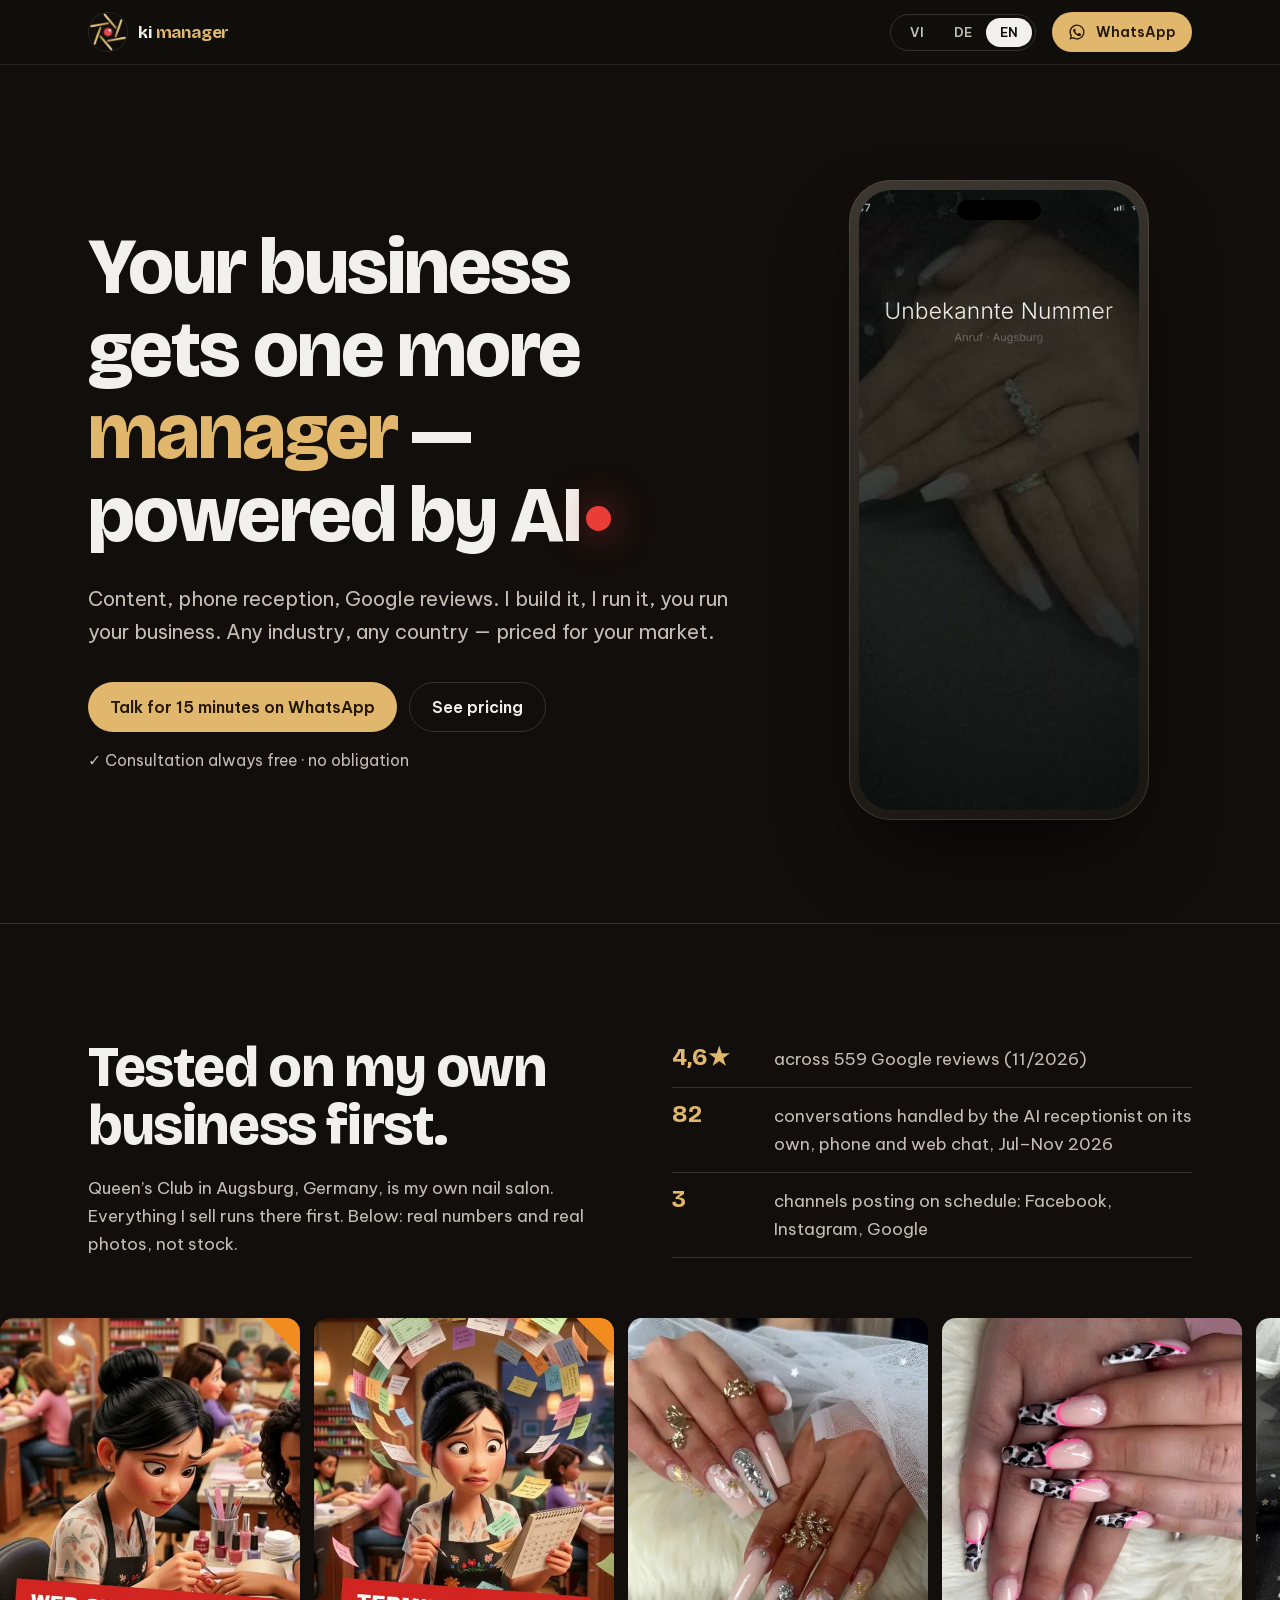
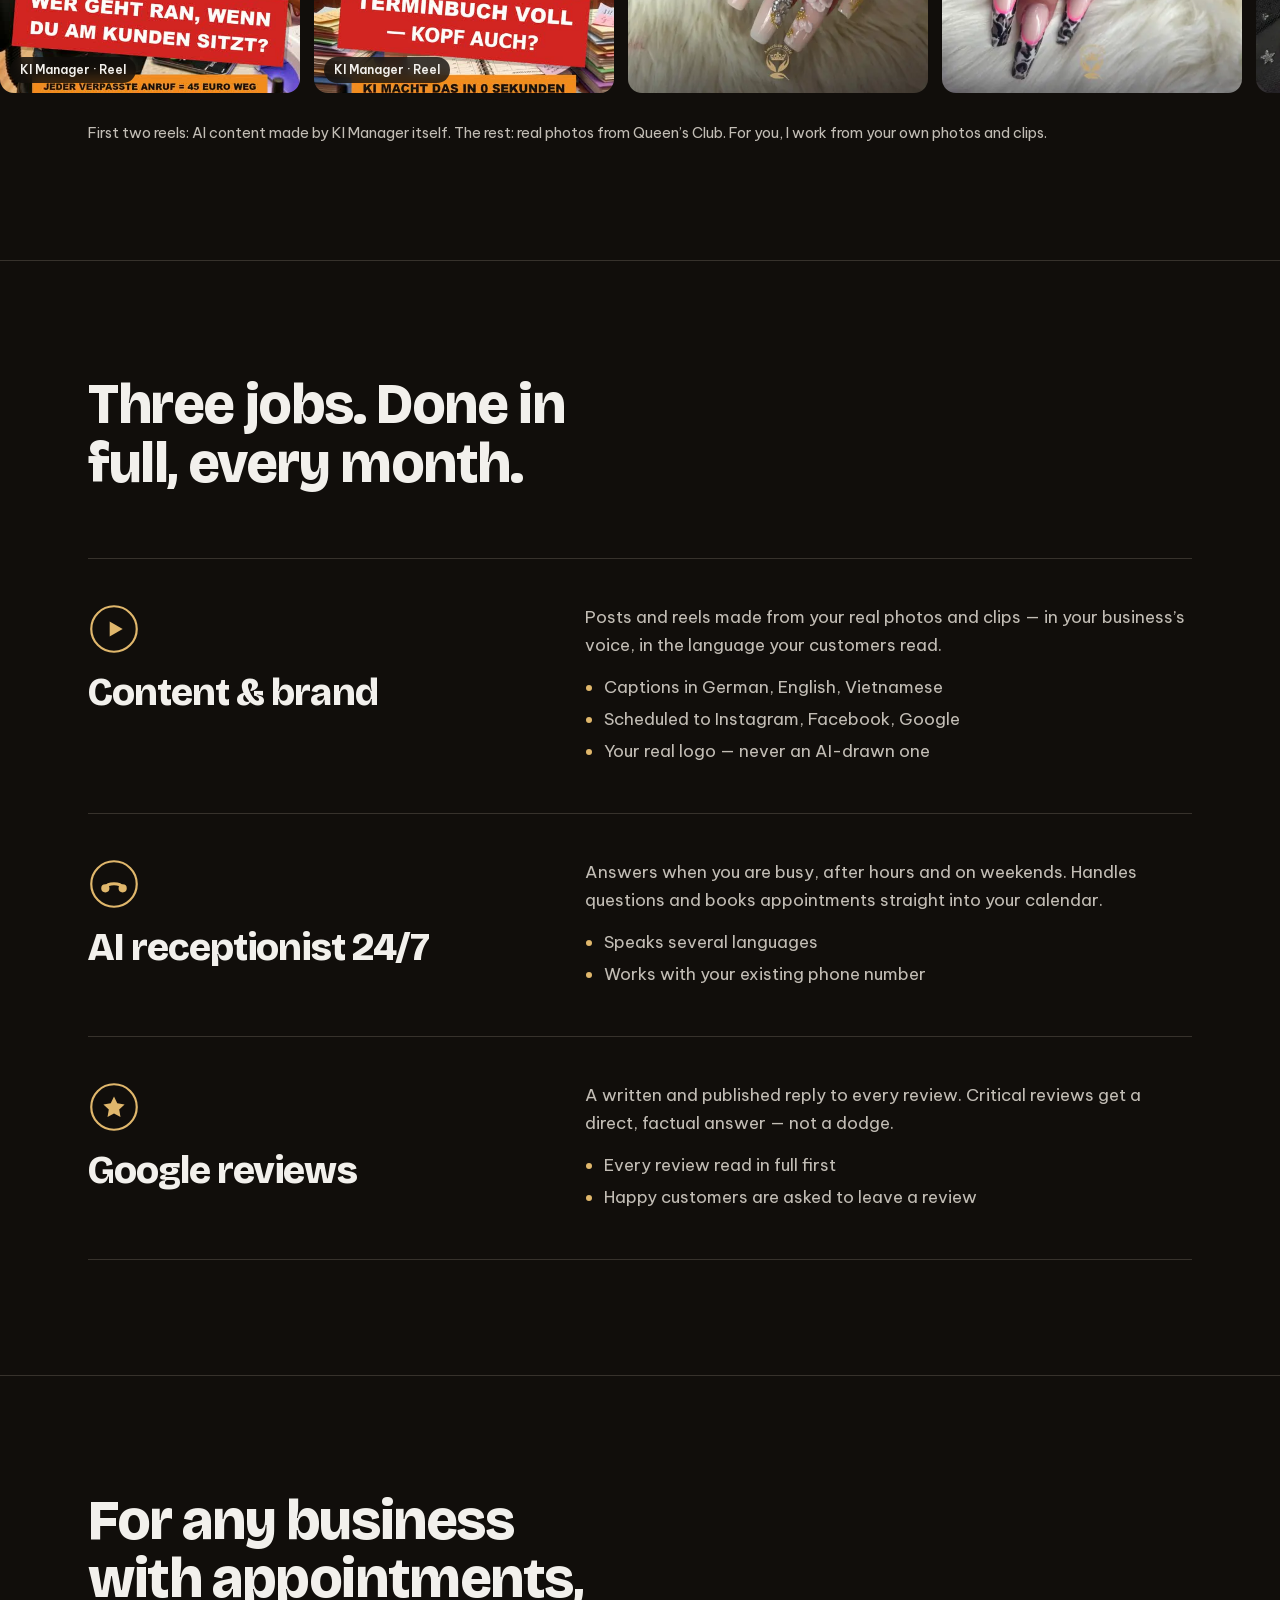
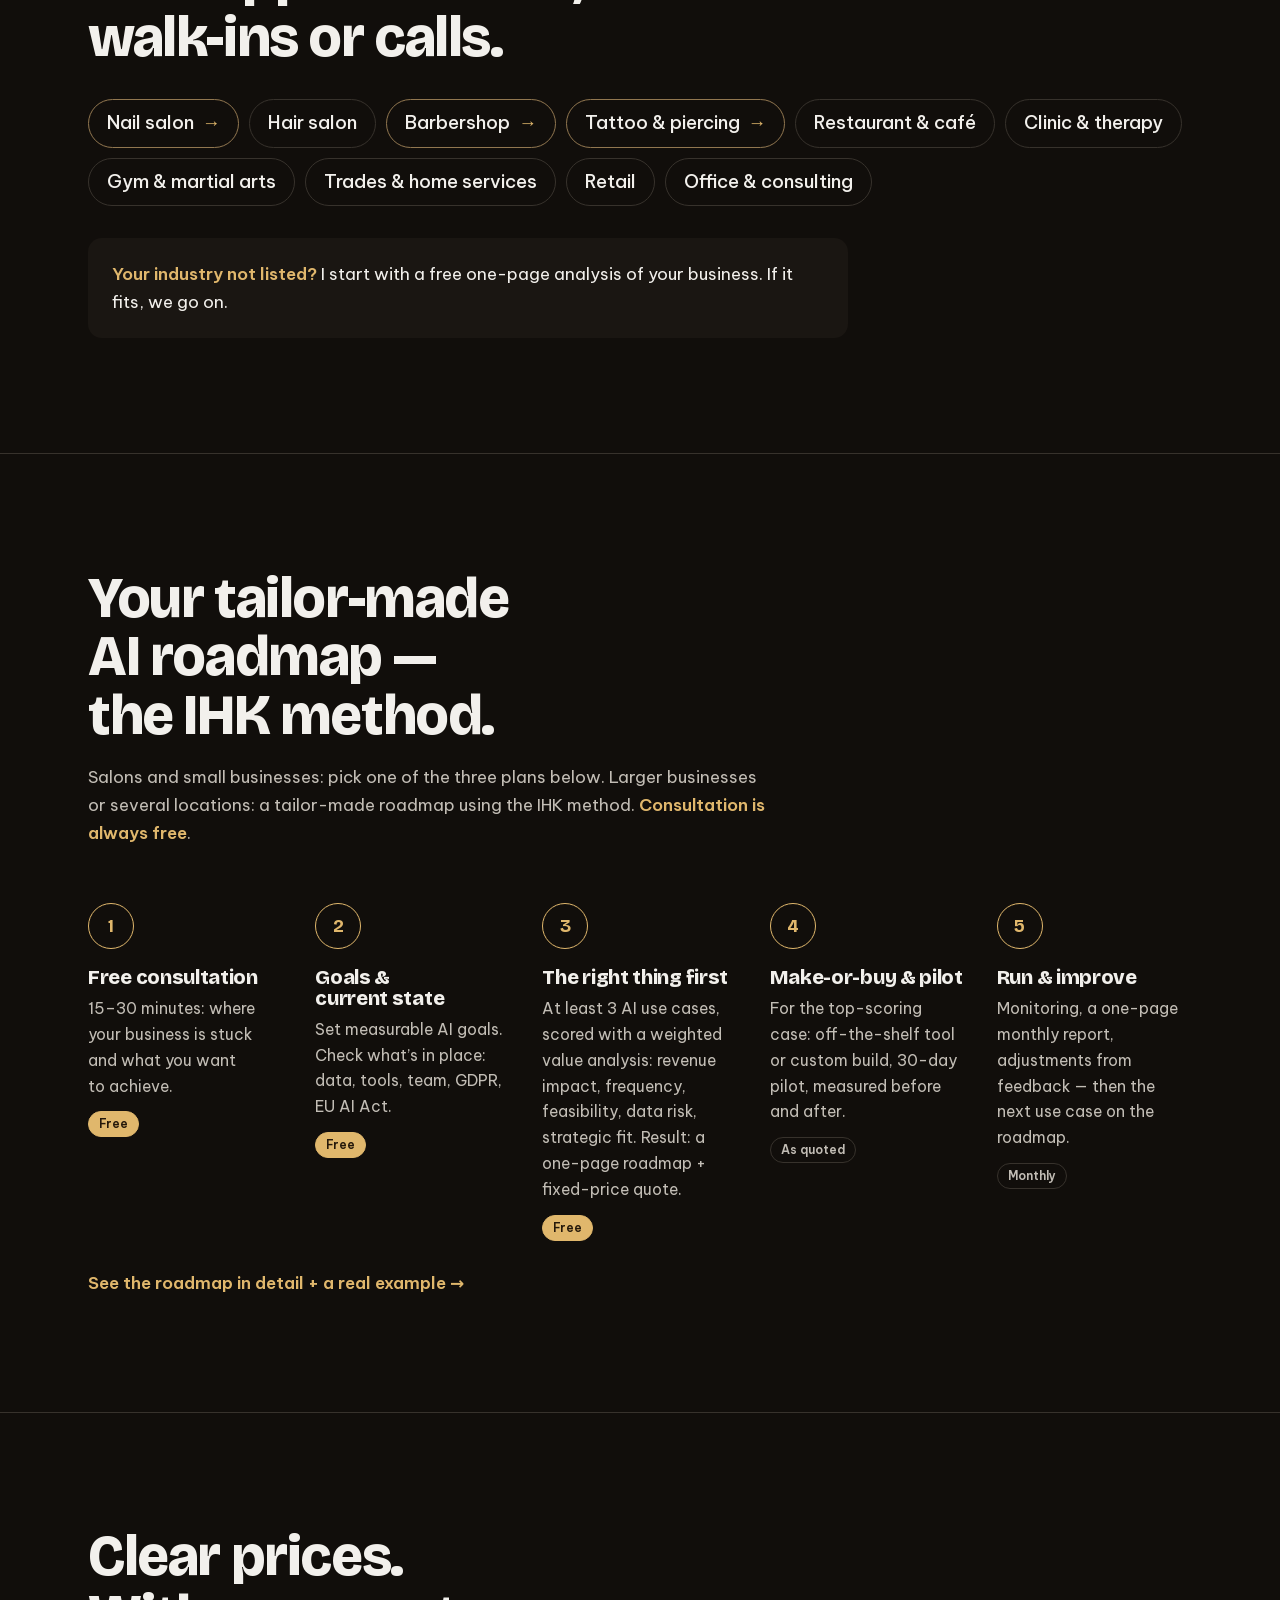
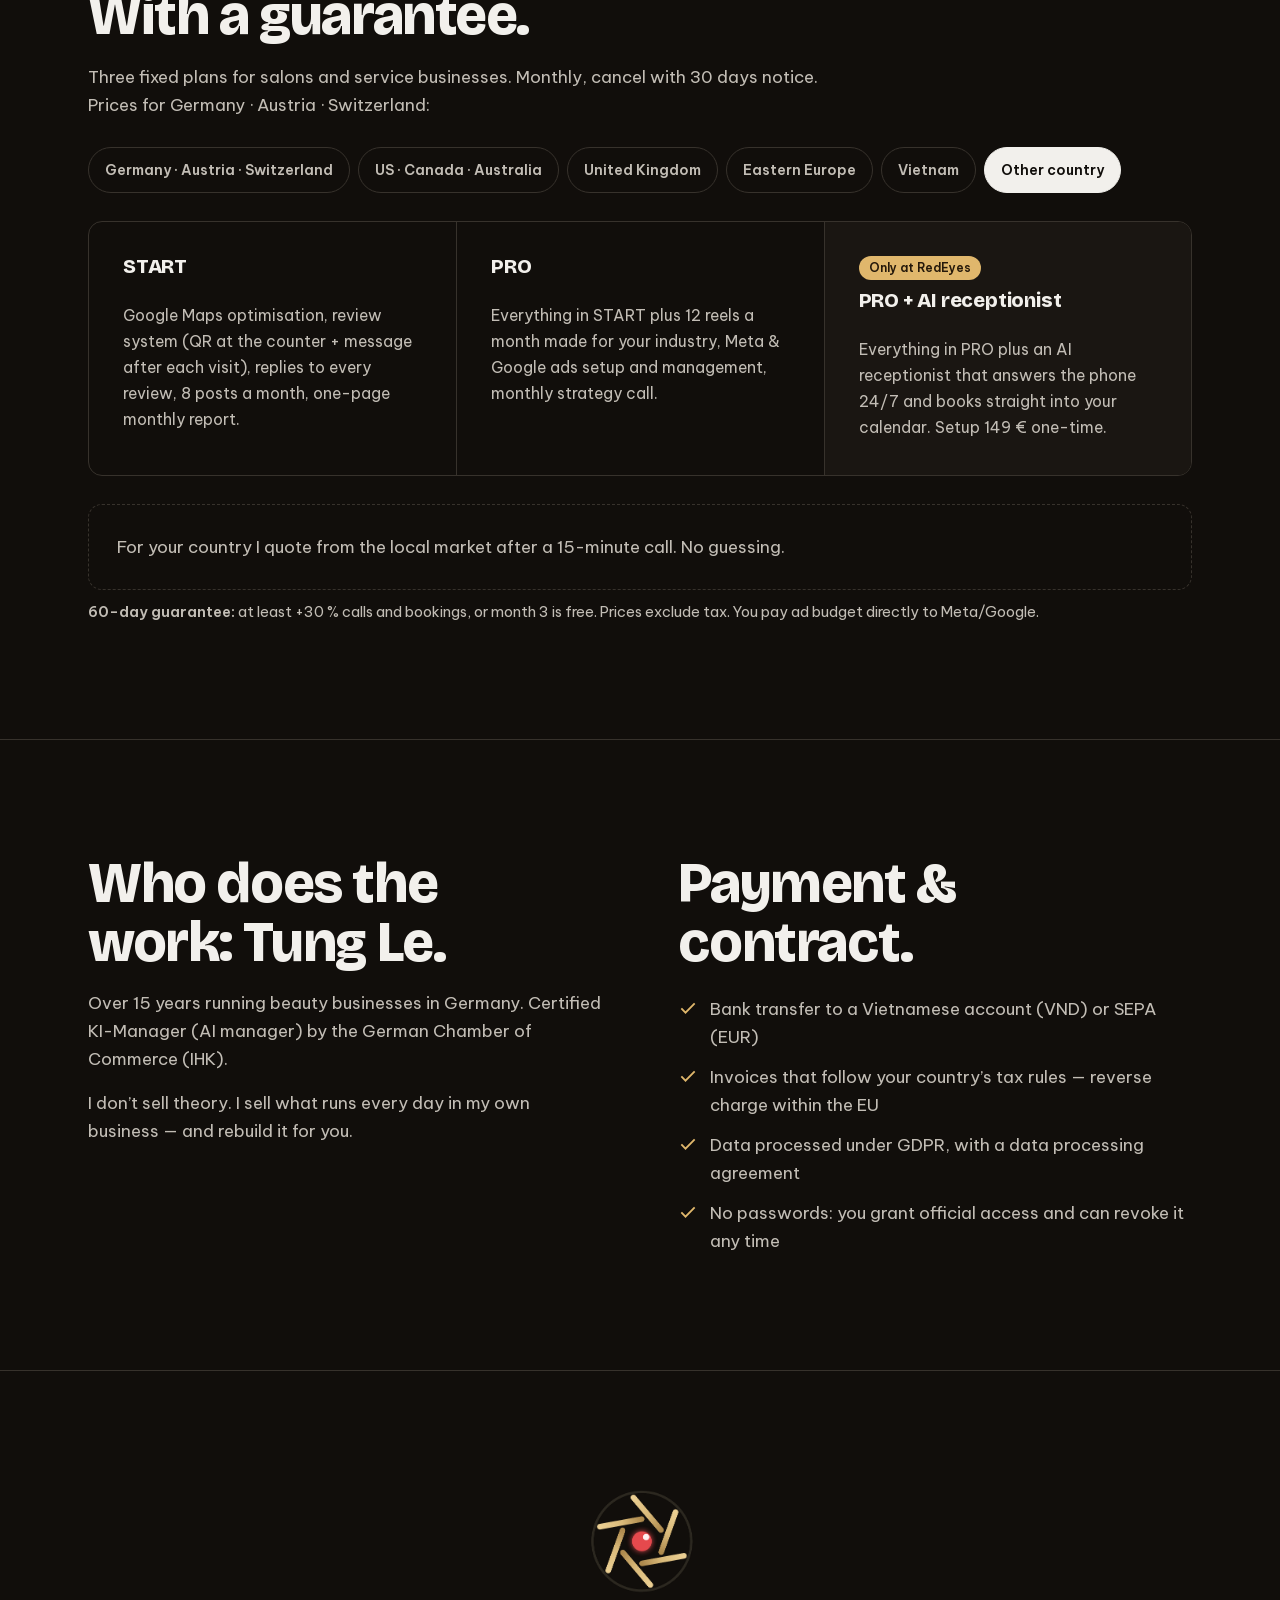
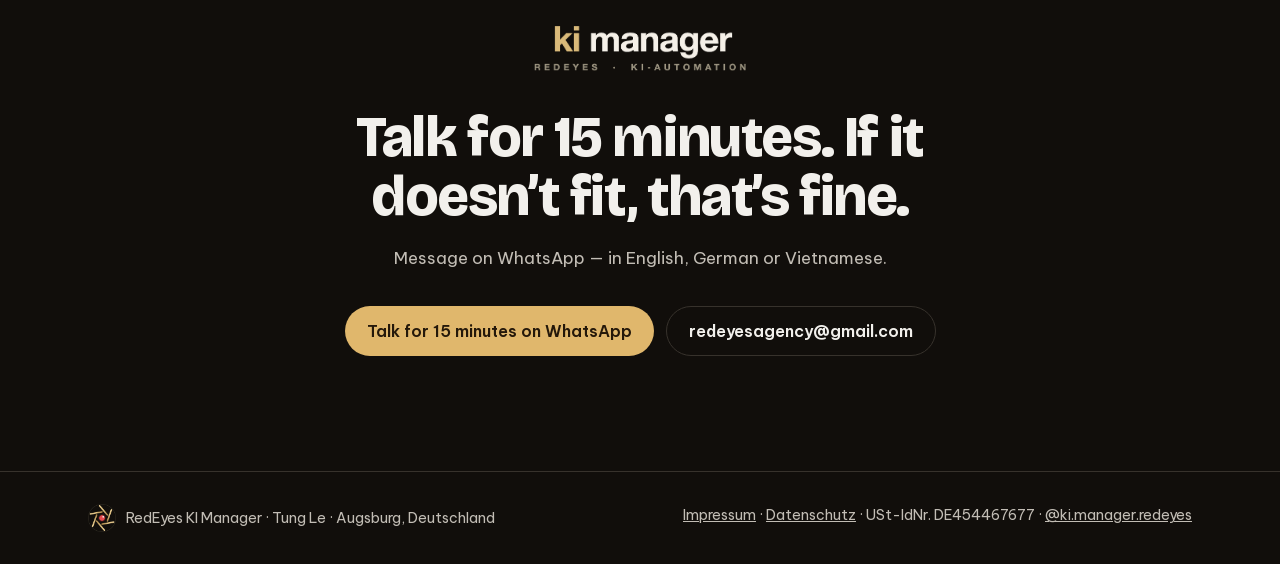
<file: index.html>
<!doctype html>
<html lang="vi">
<head>
<meta charset="utf-8">
<meta name="viewport" content="width=device-width, initial-scale=1, viewport-fit=cover">
<title>RedEyes KI Manager</title>
<meta name="description" content="Nội dung, lễ tân AI và đánh giá Google cho doanh nghiệp mọi ngành. Thử trên tiệm của chính mình trước.">
<meta name="theme-color" content="#16130f">
<link rel="stylesheet" href="fonts/fonts.css">
<link rel="icon" type="image/png" sizes="32x32" href="media/icon-32.png">
<link rel="icon" type="image/png" sizes="192x192" href="media/icon-192.png">
<link rel="apple-touch-icon" href="media/apple-touch-icon.png">
<meta property="og:image" content="https://redeyes-kimanager.github.io/ki-manager/media/og-ki-manager.png">
<meta property="og:image:width" content="1200"><meta property="og:image:height" content="630">
<meta name="twitter:card" content="summary_large_image">
<style>
:root{
  --bg: oklch(0.165 0.008 70);
  --bg-2: oklch(0.205 0.01 70);
  --line: oklch(0.32 0.012 70);
  --ink: oklch(0.955 0.006 80);
  --ink-2: oklch(0.80 0.012 80);
  --gold: oklch(0.80 0.105 82);
  --gold-ink: oklch(0.22 0.03 70);
  --red: oklch(0.62 0.21 27);
  --r: 14px;
  --gut: clamp(16px, 4vw, 48px);
  --max: 1200px;
  --ease: cubic-bezier(.22,1,.36,1);
  --z-sticky: 10;
  color-scheme: dark;
}
*{box-sizing:border-box}
html{-webkit-text-size-adjust:100%;scroll-behavior:smooth}
body{margin:0;background:var(--bg);color:var(--ink);font:400 17px/1.65 "Be Vietnam Pro",system-ui,sans-serif;-webkit-font-smoothing:antialiased}
img,video{display:block;max-width:100%}
a{color:inherit}
h1,h2,h3{font-family:"Bricolage Grotesque",system-ui,sans-serif;font-weight:800;line-height:1.04;letter-spacing:-0.025em;margin:0;text-wrap:balance}
p{margin:0;text-wrap:pretty}
.wrap{max-width:var(--max);margin:0 auto;padding-left:max(var(--gut), env(safe-area-inset-left, 0px));padding-right:max(var(--gut), env(safe-area-inset-right, 0px))}
.skip{position:absolute;left:-9999px}
.skip:focus{left:16px;top:16px;background:var(--gold);color:var(--gold-ink);padding:8px 14px;border-radius:8px;z-index:20}
:focus-visible{outline:2px solid var(--gold);outline-offset:3px;border-radius:6px}

/* header */
body::before{content:"";position:fixed;inset:0 0 auto;height:env(safe-area-inset-top, 0px);z-index:var(--z-sticky);background:var(--bg)}
header{position:sticky;top:env(safe-area-inset-top, 0px);z-index:var(--z-sticky);background:color-mix(in oklch, var(--bg) 86%, transparent);backdrop-filter:saturate(1.2) blur(12px);-webkit-backdrop-filter:saturate(1.2) blur(12px);border-bottom:1px solid color-mix(in oklch, var(--line) 60%, transparent)}
.bar{display:flex;align-items:center;gap:16px;height:64px}
.brand{display:flex;align-items:center;gap:10px;text-decoration:none;margin-right:auto}
.brand img{width:36px;height:36px}
.brand b{font:700 17px/1 "Bricolage Grotesque";letter-spacing:-.01em;white-space:nowrap}
.brand b i{font-style:normal;color:var(--gold)}
.lang{display:flex;border:1px solid var(--line);border-radius:999px;padding:3px}
.lang button{all:unset;cursor:pointer;font:600 13px/1 "Be Vietnam Pro";padding:8px 11px;border-radius:999px;color:var(--ink-2);min-width:24px;text-align:center}
.lang button[aria-pressed="true"]{background:var(--ink);color:var(--bg)}
.btn{display:inline-flex;align-items:center;gap:10px;font:600 16px/1 "Be Vietnam Pro";text-decoration:none;padding:16px 22px;border-radius:999px;background:var(--gold);color:var(--gold-ink);transition:transform .25s var(--ease),background .25s var(--ease);min-height:48px}
.btn:hover{transform:translateY(-1px);background:oklch(0.85 0.1 82)}
.btn:active{transform:translateY(0)}
.btn.ghost{background:transparent;color:var(--ink);border:1px solid var(--line)}
.btn.ghost:hover{background:var(--bg-2)}
.btn svg{width:18px;height:18px;flex:none}
.bar .btn{padding:11px 16px;min-height:40px;font-size:14px}
@media (max-width:620px){.bar .btn span{display:none}.bar .btn{padding:11px}}

/* hero */
.hero{padding:clamp(48px,9vw,120px) 0 clamp(56px,8vw,104px)}
.hero .wrap{display:grid;grid-template-columns:1.25fr .75fr;gap:clamp(32px,6vw,80px);align-items:center}
.hero h1{font-size:clamp(2.6rem,6.2vw,5.4rem)}
.hero h1 em{font-style:normal;color:var(--gold)}
.dot{display:inline-block;width:.32em;height:.32em;border-radius:50%;background:var(--red);vertical-align:.12em;margin-left:.06em;box-shadow:0 0 .5em color-mix(in oklch,var(--red) 70%,transparent)}
.hero p.lead{font-size:clamp(1.05rem,1.6vw,1.25rem);color:var(--ink-2);max-width:56ch;margin-top:26px}
.cta{display:flex;flex-wrap:wrap;gap:12px;margin-top:34px}
.phone{justify-self:center;width:min(300px,78vw);aspect-ratio:9/19.2;border-radius:42px;padding:10px;background:linear-gradient(160deg,oklch(0.34 0.012 70),oklch(0.2 0.01 70));box-shadow:0 40px 90px -30px oklch(0 0 0 / .8),inset 0 0 0 1px oklch(0.45 0.015 75 / .5);position:relative}
.phone video{width:100%;height:100%;object-fit:cover;border-radius:33px;background:#000}
.phone::after{content:"";position:absolute;top:20px;left:50%;translate:-50% 0;width:28%;height:20px;border-radius:20px;background:#000}
@media (max-width:860px){.hero .wrap{grid-template-columns:1fr}.phone{width:min(260px,70vw)}}

/* sections */
section{padding:clamp(64px,9vw,128px) 0}
.h2{font-size:clamp(2rem,4.4vw,3.6rem);max-width:18ch}
.sub{color:var(--ink-2);max-width:62ch;margin-top:18px;font-size:1.06rem}
.rule{border-top:1px solid var(--line)}

/* proof */
.proof-head{display:grid;grid-template-columns:1fr 1fr;gap:clamp(24px,5vw,64px);align-items:end}
.facts{list-style:none;margin:0;padding:0;display:grid;gap:14px}
.facts li{display:flex;gap:14px;align-items:baseline;padding-bottom:14px;border-bottom:1px solid var(--line)}
.facts strong{font:700 1.5rem/1 "Bricolage Grotesque";color:var(--gold);white-space:nowrap;min-width:5.5ch}
.facts span{color:var(--ink-2)}
@media (max-width:860px){.proof-head{grid-template-columns:1fr}}
.strip{margin-top:clamp(36px,5vw,56px);display:grid;grid-auto-flow:column;grid-auto-columns:clamp(220px,26vw,300px);gap:14px;overflow-x:auto;scroll-snap-type:x mandatory;padding:4px var(--gut) 18px;scrollbar-width:thin;scrollbar-color:var(--line) transparent;max-width:calc(var(--max) + 2*var(--gut));margin-inline:auto}
.strip figure{margin:0;scroll-snap-align:start;border-radius:var(--r);overflow:hidden;aspect-ratio:4/5;background:var(--bg-2);position:relative}
.strip img,.strip video{width:100%;height:100%;object-fit:cover;transition:transform .9s var(--ease)}
.strip figure:hover img{transform:scale(1.035)}
.strip .tag{position:absolute;left:10px;bottom:10px;font:600 12px/1 "Be Vietnam Pro";background:oklch(0.16 0.008 70 / .8);backdrop-filter:blur(6px);padding:7px 10px;border-radius:999px}
.note{color:var(--ink-2);font-size:.92rem;margin-top:10px}

/* services */
.svc{margin-top:clamp(36px,5vw,64px);display:grid}
.svc article{display:grid;grid-template-columns:minmax(0,5fr) minmax(0,7fr);gap:clamp(20px,5vw,72px);padding:clamp(28px,4vw,44px) 0;border-top:1px solid var(--line)}
.svc article:last-child{border-bottom:1px solid var(--line)}
.svh{display:flex;flex-direction:column;gap:18px}
.ico{width:52px;height:52px;color:var(--gold)}
.svc h3{font-size:clamp(1.6rem,3vw,2.4rem)}
.svc p{color:var(--ink-2);max-width:58ch}
.svc ul{margin:14px 0 0;padding-left:1.1em;color:var(--ink-2)}
.svc li{margin:4px 0}
.svc li::marker{color:var(--gold)}
@media (max-width:760px){.svc article{grid-template-columns:1fr}}

/* industries */
.ind{display:flex;flex-wrap:wrap;gap:10px;margin-top:32px;list-style:none;padding:0}
.ind li{font:500 clamp(1rem,1.6vw,1.15rem)/1 "Be Vietnam Pro";padding:14px 18px;border:1px solid var(--line);border-radius:999px}
.offer{margin-top:32px;display:flex;gap:16px;align-items:flex-start;background:var(--bg-2);border-radius:var(--r);padding:22px 24px;max-width:760px}
.offer b{color:var(--gold)}

/* steps (a real sequence) */
.steps{counter-reset:s;list-style:none;padding:0;margin:clamp(36px,5vw,56px) 0 0;display:grid;grid-template-columns:repeat(auto-fit,minmax(220px,1fr));gap:clamp(24px,3vw,40px)}
.steps li{counter-increment:s}
.steps li::before{content:counter(s);display:grid;place-items:center;width:44px;height:44px;border-radius:50%;border:1px solid var(--gold);color:var(--gold);font:700 18px/1 "Bricolage Grotesque";margin-bottom:18px}
.steps h3{font-size:1.35rem;letter-spacing:-.015em}
.steps p{color:var(--ink-2);margin-top:8px}

/* pricing */
.regions{display:flex;flex-wrap:wrap;gap:8px;margin-top:28px}
.regions button{all:unset;cursor:pointer;font:600 14px/1 "Be Vietnam Pro";padding:12px 16px;border-radius:999px;border:1px solid var(--line);color:var(--ink-2);min-height:20px;transition:background .2s var(--ease),color .2s var(--ease)}
.regions button:hover{color:var(--ink)}
.regions button[aria-pressed="true"]{background:var(--ink);color:var(--bg);border-color:var(--ink)}
.prices{margin-top:28px;display:grid;grid-template-columns:repeat(3,1fr);border:1px solid var(--line);border-radius:var(--r);overflow:hidden}
.prices > div{padding:clamp(22px,3vw,34px);display:flex;flex-direction:column;gap:10px}
.prices > div + div{border-left:1px solid var(--line)}
.prices .feat{background:var(--bg-2)}
.prices h3{font-size:1.25rem;letter-spacing:-.01em}
.amt{font:800 clamp(2rem,3.6vw,2.8rem)/1 "Bricolage Grotesque";letter-spacing:-.02em;margin-top:6px;font-variant-numeric:tabular-nums}
.amt small{display:block;margin-top:8px;font:500 .95rem/1 "Be Vietnam Pro";color:var(--ink-2);letter-spacing:0}
.prices p{color:var(--ink-2);font-size:.98rem}
.prices .pill{align-self:flex-start;font:600 12px/1 "Be Vietnam Pro";background:var(--gold);color:var(--gold-ink);padding:6px 10px;border-radius:999px}
.ask{margin-top:28px;padding:28px;border:1px dashed var(--line);border-radius:var(--r);color:var(--ink-2)}
@media (max-width:860px){.prices{grid-template-columns:1fr}.prices > div + div{border-left:0;border-top:1px solid var(--line)}}

/* about + pay */
.two{display:grid;grid-template-columns:1fr 1fr;gap:clamp(36px,6vw,96px)}
.two p{color:var(--ink-2);margin-top:16px;max-width:56ch}
.checks{list-style:none;padding:0;margin:22px 0 0;display:grid;gap:12px}
.checks li{display:flex;gap:12px;color:var(--ink-2)}
.checks svg{flex:none;width:20px;height:20px;margin-top:3px;color:var(--gold)}
@media (max-width:860px){.two{grid-template-columns:1fr}}

/* final */
.final{text-align:center}
.final .h2{margin:0 auto;max-width:20ch}
.final .cta{justify-content:center}
.final .sub{margin-inline:auto}
footer{border-top:1px solid var(--line);padding:32px 0 calc(32px + env(safe-area-inset-bottom));color:var(--ink-2);font-size:.9rem}
footer .wrap{display:flex;flex-wrap:wrap;gap:8px 24px;justify-content:space-between}

/* motion: content is visible by default, motion only enhances */
@media (prefers-reduced-motion:no-preference){
  .js .rv{opacity:0;translate:0 18px;filter:blur(4px);transition:opacity .9s var(--ease),translate .9s var(--ease),filter .9s var(--ease)}
  .js .rv.in{opacity:1;translate:0 0;filter:none}
  .amt{transition:opacity .25s var(--ease)}
  .amt.swap{opacity:0}
}
@media (prefers-reduced-motion:reduce){html{scroll-behavior:auto}}


.crumb{display:inline-flex;gap:8px;align-items:center;color:var(--ink-2);text-decoration:none;font:500 14px/1 "Be Vietnam Pro";margin-bottom:28px}
.crumb:hover{color:var(--ink)}
.ind a{color:inherit;text-decoration:none;display:inline-flex;gap:8px;align-items:center}
.ind li:has(a){border-color:color-mix(in oklch,var(--gold) 55%,var(--line));transition:background .2s var(--ease)}
.ind li:has(a):hover{background:var(--bg-2)}
.ind a::after{content:"→";color:var(--gold)}
.chat{justify-self:center;width:min(340px,86vw);background:var(--bg-2);border:1px solid var(--line);border-radius:28px;padding:18px 16px 16px;box-shadow:0 40px 90px -30px oklch(0 0 0 / .8)}
.chat-top{display:flex;align-items:center;gap:10px;padding:0 4px 14px;border-bottom:1px solid var(--line);margin-bottom:14px}
.chat-top img{width:30px;height:30px}
.chat-top b{font:600 14px/1.2 "Be Vietnam Pro"}
.chat-top small{display:block;color:var(--ink-2);font:400 12px/1.3 "Be Vietnam Pro"}
.msg{max-width:84%;padding:10px 13px;border-radius:16px;font-size:15px;line-height:1.45;margin:6px 0}
.msg.in{background:oklch(0.27 0.012 70);border-bottom-left-radius:5px}
.msg.out{background:var(--gold);color:var(--gold-ink);margin-left:auto;border-bottom-right-radius:5px}
.chat-note{color:var(--ink-2);font-size:12px;text-align:center;margin-top:12px}
@media (prefers-reduced-motion:no-preference){.js .msg{opacity:0;translate:0 8px;transition:opacity .5s var(--ease),translate .5s var(--ease)}.js .chat.in .msg{opacity:1;translate:0 0}
.js .chat.in .msg:nth-child(2){transition-delay:.5s}.js .chat.in .msg:nth-child(3){transition-delay:1.1s}.js .chat.in .msg:nth-child(4){transition-delay:1.7s}.js .chat.in .msg:nth-child(5){transition-delay:2.3s}}
.pains{list-style:none;padding:0;margin:clamp(36px,5vw,56px) 0 0;display:grid}
.pains li{display:grid;grid-template-columns:minmax(0,5fr) minmax(0,7fr);gap:clamp(16px,5vw,72px);padding:clamp(24px,3.5vw,36px) 0;border-top:1px solid var(--line)}
.pains li:last-child{border-bottom:1px solid var(--line)}
.pains h3{font-size:clamp(1.3rem,2.4vw,1.8rem);letter-spacing:-.015em}
.pains p{color:var(--ink-2);max-width:58ch}
@media (max-width:760px){.pains li{grid-template-columns:1fr}}
.honest{margin-top:28px;background:var(--bg-2);border-radius:var(--r);padding:24px 26px;max-width:760px;color:var(--ink-2)}
.honest b{color:var(--ink)}
.legal{max-width:760px}
.legal h1{font-size:clamp(2.2rem,5vw,3.6rem);margin-bottom:28px}
.legal h2{font-size:1.35rem;margin:34px 0 10px;letter-spacing:-.01em}
.legal p,.legal li{color:var(--ink-2)}
.legal a{color:var(--gold)}
.foot-links a{color:var(--ink-2)}


.free-tag{display:inline-block;font:600 12px/1 "Be Vietnam Pro";padding:6px 10px;border-radius:999px;border:1px solid var(--line);color:var(--ink-2);margin-top:12px}
.free-tag.f{background:var(--gold);color:var(--gold-ink);border-color:var(--gold)}
.hero-free{margin-top:16px;color:var(--ink-2);font-size:.98rem}
.st-sub{color:var(--ink-2);max-width:62ch;margin-top:18px;font-size:1.06rem}.st-sub b{color:var(--gold)}
.st-link{display:inline-block;margin-top:28px;color:var(--gold);font-weight:600;text-decoration:none}.st-link:hover{text-decoration:underline}
.steps5{counter-reset:s;list-style:none;padding:0;margin:clamp(36px,5vw,56px) 0 0;display:grid;grid-template-columns:repeat(auto-fit,minmax(190px,1fr));gap:clamp(20px,2.6vw,32px)}
.steps5 li{counter-increment:s}
.steps5 li::before{content:counter(s);display:grid;place-items:center;width:44px;height:44px;border-radius:50%;border:1px solid var(--gold);color:var(--gold);font:700 18px/1 "Bricolage Grotesque";margin-bottom:18px}
.steps5 h3{font-size:1.25rem;letter-spacing:-.015em}.steps5 p{color:var(--ink-2);margin-top:8px;font-size:.98rem}
.nw-wrap{overflow-x:auto;margin-top:32px;border:1px solid var(--line);border-radius:var(--r)}
.nw{border-collapse:collapse;width:100%;min-width:620px;font-variant-numeric:tabular-nums}
.nw th,.nw td{padding:14px 16px;text-align:center;border-bottom:1px solid var(--line)}
.nw th:first-child,.nw td:first-child{text-align:left}
.nw thead th{font:600 13px/1.3 "Be Vietnam Pro";color:var(--ink-2);background:var(--bg-2)}
.nw td{color:var(--ink-2)}.nw td.top{color:var(--ink);font-weight:600;background:color-mix(in oklch,var(--gold) 12%,transparent)}
.nw tfoot td{font:800 1.3rem/1 "Bricolage Grotesque";color:var(--ink);border-bottom:0}
.nw tfoot td:first-child{font:600 14px/1.3 "Be Vietnam Pro"}
.nw tfoot td.top{color:var(--gold-ink);background:var(--gold)}


.brand img{width:40px;height:40px}
.final-logo{display:block;width:clamp(170px,20vw,220px);height:auto;margin:0 auto 34px}
.foot-brand{display:inline-flex;align-items:center;gap:10px}.foot-brand img{width:28px;height:28px}
</style>
</head>
<body>
<a class="skip" href="#main" data-i="skip">Bỏ qua tới nội dung</a>

<header>
  <div class="wrap bar">
    <a class="brand" href="#top" aria-label="RedEyes KI Manager">
      <img src="media/icon-96.png" alt="" width="40" height="40">
      <b>ki <i>manager</i></b>
    </a>
    <div class="lang" role="group" aria-label="Language">
      <button type="button" data-lang="vi" aria-pressed="true">VI</button>
      <button type="button" data-lang="de" aria-pressed="false">DE</button>
      <button type="button" data-lang="en" aria-pressed="false">EN</button>
    </div>
    <a class="btn wa" href="#" target="_blank" rel="noopener">
      <svg viewBox="0 0 24 24" fill="currentColor" aria-hidden="true"><path d="M12 2a10 10 0 0 0-8.6 15.1L2 22l5-1.3A10 10 0 1 0 12 2Zm0 18.2a8.2 8.2 0 0 1-4.2-1.2l-.3-.2-3 .8.8-2.9-.2-.3A8.2 8.2 0 1 1 12 20.2Zm4.5-6.1c-.2-.1-1.5-.7-1.7-.8-.2-.1-.4-.1-.6.1l-.8 1c-.1.2-.3.2-.5.1a6.7 6.7 0 0 1-3.3-2.9c-.3-.4.3-.4.7-1.4.1-.2 0-.3 0-.4l-.8-1.8c-.2-.5-.4-.4-.6-.4h-.5a1 1 0 0 0-.7.3 3 3 0 0 0-.9 2.2 5.2 5.2 0 0 0 1.1 2.7 11.8 11.8 0 0 0 4.5 4c1.7.7 2.3.8 3.2.6.5-.1 1.5-.6 1.7-1.2.2-.6.2-1.1.1-1.2l-.4-.3Z"/></svg>
      <span data-i="wa_short">WhatsApp</span>
    </a>
  </div>
</header>

<main id="main">
  <section class="hero" id="top" aria-labelledby="h1">
    <div class="wrap">
      <div>
        <h1 id="h1" class="rv" data-i="h1">Doanh nghiệp của bạn có thêm một <em>người quản lý</em> — chạy bằng AI<span class="dot" aria-hidden="true"></span></h1>
        <p class="lead rv" data-i="lead">Nội dung, lễ tân điện thoại, đánh giá Google. Tôi dựng, tôi vận hành, bạn lo việc chính. Mọi ngành, mọi nước — giá theo nơi bạn ở.</p>
        <div class="cta rv">
          <a class="btn wa" href="#" target="_blank" rel="noopener"><span data-i="cta1">Nói chuyện 15 phút qua WhatsApp</span></a>
          <a class="btn ghost" href="#gia" data-i="cta2">Xem bảng giá</a>
        </div>
        <p class="hero-free rv" data-i="hero_free">✓ Tư vấn luôn miễn phí · không ràng buộc</p>
      </div>
      <div class="phone rv" aria-hidden="true">
        <video src="media/hero_2147.mp4" poster="media/hero_2147.jpg" autoplay muted loop playsinline preload="metadata"></video>
      </div>
    </div>
  </section>

  <section class="rule" id="that" aria-labelledby="h-proof">
    <div class="wrap proof-head">
      <div>
        <h2 class="h2 rv" id="h-proof" data-i="p_h">Tôi thử trên doanh nghiệp của chính mình trước.</h2>
        <p class="sub rv" data-i="p_sub">Queen's Club ở Augsburg là tiệm nail của tôi. Mọi thứ tôi bán đều chạy ở đó trước. Dưới đây là số thật và ảnh thật, không phải ảnh mẫu.</p>
      </div>
      <ul class="facts rv">
        <li><strong>4,6★</strong><span data-i="f1">trên 559 đánh giá Google (11/2026)</span></li>
        <li><strong>82</strong><span data-i="f2">cuộc trò chuyện do lễ tân AI tự trả lời, điện thoại và chat web, 07–11/2026</span></li>
        <li><strong>3</strong><span data-i="f3">kênh tự đăng theo lịch: Facebook, Instagram, Google</span></li>
      </ul>
    </div>
    <div class="strip" tabindex="0" role="region" aria-label="Queen's Club">
      <figure><video src="media/reel_missed.mp4" poster="media/reel_missed.jpg" muted loop playsinline preload="none" data-hover></video><span class="tag">KI Manager · Reel</span></figure>
      <figure><video src="media/reel_zettel.mp4" poster="media/reel_zettel.jpg" muted loop playsinline preload="none" data-hover></video><span class="tag">KI Manager · Reel</span></figure>
      <figure><img src="media/n013_s.webp" srcset="media/n013_s.webp 480w, media/n013.webp 900w" sizes="300px" alt="" loading="lazy" width="480" height="600"></figure>
      <figure><img src="media/n012_s.webp" srcset="media/n012_s.webp 480w, media/n012.webp 900w" sizes="300px" alt="" loading="lazy" width="480" height="600"></figure>
      <figure><img src="media/n017_s.webp" srcset="media/n017_s.webp 480w, media/n017.webp 900w" sizes="300px" alt="" loading="lazy" width="480" height="600"></figure>
      <figure><img src="media/n035_s.webp" srcset="media/n035_s.webp 480w, media/n035.webp 900w" sizes="300px" alt="" loading="lazy" width="480" height="600"></figure>
      <figure><img src="media/n018_s.webp" srcset="media/n018_s.webp 480w, media/n018.webp 900w" sizes="300px" alt="" loading="lazy" width="480" height="600"></figure>
      <figure><img src="media/n004_s.webp" srcset="media/n004_s.webp 480w, media/n004.webp 900w" sizes="300px" alt="" loading="lazy" width="480" height="600"></figure>
      <figure><img src="media/n054_s.webp" srcset="media/n054_s.webp 480w, media/n054.webp 900w" sizes="300px" alt="" loading="lazy" width="480" height="600"></figure>
    </div>
    <div class="wrap"><p class="note" data-i="p_note">Hai reel đầu: nội dung AI của chính KI Manager. Phần còn lại: ảnh thật của Queen's Club. Với bạn, tôi làm từ ảnh và clip của chính doanh nghiệp bạn.</p></div>
  </section>

  <section class="rule" id="dichvu" aria-labelledby="h-svc">
    <div class="wrap">
      <h2 class="h2 rv" id="h-svc" data-i="s_h">Ba việc. Làm trọn, mỗi tháng.</h2>
      <div class="svc">
        <article class="rv">
          <div class="svh"><svg class="ico" viewBox="0 0 24 24" fill="none" stroke="currentColor" stroke-width="1.4" aria-hidden="true"><circle cx="12" cy="12" r="10.5" stroke-width="1"/><path d="M10 8.5v7l6-3.5z" fill="currentColor" stroke="none"/></svg><h3 data-i="s1_h">Nội dung & thương hiệu</h3></div>
          <div>
            <p data-i="s1_p">Bài đăng và reels làm từ ảnh, clip thật của bạn — viết đúng giọng doanh nghiệp, bằng ngôn ngữ khách bạn đọc.</p>
            <ul><li data-i="s1_a">Caption tiếng Đức, Anh, Việt</li><li data-i="s1_b">Tự lên lịch Instagram, Facebook, Google</li><li data-i="s1_c">Dùng logo thật của bạn, không để AI vẽ logo</li></ul>
          </div>
        </article>
        <article class="rv">
          <div class="svh"><svg class="ico" viewBox="0 0 24 24" fill="none" stroke="currentColor" stroke-width="1.4" aria-hidden="true"><circle cx="12" cy="12" r="10.5" stroke-width="1"/><path d="M8 13.5c1.2-2.2 6.8-2.2 8 0" /><circle cx="8" cy="14" r="1.2" fill="currentColor"/><circle cx="16" cy="14" r="1.2" fill="currentColor"/></svg><h3 data-i="s2_h">Lễ tân AI 24/7</h3></div>
          <div>
            <p data-i="s2_p">Nghe máy khi bạn đang bận, sau giờ làm và cuối tuần. Trả lời câu hỏi và ghi lịch hẹn thẳng vào lịch của bạn.</p>
            <ul><li data-i="s2_a">Nói được nhiều thứ tiếng</li><li data-i="s2_b">Dùng số điện thoại sẵn có của bạn</li></ul>
          </div>
        </article>
        <article class="rv">
          <div class="svh"><svg class="ico" viewBox="0 0 24 24" fill="none" stroke="currentColor" stroke-width="1.4" aria-hidden="true"><circle cx="12" cy="12" r="10.5" stroke-width="1"/><path d="M12 7.2l1.5 3.1 3.4.5-2.5 2.4.6 3.4-3-1.6-3 1.6.6-3.4-2.5-2.4 3.4-.5z" fill="currentColor" stroke="none"/></svg><h3 data-i="s3_h">Đánh giá Google</h3></div>
          <div>
            <p data-i="s3_p">Soạn và đăng câu trả lời cho từng đánh giá. Đánh giá xấu được trả lời thẳng, đúng sự việc, không né.</p>
            <ul><li data-i="s3_a">Đọc toàn văn trước khi trả lời</li><li data-i="s3_b">Nhắc khách hài lòng để lại đánh giá</li></ul>
          </div>
        </article>
      </div>
    </div>
  </section>

  <section class="rule" aria-labelledby="h-ind">
    <div class="wrap">
      <h2 class="h2 rv" id="h-ind" data-i="i_h">Cho mọi doanh nghiệp có khách hẹn, khách ghé, khách gọi.</h2>
      <ul class="ind rv">
        <li><a href="nail/" data-i="i1">Tiệm nail</a></li><li data-i="i2">Salon tóc</li><li><a href="barbershop/" data-i="i9">Barbershop</a></li><li><a href="tattoo/" data-i="i10">Tattoo & piercing</a></li><li data-i="i3">Nhà hàng & café</li><li data-i="i4">Phòng khám & trị liệu</li><li data-i="i5">Phòng tập & võ thuật</li><li data-i="i6">Thợ & dịch vụ tại nhà</li><li data-i="i7">Cửa hàng bán lẻ</li><li data-i="i8">Văn phòng & tư vấn</li>
      </ul>
      <div class="offer rv"><p data-i="i_offer"><b>Ngành của bạn chưa có trong danh sách?</b> Tôi làm trước một trang phân tích miễn phí cho doanh nghiệp của bạn. Thấy hợp thì mình làm tiếp.</p></div>
    </div>
  </section>

  <section class="rule" aria-labelledby="h-steps">
    <div class="wrap">
      <h2 class="h2 rv" id="h-steps" data-i="st_h">Lộ trình AI may đo — theo phương pháp IHK.</h2>
      <p class="st-sub rv" data-i="st_sub">Không có gói làm sẵn. Mỗi doanh nghiệp một lộ trình riêng. <b>Tư vấn luôn miễn phí</b> — tới khi cầm lộ trình trong tay, bạn không trả đồng nào.</p>
      <ol class="steps5"><li class="rv"><h3 data-i="r0_h">Tư vấn miễn phí</h3><p data-i="r0_p">Nói chuyện 15–30 phút: doanh nghiệp bạn đang vướng ở đâu, muốn đạt gì.</p><span class="free-tag f" data-i="r0_t">Miễn phí</span></li><li class="rv"><h3 data-i="r1_h">Mục tiêu & hiện trạng</h3><p data-i="r1_p">Đặt mục tiêu AI đo được bằng số. Kiểm điều kiện sẵn có: dữ liệu, công cụ, nhân sự, GDPR, EU AI Act.</p><span class="free-tag f" data-i="r1_t">Miễn phí</span></li><li class="rv"><h3 data-i="r2_h">Chọn đúng việc trước</h3><p data-i="r2_p">Ít nhất 3 việc AI có thể làm, chấm điểm có trọng số: doanh thu, tần suất, độ khả thi, rủi ro dữ liệu, độ hợp chiến lược. Kết quả: lộ trình 1 trang + giá trọn gói.</p><span class="free-tag f" data-i="r2_t">Miễn phí</span></li><li class="rv"><h3 data-i="r3_h">Mua sẵn hay tự dựng · chạy thử</h3><p data-i="r3_p">Việc điểm cao nhất: chọn công cụ có sẵn hay dựng riêng, chạy thử 30 ngày, đo số trước và sau.</p><span class="free-tag" data-i="r3_t">Theo báo giá</span></li><li class="rv"><h3 data-i="r4_h">Vận hành & cải tiến</h3><p data-i="r4_p">Theo dõi số liệu, báo cáo 1 trang mỗi tháng, chỉnh theo phản hồi — rồi mới sang việc tiếp theo trong lộ trình.</p><span class="free-tag" data-i="r4_t">Hằng tháng</span></li></ol>
      <a class="st-link rv" href="fahrplan/" data-i="st_link">Xem lộ trình chi tiết + ví dụ thật →</a>
    </div>
  </section>

  <section class="rule" id="gia" aria-labelledby="h-price">
    <div class="wrap">
      <h2 class="h2 rv" id="h-price" data-i="pr_h">Giá rõ ràng. Có cam kết.</h2>
      <p class="sub rv" data-i="pr_sub">Ba gói cố định cho tiệm và doanh nghiệp dịch vụ. Hợp đồng theo tháng, huỷ trước 30 ngày. Giá tại Đức · Áo · Thuỵ Sĩ:</p>
      <div class="regions" role="group" aria-label="Region">
        <button type="button" data-region="dach"></button>
        <button type="button" data-region="us"></button>
        <button type="button" data-region="uk"></button>
        <button type="button" data-region="ee"></button>
        <button type="button" data-region="vn"></button>
        <button type="button" data-region="other"></button>
      </div>
      <div class="prices" id="prices" aria-live="polite">
        <div><h3 data-i="t0_h">START</h3><div class="amt" data-p="start"></div><p data-i="t0_p">Tối ưu Google Maps, hệ thống xin đánh giá (QR tại quầy + tin nhắn sau dịch vụ), trả lời mọi đánh giá, 8 bài mỗi tháng, báo cáo 1 trang.</p></div>
        <div><h3 data-i="t1_h">PRO</h3><div class="amt" data-p="pro"></div><p data-i="t1_p">Toàn bộ START, thêm 12 reels mỗi tháng làm riêng theo ngành, setup và quản lý quảng cáo Meta &amp; Google, gọi tư vấn mỗi tháng.</p></div>
        <div class="feat"><span class="pill" data-i="t2_pill">Chỉ có ở RedEyes</span><h3 data-i="t2_h">PRO + Lễ tân AI</h3><div class="amt" data-p="mia"></div><p data-i="t2_p">Toàn bộ PRO, thêm lễ tân AI nghe máy 24/7 bằng tiếng Đức, tự ghi lịch hẹn vào lịch của bạn. Setup 149 € một lần.</p></div>
      </div>
      <div class="ask" id="ask" hidden><p data-i="pr_other">Với nước của bạn, tôi báo giá theo thị trường tại chỗ sau cuộc gọi 15 phút. Không đoán giá.</p></div>
      <p class="note" data-i="pr_note"><b>Cam kết 60 ngày:</b> cuộc gọi + lịch hẹn không tăng ít nhất 30 % → tháng thứ 3 miễn phí. Giá chưa gồm thuế. Ngân sách quảng cáo bạn trả thẳng cho Meta/Google.</p>
    </div>
  </section>

  <section class="rule" aria-labelledby="h-about">
    <div class="wrap two">
      <div class="rv">
        <h2 class="h2" id="h-about" data-i="a_h">Người làm: Tung Le.</h2>
        <p data-i="a_p1">Hơn 15 năm làm chủ doanh nghiệp làm đẹp ở Đức. Đã thi đỗ chứng chỉ KI-Manager/-in (IHK).</p>
        <p data-i="a_p2">Tôi không bán lý thuyết. Tôi bán những thứ đang chạy mỗi ngày ở doanh nghiệp của chính mình — rồi dựng lại cho bạn.</p>
      </div>
      <div class="rv">
        <h2 class="h2" data-i="pay_h">Thanh toán & hợp đồng.</h2>
        <ul class="checks">
          <li><svg viewBox="0 0 24 24" fill="none" stroke="currentColor" stroke-width="2.2" aria-hidden="true"><path d="M4 12.5l5 5L20 6.5"/></svg><span data-i="pay1">Chuyển khoản ngân hàng Việt Nam (VND) hoặc SEPA (EUR)</span></li>
          <li><svg viewBox="0 0 24 24" fill="none" stroke="currentColor" stroke-width="2.2" aria-hidden="true"><path d="M4 12.5l5 5L20 6.5"/></svg><span data-i="pay2">Hoá đơn đúng luật thuế nước bạn — trong EU theo Reverse Charge</span></li>
          <li><svg viewBox="0 0 24 24" fill="none" stroke="currentColor" stroke-width="2.2" aria-hidden="true"><path d="M4 12.5l5 5L20 6.5"/></svg><span data-i="pay3">Dữ liệu xử lý theo GDPR, có hợp đồng xử lý dữ liệu</span></li>
          <li><svg viewBox="0 0 24 24" fill="none" stroke="currentColor" stroke-width="2.2" aria-hidden="true"><path d="M4 12.5l5 5L20 6.5"/></svg><span data-i="pay4">Không xin mật khẩu: bạn cấp quyền chính thức, rút lại lúc nào cũng được</span></li>
        </ul>
      </div>
    </div>
  </section>

  <section class="rule final" aria-labelledby="h-final">
    <div class="wrap">
      <img class="final-logo rv" src="media/logo-stacked.png" alt="ki manager · RedEyes KI-Automation" width="559" height="480" loading="lazy">
      <h2 class="h2 rv" id="h-final" data-i="fi_h">Nói chuyện 15 phút. Không hợp thì thôi.</h2>
      <p class="sub rv" data-i="fi_sub">Nhắn WhatsApp, viết bằng tiếng Việt, Đức hay Anh đều được.</p>
      <div class="cta rv">
        <a class="btn wa" href="#" target="_blank" rel="noopener"><span data-i="cta1">Nói chuyện 15 phút qua WhatsApp</span></a>
        <a class="btn ghost" href="mailto:redeyesagency@gmail.com">redeyesagency@gmail.com</a>
      </div>
    </div>
  </section>
</main>

<footer>
  <div class="wrap">
    <span class="foot-brand"><img src="media/icon-96.png" alt="" width="28" height="28" loading="lazy">RedEyes KI Manager · Tung Le · Augsburg, Deutschland</span>
    <span class="foot-links"><a href="impressum/">Impressum</a> · <a href="datenschutz/">Datenschutz</a> · USt-IdNr. DE454467677 · <a href="https://www.instagram.com/ki.manager.redeyes/" target="_blank" rel="noopener">@ki.manager.redeyes</a></span>
  </div>
</footer>

<script>
(() => {
  document.documentElement.classList.add('js');
  const WA = '491786393980';

  const T = {
    vi: {
      skip:'Bỏ qua tới nội dung', wa_short:'WhatsApp',
      h1:'Doanh nghiệp của bạn có thêm một <em>người quản lý</em> — chạy bằng AI<span class="dot" aria-hidden="true"></span>',
      lead:'Nội dung, lễ tân điện thoại, đánh giá Google. Tôi dựng, tôi vận hành, bạn lo việc chính. Mọi ngành, mọi nước — giá theo nơi bạn ở.',
      cta1:'Nói chuyện 15 phút qua WhatsApp', cta2:'Xem bảng giá',
      p_h:'Tôi thử trên doanh nghiệp của chính mình trước.',
      p_sub:"Queen's Club ở Augsburg là tiệm nail của tôi. Mọi thứ tôi bán đều chạy ở đó trước. Dưới đây là số thật và ảnh thật, không phải ảnh mẫu.",
      f1:'trên 559 đánh giá Google (11/2026)', f2:'cuộc trò chuyện do lễ tân AI tự trả lời, điện thoại và chat web, 07–11/2026', f3:'kênh tự đăng theo lịch: Facebook, Instagram, Google',
      p_note:"Hai reel đầu: nội dung AI của chính KI Manager. Phần còn lại: ảnh thật của Queen's Club. Với bạn, tôi làm từ ảnh và clip của chính doanh nghiệp bạn.",
      s_h:'Ba việc. Làm trọn, mỗi tháng.',
      s1_h:'Nội dung & thương hiệu', s1_p:'Bài đăng và reels làm từ ảnh, clip thật của bạn — viết đúng giọng doanh nghiệp, bằng ngôn ngữ khách bạn đọc.',
      s1_a:'Caption tiếng Đức, Anh, Việt', s1_b:'Tự lên lịch Instagram, Facebook, Google', s1_c:'Dùng logo thật của bạn, không để AI vẽ logo',
      s2_h:'Lễ tân AI 24/7', s2_p:'Nghe máy khi bạn đang bận, sau giờ làm và cuối tuần. Trả lời câu hỏi và ghi lịch hẹn thẳng vào lịch của bạn.',
      s2_a:'Nói được nhiều thứ tiếng', s2_b:'Dùng số điện thoại sẵn có của bạn',
      s3_h:'Đánh giá Google', s3_p:'Soạn và đăng câu trả lời cho từng đánh giá. Đánh giá xấu được trả lời thẳng, đúng sự việc, không né.',
      s3_a:'Đọc toàn văn trước khi trả lời', s3_b:'Nhắc khách hài lòng để lại đánh giá',
      i_h:'Cho mọi doanh nghiệp có khách hẹn, khách ghé, khách gọi.',
      i1:'Tiệm nail', i2:'Salon tóc', i9:'Barbershop', i10:'Tattoo & piercing', i3:'Nhà hàng & café', i4:'Phòng khám & trị liệu', i5:'Phòng tập & võ thuật', i6:'Thợ & dịch vụ tại nhà', i7:'Cửa hàng bán lẻ', i8:'Văn phòng & tư vấn',
      i_offer:'<b>Ngành của bạn chưa có trong danh sách?</b> Tôi làm trước một trang phân tích miễn phí cho doanh nghiệp của bạn. Thấy hợp thì mình làm tiếp.',
      st_h:'Từ cuộc gọi đầu tiên đến bài đăng đầu tiên.',
      st1_h:'Gọi 15 phút', st1_p:'Bạn kể doanh nghiệp đang cần gì. Không hợp thì dừng ở đây.',
      st2_h:'Một trang phân tích', st2_p:'Miễn phí: kênh của bạn đang ở đâu, nên làm gì trước.',
      st3_h:'Ký và dựng', st3_p:'Hợp đồng, cọc 50 %, bạn cấp quyền truy cập chính thức. Tôi dựng giọng thương hiệu và kế hoạch 30 ngày.',
      st4_h:'Chạy hằng tháng', st4_p:'Bài lên đúng lịch. Mỗi tháng một trang báo cáo bằng ngôn ngữ của bạn.',
      pr_h:'Giá rõ ràng. Có cam kết.', pr_sub:'Ba gói cố định cho tiệm và doanh nghiệp dịch vụ. Hợp đồng theo tháng, huỷ trước 30 ngày. Giá tại Đức · Áo · Thuỵ Sĩ:',
      t0_h:'START', t0_p:'Tối ưu Google Maps, hệ thống xin đánh giá (QR tại quầy + tin nhắn sau dịch vụ), trả lời mọi đánh giá, 8 bài mỗi tháng, báo cáo 1 trang.',
      t1_h:'PRO', t1_p:'Toàn bộ START, thêm 12 reels mỗi tháng làm riêng theo ngành, setup và quản lý quảng cáo Meta &amp; Google, gọi tư vấn mỗi tháng.',
      t2_pill:'Chỉ có ở RedEyes', t2_h:'PRO + Lễ tân AI', t2_p:'Toàn bộ PRO, thêm lễ tân AI nghe máy 24/7 bằng tiếng Đức, tự ghi lịch hẹn vào lịch của bạn. Setup 149 € một lần.',
      pr_other:'Với nước của bạn, tôi báo giá theo thị trường tại chỗ sau cuộc gọi 15 phút. Không đoán giá.',
      pr_note:'<b>Cam kết 60 ngày:</b> cuộc gọi + lịch hẹn không tăng ít nhất 30 % → tháng thứ 3 miễn phí. Giá chưa gồm thuế. Ngân sách quảng cáo bạn trả thẳng cho Meta/Google.',
      a_h:'Người làm: Tung Le.', a_p1:'Hơn 15 năm làm chủ doanh nghiệp làm đẹp ở Đức. Học chương trình KI-Manager của IHK.',
      a_p2:'Tôi không bán lý thuyết. Tôi bán những thứ đang chạy mỗi ngày ở doanh nghiệp của chính mình — rồi dựng lại cho bạn.',
      pay_h:'Thanh toán & hợp đồng.', pay1:'Chuyển khoản ngân hàng Việt Nam (VND) hoặc SEPA (EUR)', pay2:'Hoá đơn đúng luật thuế nước bạn — trong EU theo Reverse Charge',
      pay3:'Dữ liệu xử lý theo GDPR, có hợp đồng xử lý dữ liệu', pay4:'Không xin mật khẩu: bạn cấp quyền chính thức, rút lại lúc nào cũng được',
      fi_h:'Nói chuyện 15 phút. Không hợp thì thôi.', fi_sub:'Nhắn WhatsApp, viết bằng tiếng Việt, Đức hay Anh đều được.',
      per:'/ tháng', once:'một lần',
      reg:{dach:'Đức · Áo · Thuỵ Sĩ', us:'Mỹ · Canada · Úc', uk:'Anh', ee:'Đông Âu', vn:'Việt Nam', other:'Nước khác'},
      wa_msg:'Chào anh Tung, tôi muốn nói chuyện 15 phút về KI Manager cho doanh nghiệp của tôi.',
      title:'RedEyes KI Manager — người quản lý AI cho doanh nghiệp', "st_h":"Lộ trình AI may đo — theo phương pháp IHK.", "st_sub":"Tiệm và doanh nghiệp nhỏ: chọn 1 trong 3 gói ở phần giá. Doanh nghiệp lớn hoặc nhiều chi nhánh: lộ trình may đo theo phương pháp IHK. <b>Tư vấn luôn miễn phí</b>.", "st_link":"Xem lộ trình chi tiết + ví dụ thật →", "hero_free":"✓ Tư vấn luôn miễn phí · không ràng buộc", "pr_h":"Giá rõ ràng. Có cam kết.", "pr_sub":"Ba gói cố định cho tiệm và doanh nghiệp dịch vụ. Hợp đồng theo tháng, huỷ trước 30 ngày. Giá tại Đức · Áo · Thuỵ Sĩ:", "a_p1":"Hơn 15 năm làm chủ doanh nghiệp làm đẹp ở Đức. Đã thi đỗ chứng chỉ KI-Manager/-in (IHK).", "r0_h":"Tư vấn miễn phí", "r0_p":"Nói chuyện 15–30 phút: doanh nghiệp bạn đang vướng ở đâu, muốn đạt gì.", "r0_t":"Miễn phí", "r1_h":"Mục tiêu & hiện trạng", "r1_p":"Đặt mục tiêu AI đo được bằng số. Kiểm điều kiện sẵn có: dữ liệu, công cụ, nhân sự, GDPR, EU AI Act.", "r1_t":"Miễn phí", "r2_h":"Chọn đúng việc trước", "r2_p":"Ít nhất 3 việc AI có thể làm, chấm điểm có trọng số: doanh thu, tần suất, độ khả thi, rủi ro dữ liệu, độ hợp chiến lược. Kết quả: lộ trình 1 trang + giá trọn gói.", "r2_t":"Miễn phí", "r3_h":"Mua sẵn hay tự dựng · chạy thử", "r3_p":"Việc điểm cao nhất: chọn công cụ có sẵn hay dựng riêng, chạy thử 30 ngày, đo số trước và sau.", "r3_t":"Theo báo giá", "r4_h":"Vận hành & cải tiến", "r4_p":"Theo dõi số liệu, báo cáo 1 trang mỗi tháng, chỉnh theo phản hồi — rồi mới sang việc tiếp theo trong lộ trình.", "r4_t":"Hằng tháng"
    },
    de: {
      skip:'Zum Inhalt springen', wa_short:'WhatsApp',
      h1:'Ihr Betrieb bekommt einen <em>Manager</em> dazu — der mit KI arbeitet<span class="dot" aria-hidden="true"></span>',
      lead:'Content, Telefon-Rezeption, Google-Bewertungen. Ich baue es auf, ich betreibe es, Sie kümmern sich um Ihr Geschäft. Jede Branche, jedes Land — Preise nach Ihrem Markt.',
      cta1:'15 Minuten per WhatsApp sprechen', cta2:'Preise ansehen',
      p_h:'Getestet im eigenen Betrieb. Zuerst.',
      p_sub:'Queen’s Club in Augsburg ist mein eigenes Nagelstudio. Alles, was ich verkaufe, läuft dort zuerst. Unten: echte Zahlen und echte Fotos, keine Musterbilder.',
      f1:'bei 559 Google-Bewertungen (11/2026)', f2:'Gespräche selbstständig von der KI-Rezeption geführt, Telefon und Web-Chat, 07–11/2026', f3:'Kanäle mit automatischem Posting nach Plan: Facebook, Instagram, Google',
      p_note:'Die ersten zwei Reels: KI-Content von KI Manager selbst. Der Rest: echte Fotos aus dem Queen’s Club. Für Sie arbeite ich mit Fotos und Clips aus Ihrem eigenen Betrieb.',
      s_h:'Drei Aufgaben. Komplett erledigt, jeden Monat.',
      s1_h:'Content & Marke', s1_p:'Posts und Reels aus Ihren echten Fotos und Clips — im Ton Ihres Betriebs, in der Sprache Ihrer Kunden.',
      s1_a:'Texte auf Deutsch, Englisch, Vietnamesisch', s1_b:'Automatisch geplant für Instagram, Facebook, Google', s1_c:'Mit Ihrem echten Logo — kein KI-generiertes Logo',
      s2_h:'KI-Rezeption 24/7', s2_p:'Geht ran, wenn Sie beschäftigt sind, nach Feierabend und am Wochenende. Beantwortet Fragen und trägt Termine direkt in Ihren Kalender ein.',
      s2_a:'Spricht mehrere Sprachen', s2_b:'Mit Ihrer bestehenden Telefonnummer',
      s3_h:'Google-Bewertungen', s3_p:'Antworten auf jede Bewertung, verfasst und veröffentlicht. Kritische Bewertungen werden direkt und sachlich beantwortet, nicht umgangen.',
      s3_a:'Jede Bewertung wird vollständig gelesen', s3_b:'Zufriedene Kunden werden um eine Bewertung gebeten',
      i_h:'Für jeden Betrieb mit Terminen, Laufkundschaft oder Anrufen.',
      i1:'Nagelstudio', i2:'Friseursalon', i9:'Barbershop', i10:'Tattoo & Piercing', i3:'Restaurant & Café', i4:'Praxis & Therapie', i5:'Fitness & Kampfsport', i6:'Handwerk & Hausdienste', i7:'Einzelhandel', i8:'Büro & Beratung',
      i_offer:'<b>Ihre Branche fehlt?</b> Ich erstelle vorab eine kostenlose Analyse auf einer Seite für Ihren Betrieb. Passt es, machen wir weiter.',
      st_h:'Vom ersten Anruf bis zum ersten Post.',
      st1_h:'15 Minuten Gespräch', st1_p:'Sie erzählen, was Ihr Betrieb braucht. Passt es nicht, endet es hier.',
      st2_h:'Analyse auf einer Seite', st2_p:'Kostenlos: wo Ihre Kanäle stehen und was zuerst kommt.',
      st3_h:'Vertrag und Aufbau', st3_p:'Vertrag, 50 % Anzahlung, offizieller Zugang von Ihnen. Ich baue Markenstimme und 30-Tage-Plan.',
      st4_h:'Laufender Betrieb', st4_p:'Posts erscheinen nach Plan. Jeden Monat ein einseitiger Bericht in Ihrer Sprache.',
      pr_h:'Klare Preise. Mit Garantie.', pr_sub:'Drei feste Pakete für Studios und Dienstleister. Monatlich kündbar (30 Tage). Preise für Deutschland · Österreich · Schweiz:',
      t0_h:'START', t0_p:'Google-Maps-Optimierung, Bewertungssystem (QR am Tresen + Nachricht nach dem Termin), Antwort auf jede Bewertung, 8 Posts pro Monat, Monatsbericht auf einer Seite.',
      t1_h:'PRO', t1_p:'Alles aus START plus 12 Reels pro Monat für Ihre Branche, Einrichtung und Betreuung von Meta- &amp; Google-Ads, monatliches Strategiegespräch.',
      t2_pill:'Nur bei RedEyes', t2_h:'PRO + KI-Rezeption', t2_p:'Alles aus PRO plus KI-Rezeption: geht 24/7 ans Telefon und trägt Termine direkt in Ihren Kalender ein. Einrichtung 149 € einmalig.',
      pr_other:'Für Ihr Land kalkuliere ich nach dem Markt vor Ort, nach einem 15-Minuten-Gespräch. Kein Raten.',
      pr_note:'<b>60-Tage-Garantie:</b> mindestens +30 % Anrufe und Buchungen, sonst ist der 3. Monat kostenlos. Preise netto zzgl. USt. Werbebudget zahlen Sie direkt an Meta/Google.',
      a_h:'Wer das macht: Tung Le.', a_p1:'Über 15 Jahre Unternehmer im Beauty-Bereich in Deutschland. Weiterbildung KI-Manager bei der IHK.',
      a_p2:'Ich verkaufe keine Theorie. Ich verkaufe, was in meinem eigenen Betrieb jeden Tag läuft — und baue es für Sie nach.',
      pay_h:'Zahlung & Vertrag.', pay1:'Überweisung auf ein vietnamesisches Konto (VND) oder per SEPA (EUR)', pay2:'Rechnung nach dem Steuerrecht Ihres Landes — innerhalb der EU per Reverse Charge',
      pay3:'Datenverarbeitung nach DSGVO, mit Auftragsverarbeitungsvertrag', pay4:'Keine Passwörter: Sie erteilen offiziellen Zugang und können ihn jederzeit entziehen',
      fi_h:'15 Minuten reden. Passt es nicht, ist es auch gut.', fi_sub:'Schreiben Sie per WhatsApp — auf Deutsch, Englisch oder Vietnamesisch.',
      per:'/ Monat', once:'einmalig',
      reg:{dach:'DE · AT · CH', us:'USA · Kanada · Australien', uk:'Großbritannien', ee:'Osteuropa', vn:'Vietnam', other:'Anderes Land'},
      wa_msg:'Hallo Tung, ich möchte 15 Minuten über KI Manager für meinen Betrieb sprechen.',
      title:'RedEyes KI Manager — Ihr KI-Manager für den Betrieb', "st_h":"Ihr maßgeschneiderter KI-Fahrplan — nach IHK-Vorgehen.", "st_sub":"Studios und kleine Betriebe: eines der drei Pakete unten. Größere Betriebe oder mehrere Standorte: maßgeschneiderter Fahrplan nach IHK-Methode. <b>Beratung immer kostenfrei</b>.", "st_link":"Fahrplan im Detail + echtes Beispiel →", "hero_free":"✓ Beratung immer kostenfrei · unverbindlich", "pr_h":"Klare Preise. Mit Garantie.", "pr_sub":"Drei feste Pakete für Studios und Dienstleister. Monatlich kündbar (30 Tage). Preise für Deutschland · Österreich · Schweiz:", "a_p1":"Über 15 Jahre Unternehmer im Beauty-Bereich in Deutschland. Geprüfter KI-Manager (IHK).", "r0_h":"Kostenfreie Beratung", "r0_p":"15–30 Minuten: Wo hakt es in Ihrem Betrieb, was wollen Sie erreichen?", "r0_t":"Kostenfrei", "r1_h":"Ziele & Ist-Analyse", "r1_p":"Messbare KI-Ziele festlegen. Voraussetzungen prüfen: Daten, Tools, Team, DSGVO, EU AI Act.", "r1_t":"Kostenfrei", "r2_h":"Das Richtige zuerst", "r2_p":"Mindestens 3 KI-Anwendungsfälle, bewertet per gewichteter Nutzwertanalyse: Umsatzhebel, Häufigkeit, Umsetzbarkeit, Datenschutz-Risiko, strategischer Fit. Ergebnis: Fahrplan auf einer Seite + Festpreisangebot.", "r2_t":"Kostenfrei", "r3_h":"Make-or-Buy & Pilot", "r3_p":"Für den Spitzenreiter: fertiges Tool oder eigene Lösung, 30 Tage Pilotbetrieb, Messung vorher und nachher.", "r3_t":"Nach Angebot", "r4_h":"Betrieb & Verbesserung", "r4_p":"Monitoring, monatlicher Bericht auf einer Seite, Anpassung nach Feedback — dann der nächste Anwendungsfall im Fahrplan.", "r4_t":"Monatlich"
    },
    en: {
      skip:'Skip to content', wa_short:'WhatsApp',
      h1:'Your business gets one more <em>manager</em> — powered by AI<span class="dot" aria-hidden="true"></span>',
      lead:'Content, phone reception, Google reviews. I build it, I run it, you run your business. Any industry, any country — priced for your market.',
      cta1:'Talk for 15 minutes on WhatsApp', cta2:'See pricing',
      p_h:'Tested on my own business first.',
      p_sub:'Queen’s Club in Augsburg, Germany, is my own nail salon. Everything I sell runs there first. Below: real numbers and real photos, not stock.',
      f1:'across 559 Google reviews (11/2026)', f2:'conversations handled by the AI receptionist on its own, phone and web chat, Jul–Nov 2026', f3:'channels posting on schedule: Facebook, Instagram, Google',
      p_note:'First two reels: AI content made by KI Manager itself. The rest: real photos from Queen’s Club. For you, I work from your own photos and clips.',
      s_h:'Three jobs. Done in full, every month.',
      s1_h:'Content & brand', s1_p:'Posts and reels made from your real photos and clips — in your business’s voice, in the language your customers read.',
      s1_a:'Captions in German, English, Vietnamese', s1_b:'Scheduled to Instagram, Facebook, Google', s1_c:'Your real logo — never an AI-drawn one',
      s2_h:'AI receptionist 24/7', s2_p:'Answers when you are busy, after hours and on weekends. Handles questions and books appointments straight into your calendar.',
      s2_a:'Speaks several languages', s2_b:'Works with your existing phone number',
      s3_h:'Google reviews', s3_p:'A written and published reply to every review. Critical reviews get a direct, factual answer — not a dodge.',
      s3_a:'Every review read in full first', s3_b:'Happy customers are asked to leave a review',
      i_h:'For any business with appointments, walk-ins or calls.',
      i1:'Nail salon', i2:'Hair salon', i9:'Barbershop', i10:'Tattoo & piercing', i3:'Restaurant & café', i4:'Clinic & therapy', i5:'Gym & martial arts', i6:'Trades & home services', i7:'Retail', i8:'Office & consulting',
      i_offer:'<b>Your industry not listed?</b> I start with a free one-page analysis of your business. If it fits, we go on.',
      st_h:'From the first call to the first post.',
      st1_h:'15-minute call', st1_p:'You tell me what your business needs. If it doesn’t fit, it ends here.',
      st2_h:'One-page analysis', st2_p:'Free: where your channels stand and what to do first.',
      st3_h:'Sign and build', st3_p:'Contract, 50 % deposit, official access granted by you. I build your brand voice and a 30-day plan.',
      st4_h:'Monthly operation', st4_p:'Posts go out on schedule. One-page report every month, in your language.',
      pr_h:'Clear prices. With a guarantee.', pr_sub:'Three fixed plans for salons and service businesses. Monthly, cancel with 30 days notice. Prices for Germany · Austria · Switzerland:',
      t0_h:'START', t0_p:'Google Maps optimisation, review system (QR at the counter + message after each visit), replies to every review, 8 posts a month, one-page monthly report.',
      t1_h:'PRO', t1_p:'Everything in START plus 12 reels a month made for your industry, Meta &amp; Google ads setup and management, monthly strategy call.',
      t2_pill:'Only at RedEyes', t2_h:'PRO + AI receptionist', t2_p:'Everything in PRO plus an AI receptionist that answers the phone 24/7 and books straight into your calendar. Setup 149 € one-time.',
      pr_other:'For your country I quote from the local market after a 15-minute call. No guessing.',
      pr_note:'<b>60-day guarantee:</b> at least +30 % calls and bookings, or month 3 is free. Prices exclude tax. You pay ad budget directly to Meta/Google.',
      a_h:'Who does the work: Tung Le.', a_p1:'Over 15 years running beauty businesses in Germany. Trained as KI-Manager (AI manager) with the German Chamber of Commerce (IHK).',
      a_p2:'I don’t sell theory. I sell what runs every day in my own business — and rebuild it for you.',
      pay_h:'Payment & contract.', pay1:'Bank transfer to a Vietnamese account (VND) or SEPA (EUR)', pay2:'Invoices that follow your country’s tax rules — reverse charge within the EU',
      pay3:'Data processed under GDPR, with a data processing agreement', pay4:'No passwords: you grant official access and can revoke it any time',
      fi_h:'Talk for 15 minutes. If it doesn’t fit, that’s fine.', fi_sub:'Message on WhatsApp — in English, German or Vietnamese.',
      per:'/ month', once:'one-time',
      reg:{dach:'Germany · Austria · Switzerland', us:'US · Canada · Australia', uk:'United Kingdom', ee:'Eastern Europe', vn:'Vietnam', other:'Other country'},
      wa_msg:'Hi Tung, I’d like a 15-minute talk about KI Manager for my business.',
      title:'RedEyes KI Manager — an AI manager for your business', "st_h":"Your tailor-made AI roadmap — the IHK method.", "st_sub":"Salons and small businesses: pick one of the three plans below. Larger businesses or several locations: a tailor-made roadmap using the IHK method. <b>Consultation is always free</b>.", "st_link":"See the roadmap in detail + a real example →", "hero_free":"✓ Consultation always free · no obligation", "pr_h":"Clear prices. With a guarantee.", "pr_sub":"Three fixed plans for salons and service businesses. Monthly, cancel with 30 days notice. Prices for Germany · Austria · Switzerland:", "a_p1":"Over 15 years running beauty businesses in Germany. Certified KI-Manager (AI manager) by the German Chamber of Commerce (IHK).", "r0_h":"Free consultation", "r0_p":"15–30 minutes: where your business is stuck and what you want to achieve.", "r0_t":"Free", "r1_h":"Goals & current state", "r1_p":"Set measurable AI goals. Check what’s in place: data, tools, team, GDPR, EU AI Act.", "r1_t":"Free", "r2_h":"The right thing first", "r2_p":"At least 3 AI use cases, scored with a weighted value analysis: revenue impact, frequency, feasibility, data risk, strategic fit. Result: a one-page roadmap + fixed-price quote.", "r2_t":"Free", "r3_h":"Make-or-buy & pilot", "r3_p":"For the top-scoring case: off-the-shelf tool or custom build, 30-day pilot, measured before and after.", "r3_t":"As quoted", "r4_h":"Run & improve", "r4_p":"Monitoring, a one-page monthly report, adjustments from feedback — then the next use case on the roadmap.", "r4_t":"Monthly"
    }
  };

  // prices: net, local currency (qc_agency_stack/GOI_NOI_DUNG_AI_VN.md §1b, 09.11.2026)
  const P = {
    dach:{cur:'EUR', start:199, pro:349, mia:449},
    us:null, uk:null, ee:null, vn:null,
    other:null
  };
  const LOC = {vi:'vi-VN', de:'de-DE', en:'en-GB'};

  const pick = (k, d) => { try { return localStorage.getItem(k) || d; } catch { return d; } };
  const keep = (k, v) => { try { localStorage.setItem(k, v); } catch {} };

  const navLang = (navigator.language || 'en').slice(0,2);
  let lang = pick('kim_lang', ['vi','de','en'].includes(navLang) ? navLang : 'en');

  const tz = (Intl.DateTimeFormat().resolvedOptions().timeZone || '');
  const tzRegion = () => {
    if (/Ho_Chi_Minh|Saigon/.test(tz)) return 'vn';
    if (/Berlin|Vienna|Zurich|Busingen/.test(tz)) return 'dach';
    if (/London|Dublin|Belfast/.test(tz)) return 'uk';
    if (/Warsaw|Prague|Bucharest|Budapest|Sofia|Bratislava|Zagreb|Ljubljana|Vilnius|Riga|Tallinn/.test(tz)) return 'ee';
    if (/^America\/|^Australia\//.test(tz)) return 'us';
    if (/^Europe\//.test(tz)) return 'dach';
    return 'other';
  };
  let region = pick('kim_region', tzRegion());

  const fmt = (n, cur) => new Intl.NumberFormat(LOC[lang], {style:'currency', currency:cur, maximumFractionDigits:0}).format(n);

  function renderPrices(animate){
    const p = P[region], t = T[lang];
    document.getElementById('prices').hidden = !p;
    document.getElementById('ask').hidden = !!p;
    document.querySelectorAll('.regions button').forEach(b => {
      b.textContent = t.reg[b.dataset.region];
      b.setAttribute('aria-pressed', String(b.dataset.region === region));
    });
    if (!p) return;
    document.querySelectorAll('[data-p]').forEach(el => {
      const k = el.dataset.p;
      const html = fmt(p[k], p.cur) + ' <small>' + t.per + '</small>';
      if (!animate) { el.innerHTML = html; return; }
      el.classList.add('swap');
      setTimeout(() => { el.innerHTML = html; el.classList.remove('swap'); }, 160);
    });
  }

  function render(){
    const t = T[lang];
    document.documentElement.lang = lang;
    document.title = t.title;
    document.querySelectorAll('[data-i]').forEach(el => { const v = t[el.dataset.i]; if (v != null) el.innerHTML = v; });
    document.querySelectorAll('.lang button').forEach(b => b.setAttribute('aria-pressed', String(b.dataset.lang === lang)));
    const href = 'https://wa.me/' + WA + '?text=' + encodeURIComponent(t.wa_msg);
    document.querySelectorAll('a.wa').forEach(a => a.href = href);
    renderPrices(false);
  }

  document.querySelectorAll('.lang button').forEach(b => b.addEventListener('click', () => { lang = b.dataset.lang; keep('kim_lang', lang); render(); }));
  document.querySelectorAll('.regions button').forEach(b => b.addEventListener('click', () => { region = b.dataset.region; keep('kim_region', region); renderPrices(true); }));

  // reels in the strip: play while on screen
  const vids = document.querySelectorAll('video[data-hover]');
  if ('IntersectionObserver' in window) {
    const vo = new IntersectionObserver(es => es.forEach(e => { e.isIntersecting ? e.target.play().catch(()=>{}) : e.target.pause(); }), {threshold:.5});
    vids.forEach(v => vo.observe(v));
    const ro = new IntersectionObserver(es => es.forEach(e => { if (e.isIntersecting) { e.target.classList.add('in'); ro.unobserve(e.target); } }), {rootMargin:'0px 0px -8% 0px'});
    document.querySelectorAll('.rv').forEach(el => ro.observe(el));
  } else {
    document.querySelectorAll('.rv').forEach(el => el.classList.add('in'));
  }
  // safety: never leave content hidden
  setTimeout(() => document.querySelectorAll('.rv').forEach(el => el.classList.add('in')), 2500);

  render();
})();
</script>
</body>
</html>
</file>
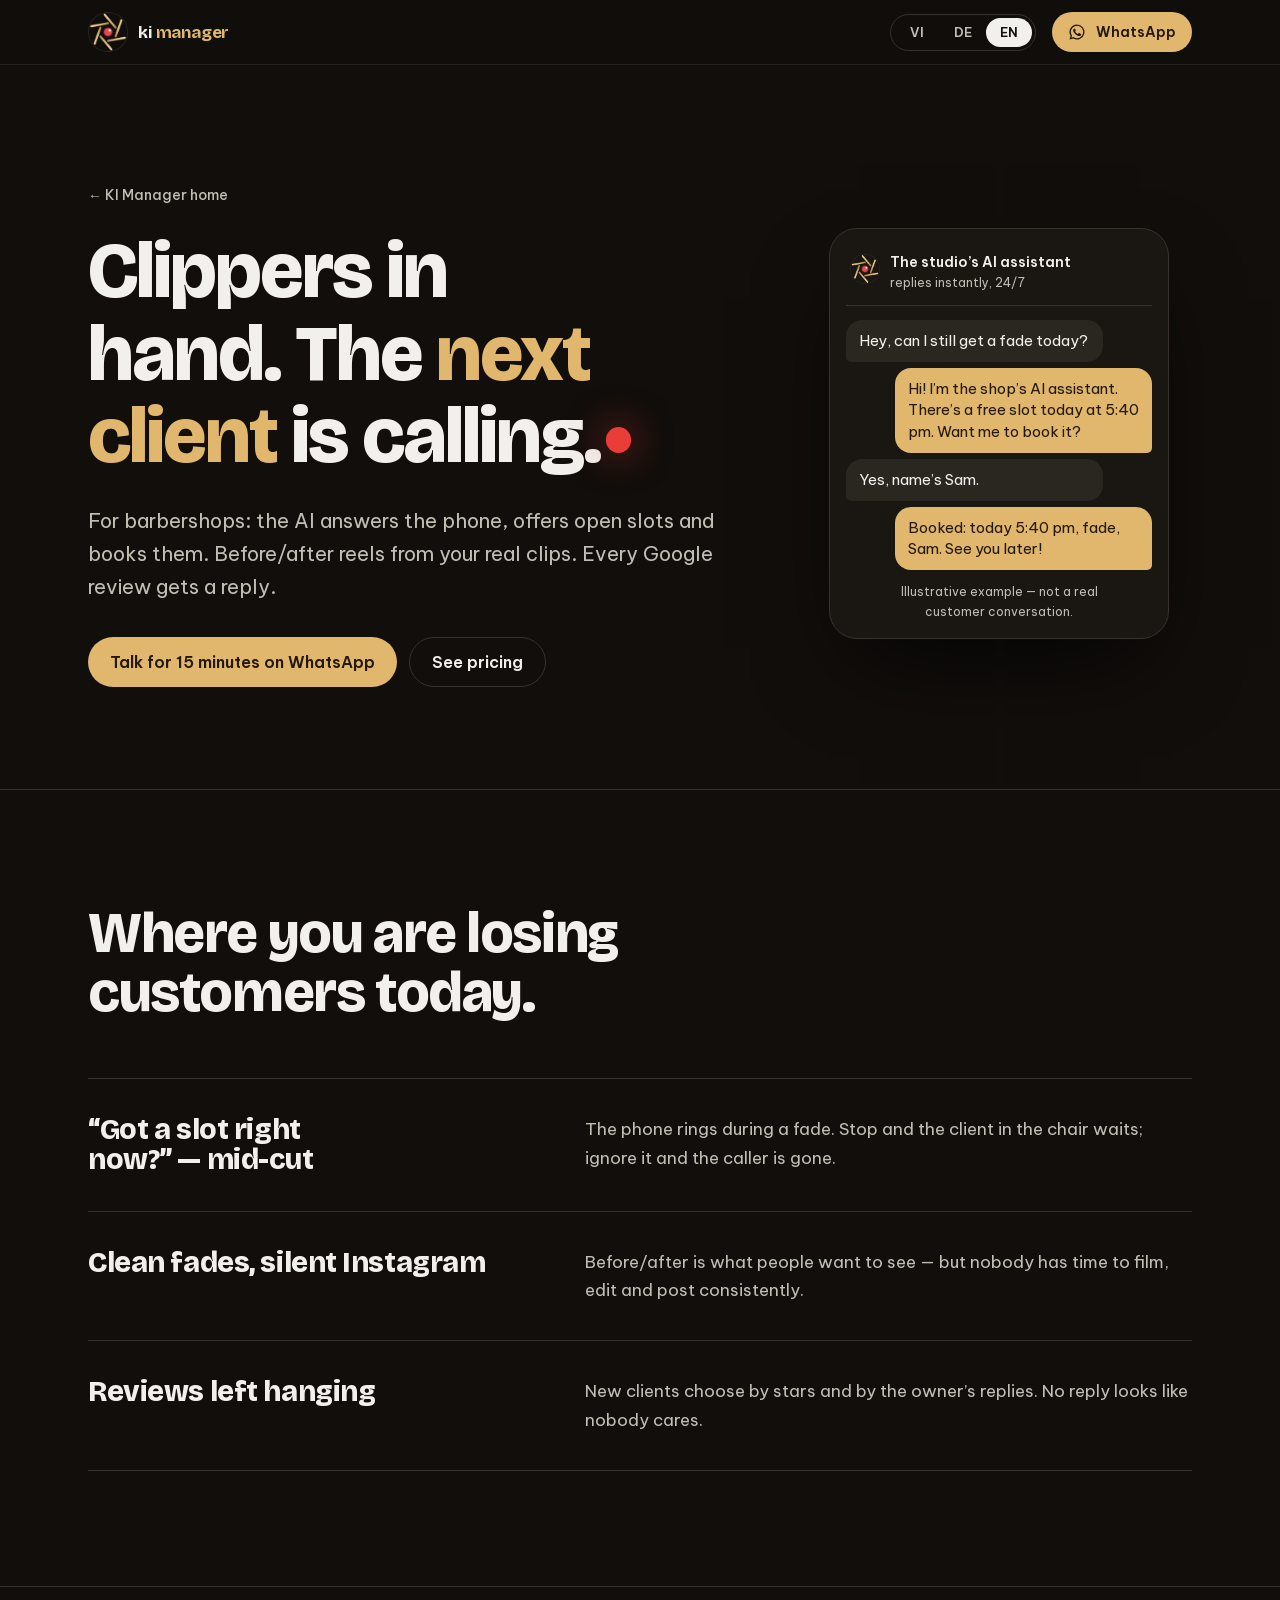
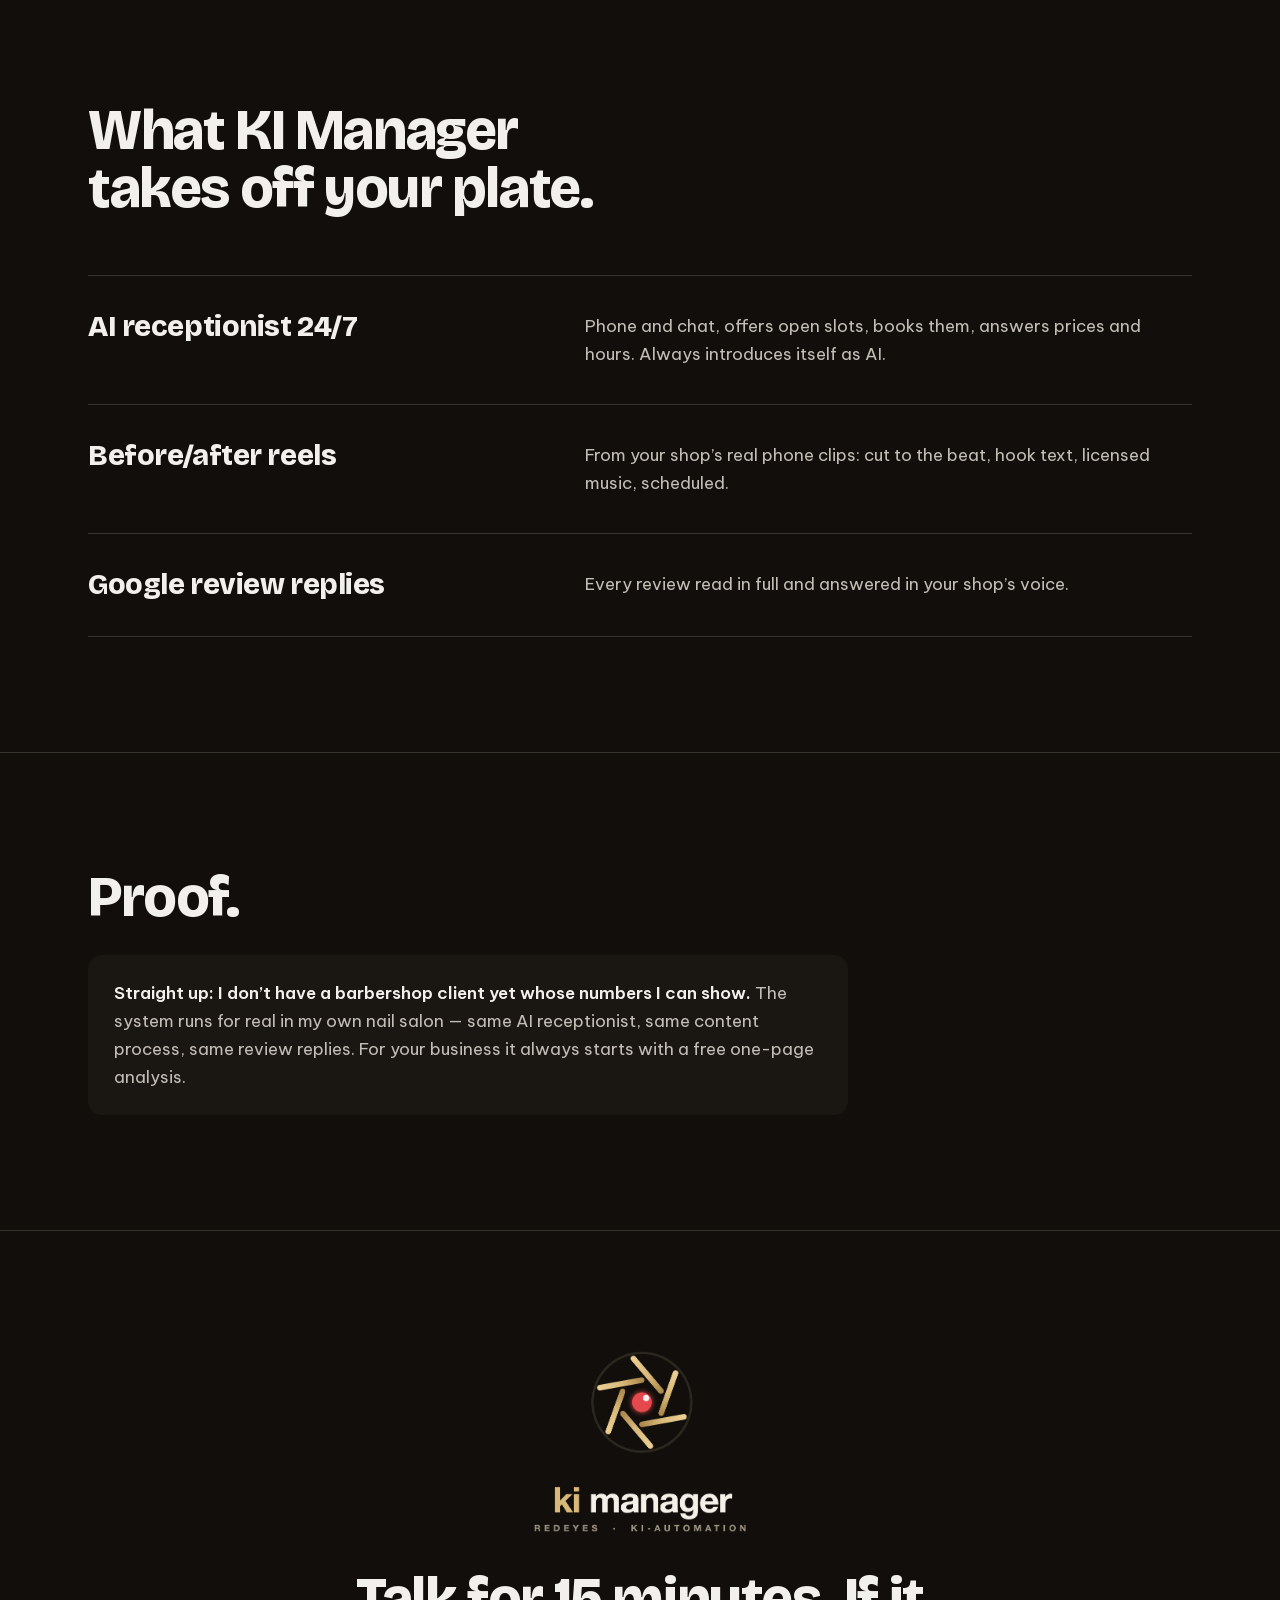
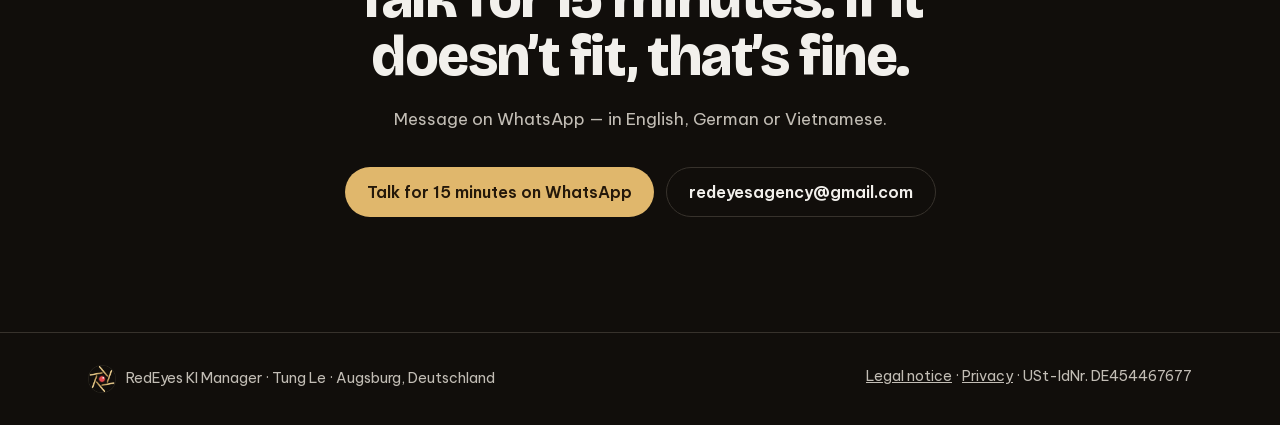
<file: barbershop/index.html>
<!doctype html>
<html lang="vi">
<head>
<meta charset="utf-8">
<meta name="viewport" content="width=device-width, initial-scale=1, viewport-fit=cover">
<title>KI Manager cho barbershop — RedEyes</title>
<meta name="description" content="Lễ tân AI, reels và đánh giá Google cho barbershop.">
<meta name="theme-color" content="#16130f">
<link rel="icon" type="image/png" sizes="32x32" href="../media/icon-32.png">
<link rel="icon" type="image/png" sizes="192x192" href="../media/icon-192.png">
<link rel="apple-touch-icon" href="../media/apple-touch-icon.png">
<meta property="og:title" content="KI Manager cho barbershop — RedEyes">
<meta property="og:description" content="Lễ tân AI, reels và đánh giá Google cho barbershop.">
<meta property="og:image" content="https://redeyes-kimanager.github.io/ki-manager/media/og-ki-manager.png">
<meta property="og:image:width" content="1200"><meta property="og:image:height" content="630">
<meta name="twitter:card" content="summary_large_image">
<style>
@import url('../fonts/fonts.css');
:root{
  --bg: oklch(0.165 0.008 70);
  --bg-2: oklch(0.205 0.01 70);
  --line: oklch(0.32 0.012 70);
  --ink: oklch(0.955 0.006 80);
  --ink-2: oklch(0.80 0.012 80);
  --gold: oklch(0.80 0.105 82);
  --gold-ink: oklch(0.22 0.03 70);
  --red: oklch(0.62 0.21 27);
  --r: 14px;
  --gut: clamp(16px, 4vw, 48px);
  --max: 1200px;
  --ease: cubic-bezier(.22,1,.36,1);
  --z-sticky: 10;
  color-scheme: dark;
}
*{box-sizing:border-box}
html{-webkit-text-size-adjust:100%;scroll-behavior:smooth}
body{margin:0;background:var(--bg);color:var(--ink);font:400 17px/1.65 "Be Vietnam Pro",system-ui,sans-serif;-webkit-font-smoothing:antialiased}
img,video{display:block;max-width:100%}
a{color:inherit}
h1,h2,h3{font-family:"Bricolage Grotesque",system-ui,sans-serif;font-weight:800;line-height:1.04;letter-spacing:-0.025em;margin:0;text-wrap:balance}
p{margin:0;text-wrap:pretty}
.wrap{max-width:var(--max);margin:0 auto;padding-left:max(var(--gut), env(safe-area-inset-left, 0px));padding-right:max(var(--gut), env(safe-area-inset-right, 0px))}
.skip{position:absolute;left:-9999px}
.skip:focus{left:16px;top:16px;background:var(--gold);color:var(--gold-ink);padding:8px 14px;border-radius:8px;z-index:20}
:focus-visible{outline:2px solid var(--gold);outline-offset:3px;border-radius:6px}

/* header */
body::before{content:"";position:fixed;inset:0 0 auto;height:env(safe-area-inset-top, 0px);z-index:var(--z-sticky);background:var(--bg)}
header{position:sticky;top:env(safe-area-inset-top, 0px);z-index:var(--z-sticky);background:color-mix(in oklch, var(--bg) 86%, transparent);backdrop-filter:saturate(1.2) blur(12px);-webkit-backdrop-filter:saturate(1.2) blur(12px);border-bottom:1px solid color-mix(in oklch, var(--line) 60%, transparent)}
.bar{display:flex;align-items:center;gap:16px;height:64px}
.brand{display:flex;align-items:center;gap:10px;text-decoration:none;margin-right:auto}
.brand img{width:36px;height:36px}
.brand b{font:700 17px/1 "Bricolage Grotesque";letter-spacing:-.01em;white-space:nowrap}
.brand b i{font-style:normal;color:var(--gold)}
.lang{display:flex;border:1px solid var(--line);border-radius:999px;padding:3px}
.lang button{all:unset;cursor:pointer;font:600 13px/1 "Be Vietnam Pro";padding:8px 11px;border-radius:999px;color:var(--ink-2);min-width:24px;text-align:center}
.lang button[aria-pressed="true"]{background:var(--ink);color:var(--bg)}
.btn{display:inline-flex;align-items:center;gap:10px;font:600 16px/1 "Be Vietnam Pro";text-decoration:none;padding:16px 22px;border-radius:999px;background:var(--gold);color:var(--gold-ink);transition:transform .25s var(--ease),background .25s var(--ease);min-height:48px}
.btn:hover{transform:translateY(-1px);background:oklch(0.85 0.1 82)}
.btn:active{transform:translateY(0)}
.btn.ghost{background:transparent;color:var(--ink);border:1px solid var(--line)}
.btn.ghost:hover{background:var(--bg-2)}
.btn svg{width:18px;height:18px;flex:none}
.bar .btn{padding:11px 16px;min-height:40px;font-size:14px}
@media (max-width:620px){.bar .btn span{display:none}.bar .btn{padding:11px}}

/* hero */
.hero{padding:clamp(48px,9vw,120px) 0 clamp(56px,8vw,104px)}
.hero .wrap{display:grid;grid-template-columns:1.25fr .75fr;gap:clamp(32px,6vw,80px);align-items:center}
.hero h1{font-size:clamp(2.6rem,6.2vw,5.4rem)}
.hero h1 em{font-style:normal;color:var(--gold)}
.dot{display:inline-block;width:.32em;height:.32em;border-radius:50%;background:var(--red);vertical-align:.12em;margin-left:.06em;box-shadow:0 0 .5em color-mix(in oklch,var(--red) 70%,transparent)}
.hero p.lead{font-size:clamp(1.05rem,1.6vw,1.25rem);color:var(--ink-2);max-width:56ch;margin-top:26px}
.cta{display:flex;flex-wrap:wrap;gap:12px;margin-top:34px}
.phone{justify-self:center;width:min(300px,78vw);aspect-ratio:9/19.2;border-radius:42px;padding:10px;background:linear-gradient(160deg,oklch(0.34 0.012 70),oklch(0.2 0.01 70));box-shadow:0 40px 90px -30px oklch(0 0 0 / .8),inset 0 0 0 1px oklch(0.45 0.015 75 / .5);position:relative}
.phone video{width:100%;height:100%;object-fit:cover;border-radius:33px;background:#000}
.phone::after{content:"";position:absolute;top:20px;left:50%;translate:-50% 0;width:28%;height:20px;border-radius:20px;background:#000}
@media (max-width:860px){.hero .wrap{grid-template-columns:1fr}.phone{width:min(260px,70vw)}}

/* sections */
section{padding:clamp(64px,9vw,128px) 0}
.h2{font-size:clamp(2rem,4.4vw,3.6rem);max-width:18ch}
.sub{color:var(--ink-2);max-width:62ch;margin-top:18px;font-size:1.06rem}
.rule{border-top:1px solid var(--line)}

/* proof */
.proof-head{display:grid;grid-template-columns:1fr 1fr;gap:clamp(24px,5vw,64px);align-items:end}
.facts{list-style:none;margin:0;padding:0;display:grid;gap:14px}
.facts li{display:flex;gap:14px;align-items:baseline;padding-bottom:14px;border-bottom:1px solid var(--line)}
.facts strong{font:700 1.5rem/1 "Bricolage Grotesque";color:var(--gold);white-space:nowrap;min-width:5.5ch}
.facts span{color:var(--ink-2)}
@media (max-width:860px){.proof-head{grid-template-columns:1fr}}
.strip{margin-top:clamp(36px,5vw,56px);display:grid;grid-auto-flow:column;grid-auto-columns:clamp(220px,26vw,300px);gap:14px;overflow-x:auto;scroll-snap-type:x mandatory;padding:4px var(--gut) 18px;scrollbar-width:thin;scrollbar-color:var(--line) transparent;max-width:calc(var(--max) + 2*var(--gut));margin-inline:auto}
.strip figure{margin:0;scroll-snap-align:start;border-radius:var(--r);overflow:hidden;aspect-ratio:4/5;background:var(--bg-2);position:relative}
.strip img,.strip video{width:100%;height:100%;object-fit:cover;transition:transform .9s var(--ease)}
.strip figure:hover img{transform:scale(1.035)}
.strip .tag{position:absolute;left:10px;bottom:10px;font:600 12px/1 "Be Vietnam Pro";background:oklch(0.16 0.008 70 / .8);backdrop-filter:blur(6px);padding:7px 10px;border-radius:999px}
.note{color:var(--ink-2);font-size:.92rem;margin-top:10px}

/* services */
.svc{margin-top:clamp(36px,5vw,64px);display:grid}
.svc article{display:grid;grid-template-columns:minmax(0,5fr) minmax(0,7fr);gap:clamp(20px,5vw,72px);padding:clamp(28px,4vw,44px) 0;border-top:1px solid var(--line)}
.svc article:last-child{border-bottom:1px solid var(--line)}
.svh{display:flex;flex-direction:column;gap:18px}
.ico{width:52px;height:52px;color:var(--gold)}
.svc h3{font-size:clamp(1.6rem,3vw,2.4rem)}
.svc p{color:var(--ink-2);max-width:58ch}
.svc ul{margin:14px 0 0;padding-left:1.1em;color:var(--ink-2)}
.svc li{margin:4px 0}
.svc li::marker{color:var(--gold)}
@media (max-width:760px){.svc article{grid-template-columns:1fr}}

/* industries */
.ind{display:flex;flex-wrap:wrap;gap:10px;margin-top:32px;list-style:none;padding:0}
.ind li{font:500 clamp(1rem,1.6vw,1.15rem)/1 "Be Vietnam Pro";padding:14px 18px;border:1px solid var(--line);border-radius:999px}
.offer{margin-top:32px;display:flex;gap:16px;align-items:flex-start;background:var(--bg-2);border-radius:var(--r);padding:22px 24px;max-width:760px}
.offer b{color:var(--gold)}

/* steps (a real sequence) */
.steps{counter-reset:s;list-style:none;padding:0;margin:clamp(36px,5vw,56px) 0 0;display:grid;grid-template-columns:repeat(auto-fit,minmax(220px,1fr));gap:clamp(24px,3vw,40px)}
.steps li{counter-increment:s}
.steps li::before{content:counter(s);display:grid;place-items:center;width:44px;height:44px;border-radius:50%;border:1px solid var(--gold);color:var(--gold);font:700 18px/1 "Bricolage Grotesque";margin-bottom:18px}
.steps h3{font-size:1.35rem;letter-spacing:-.015em}
.steps p{color:var(--ink-2);margin-top:8px}

/* pricing */
.regions{display:flex;flex-wrap:wrap;gap:8px;margin-top:28px}
.regions button{all:unset;cursor:pointer;font:600 14px/1 "Be Vietnam Pro";padding:12px 16px;border-radius:999px;border:1px solid var(--line);color:var(--ink-2);min-height:20px;transition:background .2s var(--ease),color .2s var(--ease)}
.regions button:hover{color:var(--ink)}
.regions button[aria-pressed="true"]{background:var(--ink);color:var(--bg);border-color:var(--ink)}
.prices{margin-top:28px;display:grid;grid-template-columns:repeat(3,1fr);border:1px solid var(--line);border-radius:var(--r);overflow:hidden}
.prices > div{padding:clamp(22px,3vw,34px);display:flex;flex-direction:column;gap:10px}
.prices > div + div{border-left:1px solid var(--line)}
.prices .feat{background:var(--bg-2)}
.prices h3{font-size:1.25rem;letter-spacing:-.01em}
.amt{font:800 clamp(2rem,3.6vw,2.8rem)/1 "Bricolage Grotesque";letter-spacing:-.02em;margin-top:6px;font-variant-numeric:tabular-nums}
.amt small{display:block;margin-top:8px;font:500 .95rem/1 "Be Vietnam Pro";color:var(--ink-2);letter-spacing:0}
.prices p{color:var(--ink-2);font-size:.98rem}
.prices .pill{align-self:flex-start;font:600 12px/1 "Be Vietnam Pro";background:var(--gold);color:var(--gold-ink);padding:6px 10px;border-radius:999px}
.ask{margin-top:28px;padding:28px;border:1px dashed var(--line);border-radius:var(--r);color:var(--ink-2)}
@media (max-width:860px){.prices{grid-template-columns:1fr}.prices > div + div{border-left:0;border-top:1px solid var(--line)}}

/* about + pay */
.two{display:grid;grid-template-columns:1fr 1fr;gap:clamp(36px,6vw,96px)}
.two p{color:var(--ink-2);margin-top:16px;max-width:56ch}
.checks{list-style:none;padding:0;margin:22px 0 0;display:grid;gap:12px}
.checks li{display:flex;gap:12px;color:var(--ink-2)}
.checks svg{flex:none;width:20px;height:20px;margin-top:3px;color:var(--gold)}
@media (max-width:860px){.two{grid-template-columns:1fr}}

/* final */
.final{text-align:center}
.final .h2{margin:0 auto;max-width:20ch}
.final .cta{justify-content:center}
.final .sub{margin-inline:auto}
footer{border-top:1px solid var(--line);padding:32px 0 calc(32px + env(safe-area-inset-bottom));color:var(--ink-2);font-size:.9rem}
footer .wrap{display:flex;flex-wrap:wrap;gap:8px 24px;justify-content:space-between}

/* motion: content is visible by default, motion only enhances */
@media (prefers-reduced-motion:no-preference){
  .js .rv{opacity:0;translate:0 18px;filter:blur(4px);transition:opacity .9s var(--ease),translate .9s var(--ease),filter .9s var(--ease)}
  .js .rv.in{opacity:1;translate:0 0;filter:none}
  .amt{transition:opacity .25s var(--ease)}
  .amt.swap{opacity:0}
}
@media (prefers-reduced-motion:reduce){html{scroll-behavior:auto}}

.brand img{width:40px;height:40px}
.final-logo{display:block;width:clamp(170px,20vw,220px);height:auto;margin:0 auto 34px}
.foot-brand{display:inline-flex;align-items:center;gap:10px}.foot-brand img{width:28px;height:28px}
</style>

<style>
.crumb{display:inline-flex;gap:8px;align-items:center;color:var(--ink-2);text-decoration:none;font:500 14px/1 "Be Vietnam Pro";margin-bottom:28px}
.crumb:hover{color:var(--ink)}
.ind a{color:inherit;text-decoration:none;display:inline-flex;gap:8px;align-items:center}
.ind li:has(a){border-color:color-mix(in oklch,var(--gold) 55%,var(--line));transition:background .2s var(--ease)}
.ind li:has(a):hover{background:var(--bg-2)}
.ind a::after{content:"→";color:var(--gold)}
.chat{justify-self:center;width:min(340px,86vw);background:var(--bg-2);border:1px solid var(--line);border-radius:28px;padding:18px 16px 16px;box-shadow:0 40px 90px -30px oklch(0 0 0 / .8)}
.chat-top{display:flex;align-items:center;gap:10px;padding:0 4px 14px;border-bottom:1px solid var(--line);margin-bottom:14px}
.chat-top img{width:30px;height:30px}
.chat-top b{font:600 14px/1.2 "Be Vietnam Pro"}
.chat-top small{display:block;color:var(--ink-2);font:400 12px/1.3 "Be Vietnam Pro"}
.msg{max-width:84%;padding:10px 13px;border-radius:16px;font-size:15px;line-height:1.45;margin:6px 0}
.msg.in{background:oklch(0.27 0.012 70);border-bottom-left-radius:5px}
.msg.out{background:var(--gold);color:var(--gold-ink);margin-left:auto;border-bottom-right-radius:5px}
.chat-note{color:var(--ink-2);font-size:12px;text-align:center;margin-top:12px}
@media (prefers-reduced-motion:no-preference){.js .msg{opacity:0;translate:0 8px;transition:opacity .5s var(--ease),translate .5s var(--ease)}.js .chat.in .msg{opacity:1;translate:0 0}
.js .chat.in .msg:nth-child(2){transition-delay:.5s}.js .chat.in .msg:nth-child(3){transition-delay:1.1s}.js .chat.in .msg:nth-child(4){transition-delay:1.7s}.js .chat.in .msg:nth-child(5){transition-delay:2.3s}}
.pains{list-style:none;padding:0;margin:clamp(36px,5vw,56px) 0 0;display:grid}
.pains li{display:grid;grid-template-columns:minmax(0,5fr) minmax(0,7fr);gap:clamp(16px,5vw,72px);padding:clamp(24px,3.5vw,36px) 0;border-top:1px solid var(--line)}
.pains li:last-child{border-bottom:1px solid var(--line)}
.pains h3{font-size:clamp(1.3rem,2.4vw,1.8rem);letter-spacing:-.015em}
.pains p{color:var(--ink-2);max-width:58ch}
@media (max-width:760px){.pains li{grid-template-columns:1fr}}
.honest{margin-top:28px;background:var(--bg-2);border-radius:var(--r);padding:24px 26px;max-width:760px;color:var(--ink-2)}
.honest b{color:var(--ink)}
.legal{max-width:760px}
.legal h1{font-size:clamp(2.2rem,5vw,3.6rem);margin-bottom:28px}
.legal h2{font-size:1.35rem;margin:34px 0 10px;letter-spacing:-.01em}
.legal p,.legal li{color:var(--ink-2)}
.legal a{color:var(--gold)}
.foot-links a{color:var(--ink-2)}
</style>
</head>
<body>
<a class="skip" href="#main" data-i="skip">Bỏ qua tới nội dung</a>
<header>
  <div class="wrap bar">
    <a class="brand" href="../" aria-label="RedEyes KI Manager"><img src="../media/icon-96.png" alt="" width="40" height="40"><b>ki <i>manager</i></b></a>
    <div class="lang" role="group" aria-label="Language">
      <button type="button" data-lang="vi" aria-pressed="true">VI</button>
      <button type="button" data-lang="de" aria-pressed="false">DE</button>
      <button type="button" data-lang="en" aria-pressed="false">EN</button>
    </div>
    <a class="btn wa" href="https://wa.me/491786393980" target="_blank" rel="noopener"><svg viewBox="0 0 24 24" fill="currentColor" aria-hidden="true"><path d="M12 2a10 10 0 0 0-8.6 15.1L2 22l5-1.3A10 10 0 1 0 12 2Zm0 18.2a8.2 8.2 0 0 1-4.2-1.2l-.3-.2-3 .8.8-2.9-.2-.3A8.2 8.2 0 1 1 12 20.2Zm4.5-6.1c-.2-.1-1.5-.7-1.7-.8-.2-.1-.4-.1-.6.1l-.8 1c-.1.2-.3.2-.5.1a6.7 6.7 0 0 1-3.3-2.9c-.3-.4.3-.4.7-1.4.1-.2 0-.3 0-.4l-.8-1.8c-.2-.5-.4-.4-.6-.4h-.5a1 1 0 0 0-.7.3 3 3 0 0 0-.9 2.2 5.2 5.2 0 0 0 1.1 2.7 11.8 11.8 0 0 0 4.5 4c1.7.7 2.3.8 3.2.6.5-.1 1.5-.6 1.7-1.2.2-.6.2-1.1.1-1.2l-.4-.3Z"/></svg><span data-i="wa_short">WhatsApp</span></a>
  </div>
</header>
<main id="main">
  <section class="hero" aria-labelledby="h1">
    <div class="wrap">
      <div>
        <a class="crumb" href="../" data-i="back">← Trang chính KI Manager</a>
        <h1 id="h1" class="rv" data-i="h1">Đang cầm tông-đơ. <em>Khách tiếp theo</em> gọi tới.<span class="dot" aria-hidden="true"></span></h1>
        <p class="lead rv" data-i="lead">Cho barbershop: AI nghe máy, báo giờ trống và ghi lịch; reels trước/sau từ clip thật của tiệm; đánh giá Google có người trả lời.</p>
        <div class="cta rv">
          <a class="btn wa" href="https://wa.me/491786393980" target="_blank" rel="noopener"><span data-i="cta1">Nói chuyện 15 phút qua WhatsApp</span></a>
          <a class="btn ghost" href="../#gia" data-i="cta2">Xem bảng giá</a>
        </div>
      </div>
      <div class="chat rv" role="img" aria-label="Ví dụ minh hoạ — không phải hội thoại của khách thật.">
        <div class="chat-top"><img src="../media/icon-96.png" alt="" width="30" height="30"><div><b data-i="assistant">Trợ lý AI của tiệm</b><small data-i="online">trả lời ngay, 24/7</small></div></div>
        <div class="msg in" data-i="c0">Hôm nay còn chỗ cắt fade không anh?</div>
<div class="msg out" data-i="c1">Chào bạn! Mình là trợ lý AI của tiệm. Hôm nay còn trống lúc 17:40. Mình giữ chỗ cho bạn nhé?</div>
<div class="msg in" data-i="c2">Ok, tên Minh.</div>
<div class="msg out" data-i="c3">Đã ghi: hôm nay 17:40, fade, Minh. Hẹn gặp bạn!</div>
        <p class="chat-note" data-i="chat_note">Ví dụ minh hoạ — không phải hội thoại của khách thật.</p>
      </div>
    </div>
  </section>
  <section class="rule" aria-labelledby="h-pains">
    <div class="wrap"><h2 class="h2 rv" id="h-pains" data-i="pains_h">Chỗ tiệm đang mất khách.</h2><ul class="pains"><li class="rv"><h3 data-i="p0_h">„Giờ có trống không?“ giữa lúc cắt</h3><p data-i="p0_p">Điện thoại reo khi đang làm fade. Dừng tay thì khách trên ghế chờ, không nghe thì mất khách gọi.</p></li>
<li class="rv"><h3 data-i="p1_h">Fade đẹp, Instagram im lặng</h3><p data-i="p1_p">Trước/sau là thứ khách muốn xem, nhưng không ai có thời gian quay, cắt và đăng đều.</p></li>
<li class="rv"><h3 data-i="p2_h">Đánh giá bỏ ngỏ</h3><p data-i="p2_p">Khách mới chọn tiệm theo sao và câu trả lời của chủ. Không trả lời = trông như không ai quan tâm.</p></li></ul></div>
  </section>
  <section class="rule" aria-labelledby="h-do">
    <div class="wrap"><h2 class="h2 rv" id="h-do" data-i="do_h">KI Manager làm gì cho tiệm bạn.</h2><ul class="pains"><li class="rv"><h3 data-i="d0_h">Lễ tân AI 24/7</h3><p data-i="d0_p">Nghe máy và trả lời chat, báo giờ trống, ghi lịch. Khách hỏi giá, giờ mở cửa — AI trả lời. Luôn tự giới thiệu là AI.</p></li>
<li class="rv"><h3 data-i="d1_h">Reels trước/sau</h3><p data-i="d1_p">Từ clip điện thoại thật của tiệm: cắt theo nhịp, chữ mở đầu, nhạc có bản quyền, tự lên lịch.</p></li>
<li class="rv"><h3 data-i="d2_h">Trả lời đánh giá Google</h3><p data-i="d2_p">Đọc toàn văn, trả lời từng đánh giá, đúng giọng tiệm.</p></li></ul></div>
  </section>
  <section class="rule" aria-labelledby="h-proof">
    <div class="wrap"><h2 class="h2 rv" id="h-proof" data-i="proof_h">Bằng chứng.</h2><div class="honest rv" data-i="proof"><b>Nói thẳng: tôi chưa có khách barbershop nào để khoe số.</b> Hệ thống đang chạy thật ở tiệm nail của tôi — cùng lễ tân AI, cùng cách làm nội dung, cùng cách trả lời đánh giá. Với tiệm bạn, bước đầu luôn là một trang phân tích miễn phí: kênh của bạn đang ở đâu, nên làm gì trước.</div></div>
  </section>
  <section class="rule final" aria-labelledby="h-final">
    <div class="wrap">
      <img class="final-logo rv" src="../media/logo-stacked.png" alt="ki manager · RedEyes KI-Automation" width="559" height="480" loading="lazy">
      <h2 class="h2 rv" id="h-final" data-i="fi_h">Nói chuyện 15 phút. Không hợp thì thôi.</h2>
      <p class="sub rv" data-i="fi_sub">Nhắn WhatsApp, viết bằng tiếng Việt, Đức hay Anh đều được.</p>
      <div class="cta rv"><a class="btn wa" href="https://wa.me/491786393980" target="_blank" rel="noopener"><span data-i="cta1">Nói chuyện 15 phút qua WhatsApp</span></a><a class="btn ghost" href="mailto:redeyesagency@gmail.com">redeyesagency@gmail.com</a></div>
    </div>
  </section>
</main>
<footer>
  <div class="wrap">
    <span class="foot-brand"><img src="../media/icon-96.png" alt="" width="28" height="28" loading="lazy">RedEyes KI Manager · Tung Le · Augsburg, Deutschland</span>
    <span class="foot-links"><a href="../impressum/" data-i="imp">Impressum</a> · <a href="../datenschutz/" data-i="dse">Datenschutz</a> · USt-IdNr. DE454467677</span>
  </div>
</footer>

<script>
(() => {
  document.documentElement.classList.add('js');
  const T = {"vi": {"skip": "Bỏ qua tới nội dung", "wa_short": "WhatsApp", "back": "← Trang chính KI Manager", "cta1": "Nói chuyện 15 phút qua WhatsApp", "cta2": "Xem bảng giá", "pains_h": "Chỗ tiệm đang mất khách.", "do_h": "KI Manager làm gì cho tiệm bạn.", "proof_h": "Bằng chứng.", "chat_note": "Ví dụ minh hoạ — không phải hội thoại của khách thật.", "fi_h": "Nói chuyện 15 phút. Không hợp thì thôi.", "fi_sub": "Nhắn WhatsApp, viết bằng tiếng Việt, Đức hay Anh đều được.", "imp": "Impressum", "dse": "Datenschutz", "assistant": "Trợ lý AI của tiệm", "online": "trả lời ngay, 24/7", "title": "KI Manager cho barbershop — RedEyes", "h1": "Đang cầm tông-đơ. <em>Khách tiếp theo</em> gọi tới.<span class=\"dot\" aria-hidden=\"true\"></span>", "lead": "Cho barbershop: AI nghe máy, báo giờ trống và ghi lịch; reels trước/sau từ clip thật của tiệm; đánh giá Google có người trả lời.", "p0_h": "„Giờ có trống không?“ giữa lúc cắt", "p0_p": "Điện thoại reo khi đang làm fade. Dừng tay thì khách trên ghế chờ, không nghe thì mất khách gọi.", "p1_h": "Fade đẹp, Instagram im lặng", "p1_p": "Trước/sau là thứ khách muốn xem, nhưng không ai có thời gian quay, cắt và đăng đều.", "p2_h": "Đánh giá bỏ ngỏ", "p2_p": "Khách mới chọn tiệm theo sao và câu trả lời của chủ. Không trả lời = trông như không ai quan tâm.", "d0_h": "Lễ tân AI 24/7", "d0_p": "Nghe máy và trả lời chat, báo giờ trống, ghi lịch. Khách hỏi giá, giờ mở cửa — AI trả lời. Luôn tự giới thiệu là AI.", "d1_h": "Reels trước/sau", "d1_p": "Từ clip điện thoại thật của tiệm: cắt theo nhịp, chữ mở đầu, nhạc có bản quyền, tự lên lịch.", "d2_h": "Trả lời đánh giá Google", "d2_p": "Đọc toàn văn, trả lời từng đánh giá, đúng giọng tiệm.", "c0": "Hôm nay còn chỗ cắt fade không anh?", "c1": "Chào bạn! Mình là trợ lý AI của tiệm. Hôm nay còn trống lúc 17:40. Mình giữ chỗ cho bạn nhé?", "c2": "Ok, tên Minh.", "c3": "Đã ghi: hôm nay 17:40, fade, Minh. Hẹn gặp bạn!", "proof": "<b>Nói thẳng: tôi chưa có khách barbershop nào để khoe số.</b> Hệ thống đang chạy thật ở tiệm nail của tôi — cùng lễ tân AI, cùng cách làm nội dung, cùng cách trả lời đánh giá. Với tiệm bạn, bước đầu luôn là một trang phân tích miễn phí: kênh của bạn đang ở đâu, nên làm gì trước.", "wa_msg": "Chào anh Tung, tôi có barbershop và muốn nói chuyện 15 phút về KI Manager."}, "de": {"skip": "Zum Inhalt springen", "wa_short": "WhatsApp", "back": "← Zur Startseite KI Manager", "cta1": "15 Minuten per WhatsApp sprechen", "cta2": "Preise ansehen", "pains_h": "Wo Ihnen gerade Kunden verloren gehen.", "do_h": "Was KI Manager für Ihren Betrieb übernimmt.", "proof_h": "Nachweis.", "chat_note": "Beispiel zur Veranschaulichung — kein echtes Kundengespräch.", "fi_h": "15 Minuten reden. Passt es nicht, ist es auch gut.", "fi_sub": "Schreiben Sie per WhatsApp — auf Deutsch, Englisch oder Vietnamesisch.", "imp": "Impressum", "dse": "Datenschutz", "assistant": "KI-Assistent des Studios", "online": "antwortet sofort, 24/7", "title": "KI Manager für Barbershops — RedEyes", "h1": "Maschine in der Hand. Der <em>nächste Kunde</em> ruft an.<span class=\"dot\" aria-hidden=\"true\"></span>", "lead": "Für Barbershops: Die KI geht ans Telefon, nennt freie Zeiten und trägt Termine ein. Reels mit Vorher/Nachher aus echten Clips. Jede Google-Bewertung bekommt eine Antwort.", "p0_h": "„Habt ihr gerade frei?“ — mitten im Schnitt", "p0_p": "Das Telefon klingelt beim Fade. Wer unterbricht, lässt den Kunden im Stuhl warten. Wer nicht rangeht, verliert den Anrufer.", "p1_h": "Saubere Fades, stilles Instagram", "p1_p": "Vorher/Nachher wollen die Leute sehen — aber niemand hat Zeit zu filmen, zu schneiden und regelmäßig zu posten.", "p2_h": "Bewertungen bleiben offen", "p2_p": "Neue Kunden wählen nach Sternen und nach den Antworten des Inhabers. Keine Antwort wirkt, als wäre es egal.", "d0_h": "KI-Rezeption 24/7", "d0_p": "Telefon und Chat, nennt freie Zeiten, trägt Termine ein, beantwortet Preise und Öffnungszeiten. Stellt sich immer als KI vor.", "d1_h": "Vorher/Nachher-Reels", "d1_p": "Aus echten Handy-Clips Ihres Shops: im Takt geschnitten, mit Hook-Text und lizenzierter Musik, automatisch geplant.", "d2_h": "Antworten auf Google-Bewertungen", "d2_p": "Jede Bewertung vollständig gelesen und im Ton Ihres Shops beantwortet.", "c0": "Hey, kann ich heute noch zum Fade kommen?", "c1": "Hi! Ich bin der KI-Assistent vom Shop. Heute ist um 17:40 Uhr noch ein Platz frei. Soll ich ihn für dich eintragen?", "c2": "Ja, Name Ali.", "c3": "Eingetragen: heute 17:40 Uhr, Fade, Ali. Bis später!", "proof": "<b>Ehrlich gesagt: Ich habe noch keinen Kunden aus dem Bereich Barbershop, mit dessen Zahlen ich werben kann.</b> Das System läuft echt in meinem eigenen Nagelstudio — gleiche KI-Rezeption, gleicher Content-Prozess, gleiche Antworten auf Bewertungen. Für Ihren Betrieb beginnt es immer mit einer kostenlosen Analyse auf einer Seite.", "wa_msg": "Hallo Tung, ich habe einen Barbershop und möchte 15 Minuten über KI Manager sprechen."}, "en": {"skip": "Skip to content", "wa_short": "WhatsApp", "back": "← KI Manager home", "cta1": "Talk for 15 minutes on WhatsApp", "cta2": "See pricing", "pains_h": "Where you are losing customers today.", "do_h": "What KI Manager takes off your plate.", "proof_h": "Proof.", "chat_note": "Illustrative example — not a real customer conversation.", "fi_h": "Talk for 15 minutes. If it doesn’t fit, that’s fine.", "fi_sub": "Message on WhatsApp — in English, German or Vietnamese.", "imp": "Legal notice", "dse": "Privacy", "assistant": "The studio’s AI assistant", "online": "replies instantly, 24/7", "title": "KI Manager for barbershops — RedEyes", "h1": "Clippers in hand. The <em>next client</em> is calling.<span class=\"dot\" aria-hidden=\"true\"></span>", "lead": "For barbershops: the AI answers the phone, offers open slots and books them. Before/after reels from your real clips. Every Google review gets a reply.", "p0_h": "“Got a slot right now?” — mid-cut", "p0_p": "The phone rings during a fade. Stop and the client in the chair waits; ignore it and the caller is gone.", "p1_h": "Clean fades, silent Instagram", "p1_p": "Before/after is what people want to see — but nobody has time to film, edit and post consistently.", "p2_h": "Reviews left hanging", "p2_p": "New clients choose by stars and by the owner’s replies. No reply looks like nobody cares.", "d0_h": "AI receptionist 24/7", "d0_p": "Phone and chat, offers open slots, books them, answers prices and hours. Always introduces itself as AI.", "d1_h": "Before/after reels", "d1_p": "From your shop’s real phone clips: cut to the beat, hook text, licensed music, scheduled.", "d2_h": "Google review replies", "d2_p": "Every review read in full and answered in your shop’s voice.", "c0": "Hey, can I still get a fade today?", "c1": "Hi! I’m the shop’s AI assistant. There’s a free slot today at 5:40 pm. Want me to book it?", "c2": "Yes, name’s Sam.", "c3": "Booked: today 5:40 pm, fade, Sam. See you later!", "proof": "<b>Straight up: I don’t have a barbershop client yet whose numbers I can show.</b> The system runs for real in my own nail salon — same AI receptionist, same content process, same review replies. For your business it always starts with a free one-page analysis.", "wa_msg": "Hi Tung, I run a barbershop and would like a 15-minute talk about KI Manager."}}, WA = '491786393980';
  const pick=(k,d)=>{try{return localStorage.getItem(k)||d}catch{return d}};
  const keep=(k,v)=>{try{localStorage.setItem(k,v)}catch{}};
  const nav=(navigator.language||'en').slice(0,2);
  let lang=pick('kim_lang',['vi','de','en'].includes(nav)?nav:'en');
  function render(){
    const t=T[lang]; document.documentElement.lang=lang; if(t.title) document.title=t.title;
    document.querySelectorAll('[data-i]').forEach(el=>{const v=t[el.dataset.i]; if(v!=null) el.innerHTML=v;});
    document.querySelectorAll('.lang button').forEach(b=>b.setAttribute('aria-pressed',String(b.dataset.lang===lang)));
    const href='https://wa.me/'+WA+'?text='+encodeURIComponent(t.wa_msg||'');
    document.querySelectorAll('a.wa').forEach(a=>a.href=href);
  }
  document.querySelectorAll('.lang button').forEach(b=>b.addEventListener('click',()=>{lang=b.dataset.lang;keep('kim_lang',lang);render();}));
  if('IntersectionObserver' in window){const ro=new IntersectionObserver(es=>es.forEach(e=>{if(e.isIntersecting){e.target.classList.add('in');ro.unobserve(e.target);}}),{rootMargin:'0px 0px -8% 0px'});document.querySelectorAll('.rv').forEach(el=>ro.observe(el));}
  setTimeout(()=>document.querySelectorAll('.rv').forEach(el=>el.classList.add('in')),2500);
  render();
})();
</script>
</body></html>
</file>
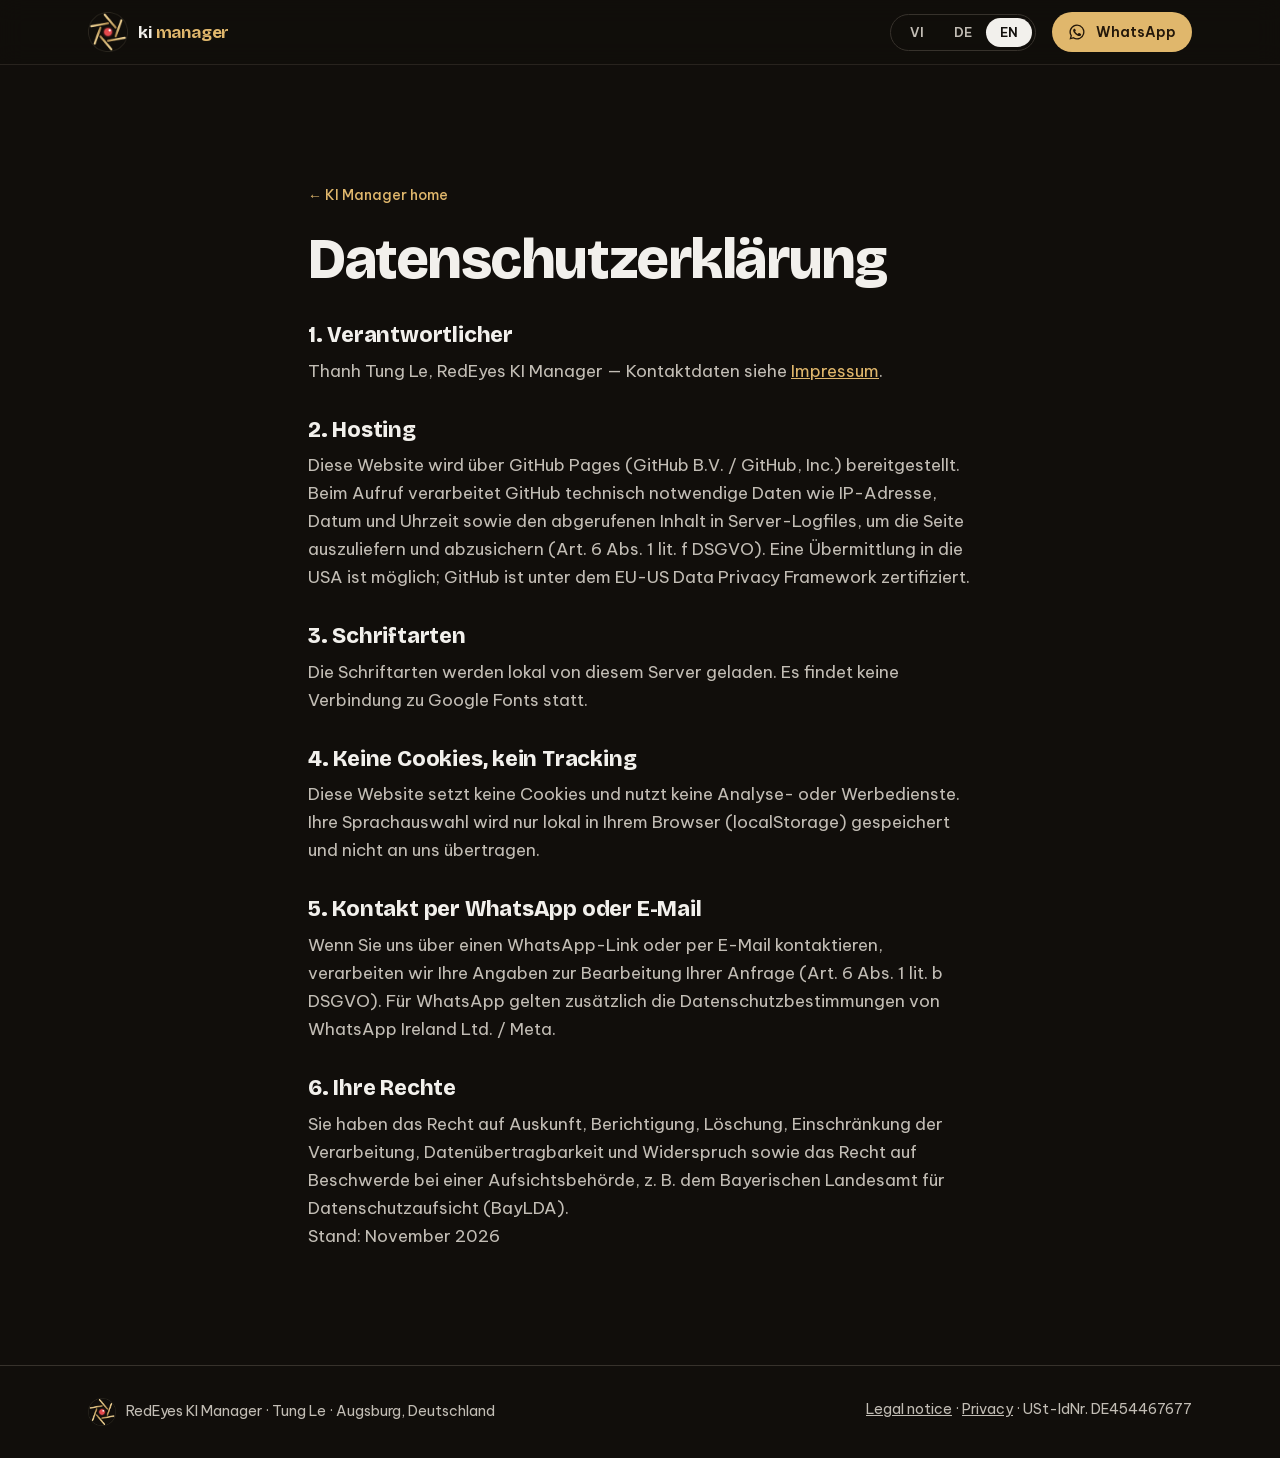
<file: datenschutz/index.html>
<!doctype html>
<html lang="vi">
<head>
<meta charset="utf-8">
<meta name="viewport" content="width=device-width, initial-scale=1, viewport-fit=cover">
<title>Datenschutz — RedEyes KI Manager</title>
<meta name="description" content="Datenschutz — RedEyes KI Manager">
<meta name="theme-color" content="#16130f">
<link rel="icon" type="image/png" sizes="32x32" href="../media/icon-32.png">
<link rel="icon" type="image/png" sizes="192x192" href="../media/icon-192.png">
<link rel="apple-touch-icon" href="../media/apple-touch-icon.png">
<meta property="og:title" content="Datenschutz — RedEyes KI Manager">
<meta property="og:description" content="Datenschutz — RedEyes KI Manager">
<meta property="og:image" content="https://redeyes-kimanager.github.io/ki-manager/media/og-ki-manager.png">
<meta property="og:image:width" content="1200"><meta property="og:image:height" content="630">
<meta name="twitter:card" content="summary_large_image">
<style>
@import url('../fonts/fonts.css');
:root{
  --bg: oklch(0.165 0.008 70);
  --bg-2: oklch(0.205 0.01 70);
  --line: oklch(0.32 0.012 70);
  --ink: oklch(0.955 0.006 80);
  --ink-2: oklch(0.80 0.012 80);
  --gold: oklch(0.80 0.105 82);
  --gold-ink: oklch(0.22 0.03 70);
  --red: oklch(0.62 0.21 27);
  --r: 14px;
  --gut: clamp(16px, 4vw, 48px);
  --max: 1200px;
  --ease: cubic-bezier(.22,1,.36,1);
  --z-sticky: 10;
  color-scheme: dark;
}
*{box-sizing:border-box}
html{-webkit-text-size-adjust:100%;scroll-behavior:smooth}
body{margin:0;background:var(--bg);color:var(--ink);font:400 17px/1.65 "Be Vietnam Pro",system-ui,sans-serif;-webkit-font-smoothing:antialiased}
img,video{display:block;max-width:100%}
a{color:inherit}
h1,h2,h3{font-family:"Bricolage Grotesque",system-ui,sans-serif;font-weight:800;line-height:1.04;letter-spacing:-0.025em;margin:0;text-wrap:balance}
p{margin:0;text-wrap:pretty}
.wrap{max-width:var(--max);margin:0 auto;padding-left:max(var(--gut), env(safe-area-inset-left, 0px));padding-right:max(var(--gut), env(safe-area-inset-right, 0px))}
.skip{position:absolute;left:-9999px}
.skip:focus{left:16px;top:16px;background:var(--gold);color:var(--gold-ink);padding:8px 14px;border-radius:8px;z-index:20}
:focus-visible{outline:2px solid var(--gold);outline-offset:3px;border-radius:6px}

/* header */
body::before{content:"";position:fixed;inset:0 0 auto;height:env(safe-area-inset-top, 0px);z-index:var(--z-sticky);background:var(--bg)}
header{position:sticky;top:env(safe-area-inset-top, 0px);z-index:var(--z-sticky);background:color-mix(in oklch, var(--bg) 86%, transparent);backdrop-filter:saturate(1.2) blur(12px);-webkit-backdrop-filter:saturate(1.2) blur(12px);border-bottom:1px solid color-mix(in oklch, var(--line) 60%, transparent)}
.bar{display:flex;align-items:center;gap:16px;height:64px}
.brand{display:flex;align-items:center;gap:10px;text-decoration:none;margin-right:auto}
.brand img{width:36px;height:36px}
.brand b{font:700 17px/1 "Bricolage Grotesque";letter-spacing:-.01em;white-space:nowrap}
.brand b i{font-style:normal;color:var(--gold)}
.lang{display:flex;border:1px solid var(--line);border-radius:999px;padding:3px}
.lang button{all:unset;cursor:pointer;font:600 13px/1 "Be Vietnam Pro";padding:8px 11px;border-radius:999px;color:var(--ink-2);min-width:24px;text-align:center}
.lang button[aria-pressed="true"]{background:var(--ink);color:var(--bg)}
.btn{display:inline-flex;align-items:center;gap:10px;font:600 16px/1 "Be Vietnam Pro";text-decoration:none;padding:16px 22px;border-radius:999px;background:var(--gold);color:var(--gold-ink);transition:transform .25s var(--ease),background .25s var(--ease);min-height:48px}
.btn:hover{transform:translateY(-1px);background:oklch(0.85 0.1 82)}
.btn:active{transform:translateY(0)}
.btn.ghost{background:transparent;color:var(--ink);border:1px solid var(--line)}
.btn.ghost:hover{background:var(--bg-2)}
.btn svg{width:18px;height:18px;flex:none}
.bar .btn{padding:11px 16px;min-height:40px;font-size:14px}
@media (max-width:620px){.bar .btn span{display:none}.bar .btn{padding:11px}}

/* hero */
.hero{padding:clamp(48px,9vw,120px) 0 clamp(56px,8vw,104px)}
.hero .wrap{display:grid;grid-template-columns:1.25fr .75fr;gap:clamp(32px,6vw,80px);align-items:center}
.hero h1{font-size:clamp(2.6rem,6.2vw,5.4rem)}
.hero h1 em{font-style:normal;color:var(--gold)}
.dot{display:inline-block;width:.32em;height:.32em;border-radius:50%;background:var(--red);vertical-align:.12em;margin-left:.06em;box-shadow:0 0 .5em color-mix(in oklch,var(--red) 70%,transparent)}
.hero p.lead{font-size:clamp(1.05rem,1.6vw,1.25rem);color:var(--ink-2);max-width:56ch;margin-top:26px}
.cta{display:flex;flex-wrap:wrap;gap:12px;margin-top:34px}
.phone{justify-self:center;width:min(300px,78vw);aspect-ratio:9/19.2;border-radius:42px;padding:10px;background:linear-gradient(160deg,oklch(0.34 0.012 70),oklch(0.2 0.01 70));box-shadow:0 40px 90px -30px oklch(0 0 0 / .8),inset 0 0 0 1px oklch(0.45 0.015 75 / .5);position:relative}
.phone video{width:100%;height:100%;object-fit:cover;border-radius:33px;background:#000}
.phone::after{content:"";position:absolute;top:20px;left:50%;translate:-50% 0;width:28%;height:20px;border-radius:20px;background:#000}
@media (max-width:860px){.hero .wrap{grid-template-columns:1fr}.phone{width:min(260px,70vw)}}

/* sections */
section{padding:clamp(64px,9vw,128px) 0}
.h2{font-size:clamp(2rem,4.4vw,3.6rem);max-width:18ch}
.sub{color:var(--ink-2);max-width:62ch;margin-top:18px;font-size:1.06rem}
.rule{border-top:1px solid var(--line)}

/* proof */
.proof-head{display:grid;grid-template-columns:1fr 1fr;gap:clamp(24px,5vw,64px);align-items:end}
.facts{list-style:none;margin:0;padding:0;display:grid;gap:14px}
.facts li{display:flex;gap:14px;align-items:baseline;padding-bottom:14px;border-bottom:1px solid var(--line)}
.facts strong{font:700 1.5rem/1 "Bricolage Grotesque";color:var(--gold);white-space:nowrap;min-width:5.5ch}
.facts span{color:var(--ink-2)}
@media (max-width:860px){.proof-head{grid-template-columns:1fr}}
.strip{margin-top:clamp(36px,5vw,56px);display:grid;grid-auto-flow:column;grid-auto-columns:clamp(220px,26vw,300px);gap:14px;overflow-x:auto;scroll-snap-type:x mandatory;padding:4px var(--gut) 18px;scrollbar-width:thin;scrollbar-color:var(--line) transparent;max-width:calc(var(--max) + 2*var(--gut));margin-inline:auto}
.strip figure{margin:0;scroll-snap-align:start;border-radius:var(--r);overflow:hidden;aspect-ratio:4/5;background:var(--bg-2);position:relative}
.strip img,.strip video{width:100%;height:100%;object-fit:cover;transition:transform .9s var(--ease)}
.strip figure:hover img{transform:scale(1.035)}
.strip .tag{position:absolute;left:10px;bottom:10px;font:600 12px/1 "Be Vietnam Pro";background:oklch(0.16 0.008 70 / .8);backdrop-filter:blur(6px);padding:7px 10px;border-radius:999px}
.note{color:var(--ink-2);font-size:.92rem;margin-top:10px}

/* services */
.svc{margin-top:clamp(36px,5vw,64px);display:grid}
.svc article{display:grid;grid-template-columns:minmax(0,5fr) minmax(0,7fr);gap:clamp(20px,5vw,72px);padding:clamp(28px,4vw,44px) 0;border-top:1px solid var(--line)}
.svc article:last-child{border-bottom:1px solid var(--line)}
.svh{display:flex;flex-direction:column;gap:18px}
.ico{width:52px;height:52px;color:var(--gold)}
.svc h3{font-size:clamp(1.6rem,3vw,2.4rem)}
.svc p{color:var(--ink-2);max-width:58ch}
.svc ul{margin:14px 0 0;padding-left:1.1em;color:var(--ink-2)}
.svc li{margin:4px 0}
.svc li::marker{color:var(--gold)}
@media (max-width:760px){.svc article{grid-template-columns:1fr}}

/* industries */
.ind{display:flex;flex-wrap:wrap;gap:10px;margin-top:32px;list-style:none;padding:0}
.ind li{font:500 clamp(1rem,1.6vw,1.15rem)/1 "Be Vietnam Pro";padding:14px 18px;border:1px solid var(--line);border-radius:999px}
.offer{margin-top:32px;display:flex;gap:16px;align-items:flex-start;background:var(--bg-2);border-radius:var(--r);padding:22px 24px;max-width:760px}
.offer b{color:var(--gold)}

/* steps (a real sequence) */
.steps{counter-reset:s;list-style:none;padding:0;margin:clamp(36px,5vw,56px) 0 0;display:grid;grid-template-columns:repeat(auto-fit,minmax(220px,1fr));gap:clamp(24px,3vw,40px)}
.steps li{counter-increment:s}
.steps li::before{content:counter(s);display:grid;place-items:center;width:44px;height:44px;border-radius:50%;border:1px solid var(--gold);color:var(--gold);font:700 18px/1 "Bricolage Grotesque";margin-bottom:18px}
.steps h3{font-size:1.35rem;letter-spacing:-.015em}
.steps p{color:var(--ink-2);margin-top:8px}

/* pricing */
.regions{display:flex;flex-wrap:wrap;gap:8px;margin-top:28px}
.regions button{all:unset;cursor:pointer;font:600 14px/1 "Be Vietnam Pro";padding:12px 16px;border-radius:999px;border:1px solid var(--line);color:var(--ink-2);min-height:20px;transition:background .2s var(--ease),color .2s var(--ease)}
.regions button:hover{color:var(--ink)}
.regions button[aria-pressed="true"]{background:var(--ink);color:var(--bg);border-color:var(--ink)}
.prices{margin-top:28px;display:grid;grid-template-columns:repeat(3,1fr);border:1px solid var(--line);border-radius:var(--r);overflow:hidden}
.prices > div{padding:clamp(22px,3vw,34px);display:flex;flex-direction:column;gap:10px}
.prices > div + div{border-left:1px solid var(--line)}
.prices .feat{background:var(--bg-2)}
.prices h3{font-size:1.25rem;letter-spacing:-.01em}
.amt{font:800 clamp(2rem,3.6vw,2.8rem)/1 "Bricolage Grotesque";letter-spacing:-.02em;margin-top:6px;font-variant-numeric:tabular-nums}
.amt small{display:block;margin-top:8px;font:500 .95rem/1 "Be Vietnam Pro";color:var(--ink-2);letter-spacing:0}
.prices p{color:var(--ink-2);font-size:.98rem}
.prices .pill{align-self:flex-start;font:600 12px/1 "Be Vietnam Pro";background:var(--gold);color:var(--gold-ink);padding:6px 10px;border-radius:999px}
.ask{margin-top:28px;padding:28px;border:1px dashed var(--line);border-radius:var(--r);color:var(--ink-2)}
@media (max-width:860px){.prices{grid-template-columns:1fr}.prices > div + div{border-left:0;border-top:1px solid var(--line)}}

/* about + pay */
.two{display:grid;grid-template-columns:1fr 1fr;gap:clamp(36px,6vw,96px)}
.two p{color:var(--ink-2);margin-top:16px;max-width:56ch}
.checks{list-style:none;padding:0;margin:22px 0 0;display:grid;gap:12px}
.checks li{display:flex;gap:12px;color:var(--ink-2)}
.checks svg{flex:none;width:20px;height:20px;margin-top:3px;color:var(--gold)}
@media (max-width:860px){.two{grid-template-columns:1fr}}

/* final */
.final{text-align:center}
.final .h2{margin:0 auto;max-width:20ch}
.final .cta{justify-content:center}
.final .sub{margin-inline:auto}
footer{border-top:1px solid var(--line);padding:32px 0 calc(32px + env(safe-area-inset-bottom));color:var(--ink-2);font-size:.9rem}
footer .wrap{display:flex;flex-wrap:wrap;gap:8px 24px;justify-content:space-between}

/* motion: content is visible by default, motion only enhances */
@media (prefers-reduced-motion:no-preference){
  .js .rv{opacity:0;translate:0 18px;filter:blur(4px);transition:opacity .9s var(--ease),translate .9s var(--ease),filter .9s var(--ease)}
  .js .rv.in{opacity:1;translate:0 0;filter:none}
  .amt{transition:opacity .25s var(--ease)}
  .amt.swap{opacity:0}
}
@media (prefers-reduced-motion:reduce){html{scroll-behavior:auto}}

.brand img{width:40px;height:40px}
.final-logo{display:block;width:clamp(170px,20vw,220px);height:auto;margin:0 auto 34px}
.foot-brand{display:inline-flex;align-items:center;gap:10px}.foot-brand img{width:28px;height:28px}
</style>

<style>
.crumb{display:inline-flex;gap:8px;align-items:center;color:var(--ink-2);text-decoration:none;font:500 14px/1 "Be Vietnam Pro";margin-bottom:28px}
.crumb:hover{color:var(--ink)}
.ind a{color:inherit;text-decoration:none;display:inline-flex;gap:8px;align-items:center}
.ind li:has(a){border-color:color-mix(in oklch,var(--gold) 55%,var(--line));transition:background .2s var(--ease)}
.ind li:has(a):hover{background:var(--bg-2)}
.ind a::after{content:"→";color:var(--gold)}
.chat{justify-self:center;width:min(340px,86vw);background:var(--bg-2);border:1px solid var(--line);border-radius:28px;padding:18px 16px 16px;box-shadow:0 40px 90px -30px oklch(0 0 0 / .8)}
.chat-top{display:flex;align-items:center;gap:10px;padding:0 4px 14px;border-bottom:1px solid var(--line);margin-bottom:14px}
.chat-top img{width:30px;height:30px}
.chat-top b{font:600 14px/1.2 "Be Vietnam Pro"}
.chat-top small{display:block;color:var(--ink-2);font:400 12px/1.3 "Be Vietnam Pro"}
.msg{max-width:84%;padding:10px 13px;border-radius:16px;font-size:15px;line-height:1.45;margin:6px 0}
.msg.in{background:oklch(0.27 0.012 70);border-bottom-left-radius:5px}
.msg.out{background:var(--gold);color:var(--gold-ink);margin-left:auto;border-bottom-right-radius:5px}
.chat-note{color:var(--ink-2);font-size:12px;text-align:center;margin-top:12px}
@media (prefers-reduced-motion:no-preference){.js .msg{opacity:0;translate:0 8px;transition:opacity .5s var(--ease),translate .5s var(--ease)}.js .chat.in .msg{opacity:1;translate:0 0}
.js .chat.in .msg:nth-child(2){transition-delay:.5s}.js .chat.in .msg:nth-child(3){transition-delay:1.1s}.js .chat.in .msg:nth-child(4){transition-delay:1.7s}.js .chat.in .msg:nth-child(5){transition-delay:2.3s}}
.pains{list-style:none;padding:0;margin:clamp(36px,5vw,56px) 0 0;display:grid}
.pains li{display:grid;grid-template-columns:minmax(0,5fr) minmax(0,7fr);gap:clamp(16px,5vw,72px);padding:clamp(24px,3.5vw,36px) 0;border-top:1px solid var(--line)}
.pains li:last-child{border-bottom:1px solid var(--line)}
.pains h3{font-size:clamp(1.3rem,2.4vw,1.8rem);letter-spacing:-.015em}
.pains p{color:var(--ink-2);max-width:58ch}
@media (max-width:760px){.pains li{grid-template-columns:1fr}}
.honest{margin-top:28px;background:var(--bg-2);border-radius:var(--r);padding:24px 26px;max-width:760px;color:var(--ink-2)}
.honest b{color:var(--ink)}
.legal{max-width:760px}
.legal h1{font-size:clamp(2.2rem,5vw,3.6rem);margin-bottom:28px}
.legal h2{font-size:1.35rem;margin:34px 0 10px;letter-spacing:-.01em}
.legal p,.legal li{color:var(--ink-2)}
.legal a{color:var(--gold)}
.foot-links a{color:var(--ink-2)}
</style>
</head>
<body>
<a class="skip" href="#main" data-i="skip">Bỏ qua tới nội dung</a>
<header>
  <div class="wrap bar">
    <a class="brand" href="../" aria-label="RedEyes KI Manager"><img src="../media/icon-96.png" alt="" width="40" height="40"><b>ki <i>manager</i></b></a>
    <div class="lang" role="group" aria-label="Language">
      <button type="button" data-lang="vi" aria-pressed="true">VI</button>
      <button type="button" data-lang="de" aria-pressed="false">DE</button>
      <button type="button" data-lang="en" aria-pressed="false">EN</button>
    </div>
    <a class="btn wa" href="https://wa.me/491786393980" target="_blank" rel="noopener"><svg viewBox="0 0 24 24" fill="currentColor" aria-hidden="true"><path d="M12 2a10 10 0 0 0-8.6 15.1L2 22l5-1.3A10 10 0 1 0 12 2Zm0 18.2a8.2 8.2 0 0 1-4.2-1.2l-.3-.2-3 .8.8-2.9-.2-.3A8.2 8.2 0 1 1 12 20.2Zm4.5-6.1c-.2-.1-1.5-.7-1.7-.8-.2-.1-.4-.1-.6.1l-.8 1c-.1.2-.3.2-.5.1a6.7 6.7 0 0 1-3.3-2.9c-.3-.4.3-.4.7-1.4.1-.2 0-.3 0-.4l-.8-1.8c-.2-.5-.4-.4-.6-.4h-.5a1 1 0 0 0-.7.3 3 3 0 0 0-.9 2.2 5.2 5.2 0 0 0 1.1 2.7 11.8 11.8 0 0 0 4.5 4c1.7.7 2.3.8 3.2.6.5-.1 1.5-.6 1.7-1.2.2-.6.2-1.1.1-1.2l-.4-.3Z"/></svg><span data-i="wa_short">WhatsApp</span></a>
  </div>
</header>
<main id="main"><section><div class="wrap legal"><a class="crumb" href="../" data-i="back">← Trang chính KI Manager</a>
<h1>Datenschutz­erklärung</h1>
<h2>1. Verantwortlicher</h2>
<p>Thanh Tung Le, RedEyes KI Manager — Kontaktdaten siehe <a href="../impressum/">Impressum</a>.</p>
<h2>2. Hosting</h2>
<p>Diese Website wird über GitHub Pages (GitHub B.V. / GitHub, Inc.) bereitgestellt. Beim Aufruf verarbeitet GitHub technisch notwendige Daten wie IP-Adresse, Datum und Uhrzeit sowie den abgerufenen Inhalt in Server-Logfiles, um die Seite auszuliefern und abzusichern (Art. 6 Abs. 1 lit. f DSGVO). Eine Übermittlung in die USA ist möglich; GitHub ist unter dem EU-US Data Privacy Framework zertifiziert.</p>
<h2>3. Schriftarten</h2>
<p>Die Schriftarten werden lokal von diesem Server geladen. Es findet keine Verbindung zu Google Fonts statt.</p>
<h2>4. Keine Cookies, kein Tracking</h2>
<p>Diese Website setzt keine Cookies und nutzt keine Analyse- oder Werbedienste. Ihre Sprachauswahl wird nur lokal in Ihrem Browser (localStorage) gespeichert und nicht an uns übertragen.</p>
<h2>5. Kontakt per WhatsApp oder E-Mail</h2>
<p>Wenn Sie uns über einen WhatsApp-Link oder per E-Mail kontaktieren, verarbeiten wir Ihre Angaben zur Bearbeitung Ihrer Anfrage (Art. 6 Abs. 1 lit. b DSGVO). Für WhatsApp gelten zusätzlich die Datenschutzbestimmungen von WhatsApp Ireland Ltd. / Meta.</p>
<h2>6. Ihre Rechte</h2>
<p>Sie haben das Recht auf Auskunft, Berichtigung, Löschung, Einschränkung der Verarbeitung, Datenübertragbarkeit und Widerspruch sowie das Recht auf Beschwerde bei einer Aufsichtsbehörde, z. B. dem Bayerischen Landesamt für Datenschutzaufsicht (BayLDA).</p>
<p>Stand: November 2026</p>
</div></section></main>
<footer>
  <div class="wrap">
    <span class="foot-brand"><img src="../media/icon-96.png" alt="" width="28" height="28" loading="lazy">RedEyes KI Manager · Tung Le · Augsburg, Deutschland</span>
    <span class="foot-links"><a href="../impressum/" data-i="imp">Impressum</a> · <a href="../datenschutz/" data-i="dse">Datenschutz</a> · USt-IdNr. DE454467677</span>
  </div>
</footer>

<script>
(() => {
  document.documentElement.classList.add('js');
  const T = {"vi": {"skip": "Bỏ qua tới nội dung", "wa_short": "WhatsApp", "back": "← Trang chính KI Manager", "cta1": "Nói chuyện 15 phút qua WhatsApp", "cta2": "Xem bảng giá", "pains_h": "Chỗ tiệm đang mất khách.", "do_h": "KI Manager làm gì cho tiệm bạn.", "proof_h": "Bằng chứng.", "chat_note": "Ví dụ minh hoạ — không phải hội thoại của khách thật.", "fi_h": "Nói chuyện 15 phút. Không hợp thì thôi.", "fi_sub": "Nhắn WhatsApp, viết bằng tiếng Việt, Đức hay Anh đều được.", "imp": "Impressum", "dse": "Datenschutz", "assistant": "Trợ lý AI của tiệm", "online": "trả lời ngay, 24/7", "title": "Datenschutz — RedEyes KI Manager", "wa_msg": ""}, "de": {"skip": "Zum Inhalt springen", "wa_short": "WhatsApp", "back": "← Zur Startseite KI Manager", "cta1": "15 Minuten per WhatsApp sprechen", "cta2": "Preise ansehen", "pains_h": "Wo Ihnen gerade Kunden verloren gehen.", "do_h": "Was KI Manager für Ihren Betrieb übernimmt.", "proof_h": "Nachweis.", "chat_note": "Beispiel zur Veranschaulichung — kein echtes Kundengespräch.", "fi_h": "15 Minuten reden. Passt es nicht, ist es auch gut.", "fi_sub": "Schreiben Sie per WhatsApp — auf Deutsch, Englisch oder Vietnamesisch.", "imp": "Impressum", "dse": "Datenschutz", "assistant": "KI-Assistent des Studios", "online": "antwortet sofort, 24/7", "title": "Datenschutz — RedEyes KI Manager", "wa_msg": ""}, "en": {"skip": "Skip to content", "wa_short": "WhatsApp", "back": "← KI Manager home", "cta1": "Talk for 15 minutes on WhatsApp", "cta2": "See pricing", "pains_h": "Where you are losing customers today.", "do_h": "What KI Manager takes off your plate.", "proof_h": "Proof.", "chat_note": "Illustrative example — not a real customer conversation.", "fi_h": "Talk for 15 minutes. If it doesn’t fit, that’s fine.", "fi_sub": "Message on WhatsApp — in English, German or Vietnamese.", "imp": "Legal notice", "dse": "Privacy", "assistant": "The studio’s AI assistant", "online": "replies instantly, 24/7", "title": "Datenschutz — RedEyes KI Manager", "wa_msg": ""}}, WA = '491786393980';
  const pick=(k,d)=>{try{return localStorage.getItem(k)||d}catch{return d}};
  const keep=(k,v)=>{try{localStorage.setItem(k,v)}catch{}};
  const nav=(navigator.language||'en').slice(0,2);
  let lang=pick('kim_lang',['vi','de','en'].includes(nav)?nav:'en');
  function render(){
    const t=T[lang]; document.documentElement.lang=lang; if(t.title) document.title=t.title;
    document.querySelectorAll('[data-i]').forEach(el=>{const v=t[el.dataset.i]; if(v!=null) el.innerHTML=v;});
    document.querySelectorAll('.lang button').forEach(b=>b.setAttribute('aria-pressed',String(b.dataset.lang===lang)));
    const href='https://wa.me/'+WA+'?text='+encodeURIComponent(t.wa_msg||'');
    document.querySelectorAll('a.wa').forEach(a=>a.href=href);
  }
  document.querySelectorAll('.lang button').forEach(b=>b.addEventListener('click',()=>{lang=b.dataset.lang;keep('kim_lang',lang);render();}));
  if('IntersectionObserver' in window){const ro=new IntersectionObserver(es=>es.forEach(e=>{if(e.isIntersecting){e.target.classList.add('in');ro.unobserve(e.target);}}),{rootMargin:'0px 0px -8% 0px'});document.querySelectorAll('.rv').forEach(el=>ro.observe(el));}
  setTimeout(()=>document.querySelectorAll('.rv').forEach(el=>el.classList.add('in')),2500);
  render();
})();
</script>
</body></html>
</file>
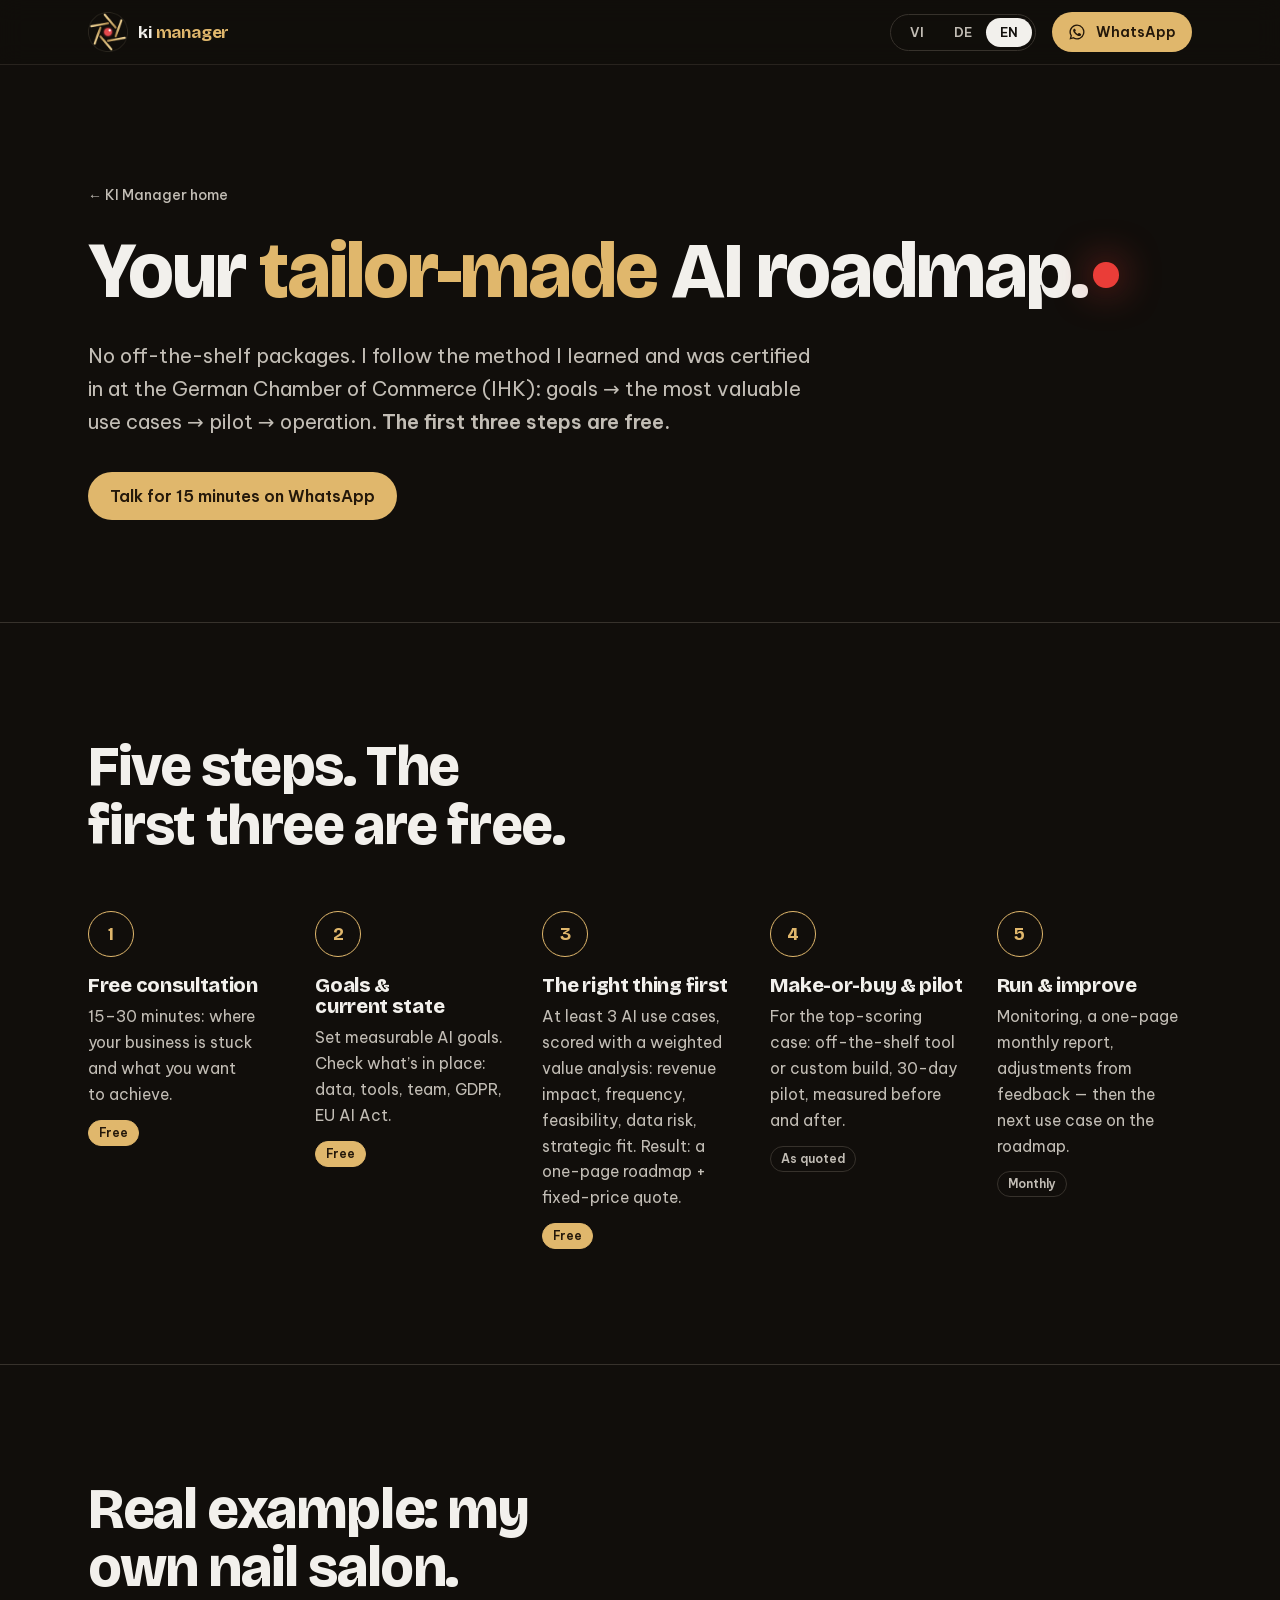
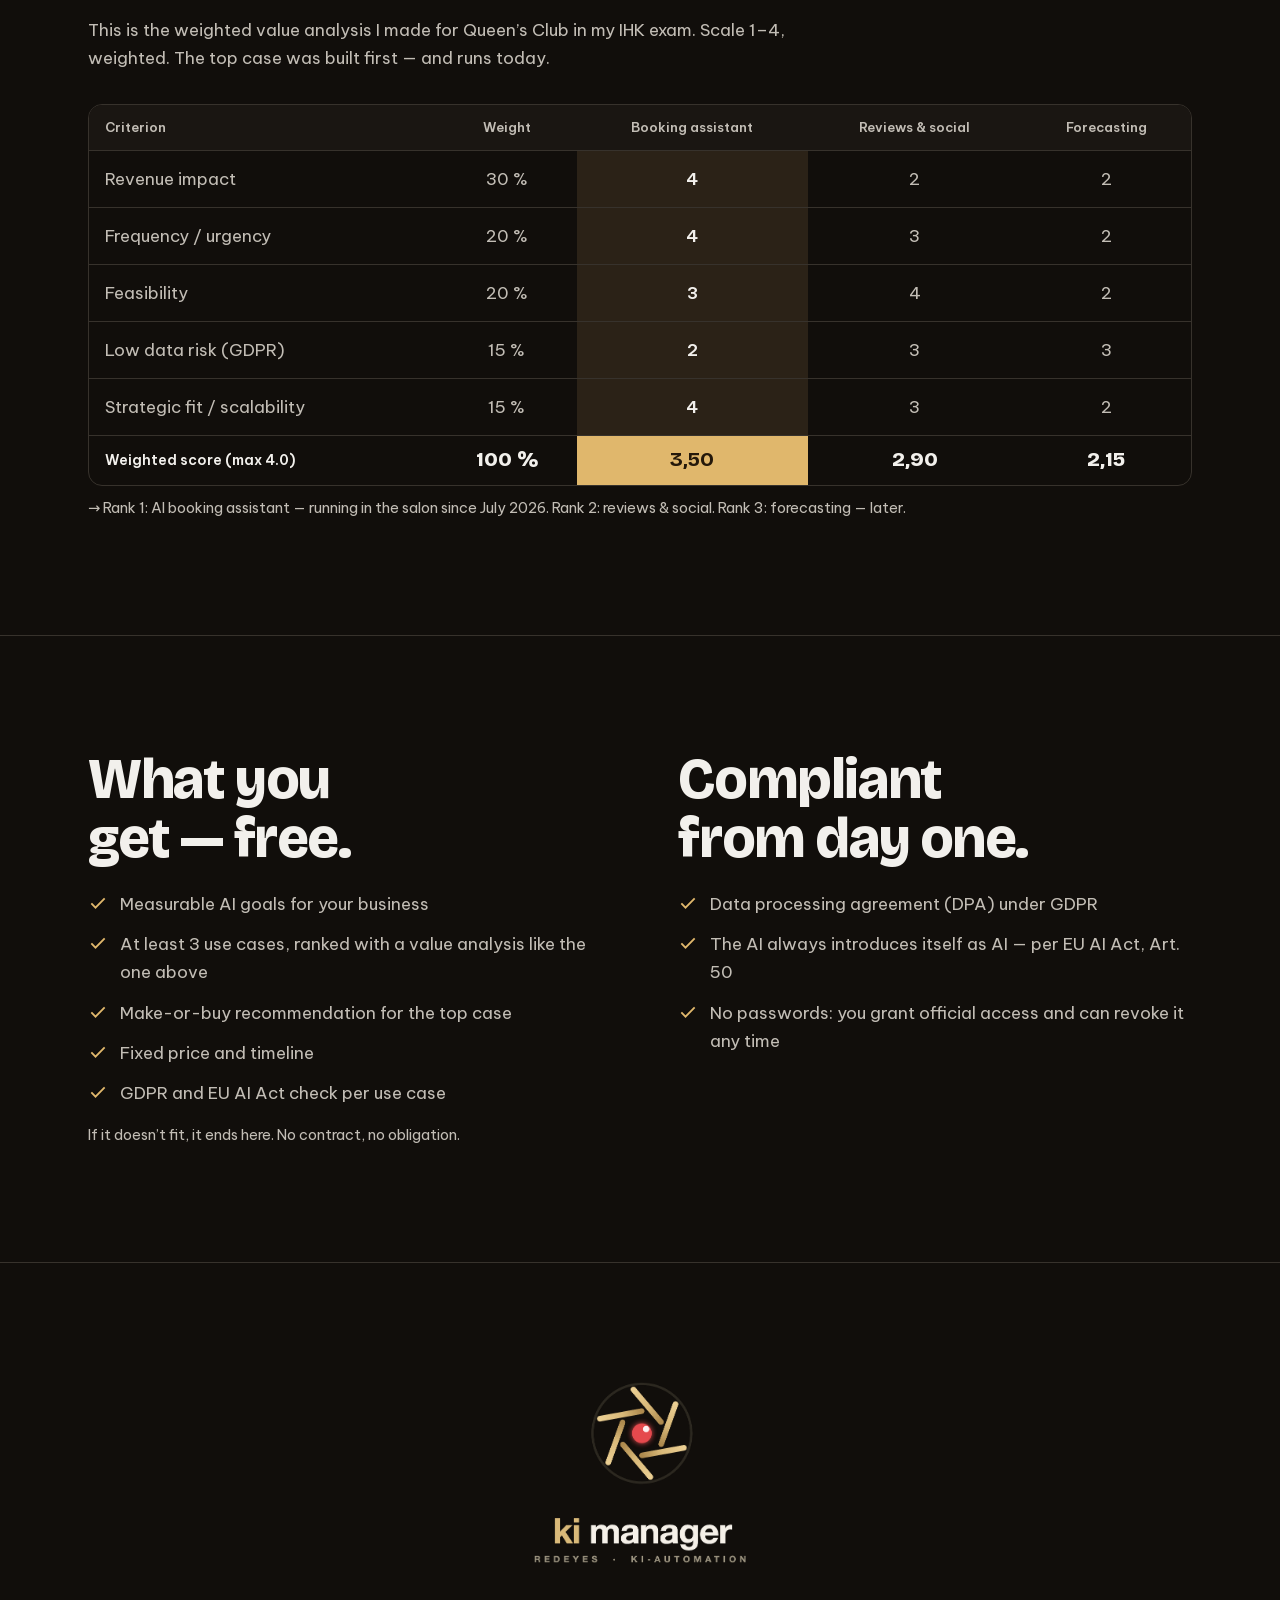
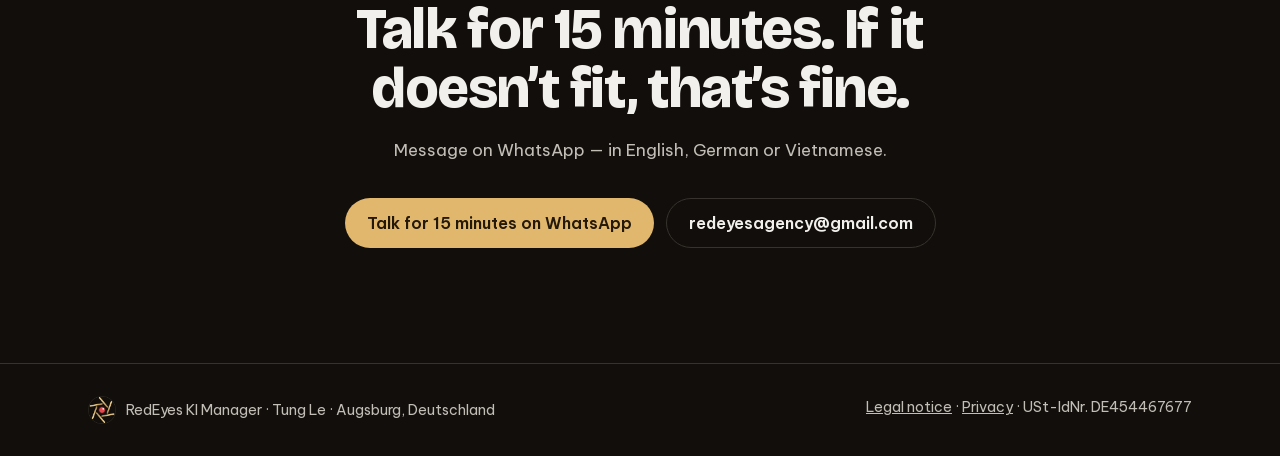
<file: fahrplan/index.html>
<!doctype html>
<html lang="vi">
<head>
<meta charset="utf-8">
<meta name="viewport" content="width=device-width, initial-scale=1, viewport-fit=cover">
<title>Lộ trình AI may đo — RedEyes KI Manager</title>
<meta name="description" content="Lộ trình AI may đo theo phương pháp IHK — tư vấn luôn miễn phí.">
<meta name="theme-color" content="#16130f">
<link rel="icon" type="image/png" sizes="32x32" href="../media/icon-32.png">
<link rel="icon" type="image/png" sizes="192x192" href="../media/icon-192.png">
<link rel="apple-touch-icon" href="../media/apple-touch-icon.png">
<meta property="og:title" content="Lộ trình AI may đo — RedEyes KI Manager">
<meta property="og:description" content="Lộ trình AI may đo theo phương pháp IHK — tư vấn luôn miễn phí.">
<meta property="og:image" content="https://redeyes-kimanager.github.io/ki-manager/media/og-ki-manager.png">
<meta property="og:image:width" content="1200"><meta property="og:image:height" content="630">
<meta name="twitter:card" content="summary_large_image">
<style>
@import url('../fonts/fonts.css');
:root{
  --bg: oklch(0.165 0.008 70);
  --bg-2: oklch(0.205 0.01 70);
  --line: oklch(0.32 0.012 70);
  --ink: oklch(0.955 0.006 80);
  --ink-2: oklch(0.80 0.012 80);
  --gold: oklch(0.80 0.105 82);
  --gold-ink: oklch(0.22 0.03 70);
  --red: oklch(0.62 0.21 27);
  --r: 14px;
  --gut: clamp(16px, 4vw, 48px);
  --max: 1200px;
  --ease: cubic-bezier(.22,1,.36,1);
  --z-sticky: 10;
  color-scheme: dark;
}
*{box-sizing:border-box}
html{-webkit-text-size-adjust:100%;scroll-behavior:smooth}
body{margin:0;background:var(--bg);color:var(--ink);font:400 17px/1.65 "Be Vietnam Pro",system-ui,sans-serif;-webkit-font-smoothing:antialiased}
img,video{display:block;max-width:100%}
a{color:inherit}
h1,h2,h3{font-family:"Bricolage Grotesque",system-ui,sans-serif;font-weight:800;line-height:1.04;letter-spacing:-0.025em;margin:0;text-wrap:balance}
p{margin:0;text-wrap:pretty}
.wrap{max-width:var(--max);margin:0 auto;padding-left:max(var(--gut), env(safe-area-inset-left, 0px));padding-right:max(var(--gut), env(safe-area-inset-right, 0px))}
.skip{position:absolute;left:-9999px}
.skip:focus{left:16px;top:16px;background:var(--gold);color:var(--gold-ink);padding:8px 14px;border-radius:8px;z-index:20}
:focus-visible{outline:2px solid var(--gold);outline-offset:3px;border-radius:6px}

/* header */
body::before{content:"";position:fixed;inset:0 0 auto;height:env(safe-area-inset-top, 0px);z-index:var(--z-sticky);background:var(--bg)}
header{position:sticky;top:env(safe-area-inset-top, 0px);z-index:var(--z-sticky);background:color-mix(in oklch, var(--bg) 86%, transparent);backdrop-filter:saturate(1.2) blur(12px);-webkit-backdrop-filter:saturate(1.2) blur(12px);border-bottom:1px solid color-mix(in oklch, var(--line) 60%, transparent)}
.bar{display:flex;align-items:center;gap:16px;height:64px}
.brand{display:flex;align-items:center;gap:10px;text-decoration:none;margin-right:auto}
.brand img{width:36px;height:36px}
.brand b{font:700 17px/1 "Bricolage Grotesque";letter-spacing:-.01em;white-space:nowrap}
.brand b i{font-style:normal;color:var(--gold)}
.lang{display:flex;border:1px solid var(--line);border-radius:999px;padding:3px}
.lang button{all:unset;cursor:pointer;font:600 13px/1 "Be Vietnam Pro";padding:8px 11px;border-radius:999px;color:var(--ink-2);min-width:24px;text-align:center}
.lang button[aria-pressed="true"]{background:var(--ink);color:var(--bg)}
.btn{display:inline-flex;align-items:center;gap:10px;font:600 16px/1 "Be Vietnam Pro";text-decoration:none;padding:16px 22px;border-radius:999px;background:var(--gold);color:var(--gold-ink);transition:transform .25s var(--ease),background .25s var(--ease);min-height:48px}
.btn:hover{transform:translateY(-1px);background:oklch(0.85 0.1 82)}
.btn:active{transform:translateY(0)}
.btn.ghost{background:transparent;color:var(--ink);border:1px solid var(--line)}
.btn.ghost:hover{background:var(--bg-2)}
.btn svg{width:18px;height:18px;flex:none}
.bar .btn{padding:11px 16px;min-height:40px;font-size:14px}
@media (max-width:620px){.bar .btn span{display:none}.bar .btn{padding:11px}}

/* hero */
.hero{padding:clamp(48px,9vw,120px) 0 clamp(56px,8vw,104px)}
.hero .wrap{display:grid;grid-template-columns:1.25fr .75fr;gap:clamp(32px,6vw,80px);align-items:center}
.hero h1{font-size:clamp(2.6rem,6.2vw,5.4rem)}
.hero h1 em{font-style:normal;color:var(--gold)}
.dot{display:inline-block;width:.32em;height:.32em;border-radius:50%;background:var(--red);vertical-align:.12em;margin-left:.06em;box-shadow:0 0 .5em color-mix(in oklch,var(--red) 70%,transparent)}
.hero p.lead{font-size:clamp(1.05rem,1.6vw,1.25rem);color:var(--ink-2);max-width:56ch;margin-top:26px}
.cta{display:flex;flex-wrap:wrap;gap:12px;margin-top:34px}
.phone{justify-self:center;width:min(300px,78vw);aspect-ratio:9/19.2;border-radius:42px;padding:10px;background:linear-gradient(160deg,oklch(0.34 0.012 70),oklch(0.2 0.01 70));box-shadow:0 40px 90px -30px oklch(0 0 0 / .8),inset 0 0 0 1px oklch(0.45 0.015 75 / .5);position:relative}
.phone video{width:100%;height:100%;object-fit:cover;border-radius:33px;background:#000}
.phone::after{content:"";position:absolute;top:20px;left:50%;translate:-50% 0;width:28%;height:20px;border-radius:20px;background:#000}
@media (max-width:860px){.hero .wrap{grid-template-columns:1fr}.phone{width:min(260px,70vw)}}

/* sections */
section{padding:clamp(64px,9vw,128px) 0}
.h2{font-size:clamp(2rem,4.4vw,3.6rem);max-width:18ch}
.sub{color:var(--ink-2);max-width:62ch;margin-top:18px;font-size:1.06rem}
.rule{border-top:1px solid var(--line)}

/* proof */
.proof-head{display:grid;grid-template-columns:1fr 1fr;gap:clamp(24px,5vw,64px);align-items:end}
.facts{list-style:none;margin:0;padding:0;display:grid;gap:14px}
.facts li{display:flex;gap:14px;align-items:baseline;padding-bottom:14px;border-bottom:1px solid var(--line)}
.facts strong{font:700 1.5rem/1 "Bricolage Grotesque";color:var(--gold);white-space:nowrap;min-width:5.5ch}
.facts span{color:var(--ink-2)}
@media (max-width:860px){.proof-head{grid-template-columns:1fr}}
.strip{margin-top:clamp(36px,5vw,56px);display:grid;grid-auto-flow:column;grid-auto-columns:clamp(220px,26vw,300px);gap:14px;overflow-x:auto;scroll-snap-type:x mandatory;padding:4px var(--gut) 18px;scrollbar-width:thin;scrollbar-color:var(--line) transparent;max-width:calc(var(--max) + 2*var(--gut));margin-inline:auto}
.strip figure{margin:0;scroll-snap-align:start;border-radius:var(--r);overflow:hidden;aspect-ratio:4/5;background:var(--bg-2);position:relative}
.strip img,.strip video{width:100%;height:100%;object-fit:cover;transition:transform .9s var(--ease)}
.strip figure:hover img{transform:scale(1.035)}
.strip .tag{position:absolute;left:10px;bottom:10px;font:600 12px/1 "Be Vietnam Pro";background:oklch(0.16 0.008 70 / .8);backdrop-filter:blur(6px);padding:7px 10px;border-radius:999px}
.note{color:var(--ink-2);font-size:.92rem;margin-top:10px}

/* services */
.svc{margin-top:clamp(36px,5vw,64px);display:grid}
.svc article{display:grid;grid-template-columns:minmax(0,5fr) minmax(0,7fr);gap:clamp(20px,5vw,72px);padding:clamp(28px,4vw,44px) 0;border-top:1px solid var(--line)}
.svc article:last-child{border-bottom:1px solid var(--line)}
.svh{display:flex;flex-direction:column;gap:18px}
.ico{width:52px;height:52px;color:var(--gold)}
.svc h3{font-size:clamp(1.6rem,3vw,2.4rem)}
.svc p{color:var(--ink-2);max-width:58ch}
.svc ul{margin:14px 0 0;padding-left:1.1em;color:var(--ink-2)}
.svc li{margin:4px 0}
.svc li::marker{color:var(--gold)}
@media (max-width:760px){.svc article{grid-template-columns:1fr}}

/* industries */
.ind{display:flex;flex-wrap:wrap;gap:10px;margin-top:32px;list-style:none;padding:0}
.ind li{font:500 clamp(1rem,1.6vw,1.15rem)/1 "Be Vietnam Pro";padding:14px 18px;border:1px solid var(--line);border-radius:999px}
.offer{margin-top:32px;display:flex;gap:16px;align-items:flex-start;background:var(--bg-2);border-radius:var(--r);padding:22px 24px;max-width:760px}
.offer b{color:var(--gold)}

/* steps (a real sequence) */
.steps{counter-reset:s;list-style:none;padding:0;margin:clamp(36px,5vw,56px) 0 0;display:grid;grid-template-columns:repeat(auto-fit,minmax(220px,1fr));gap:clamp(24px,3vw,40px)}
.steps li{counter-increment:s}
.steps li::before{content:counter(s);display:grid;place-items:center;width:44px;height:44px;border-radius:50%;border:1px solid var(--gold);color:var(--gold);font:700 18px/1 "Bricolage Grotesque";margin-bottom:18px}
.steps h3{font-size:1.35rem;letter-spacing:-.015em}
.steps p{color:var(--ink-2);margin-top:8px}

/* pricing */
.regions{display:flex;flex-wrap:wrap;gap:8px;margin-top:28px}
.regions button{all:unset;cursor:pointer;font:600 14px/1 "Be Vietnam Pro";padding:12px 16px;border-radius:999px;border:1px solid var(--line);color:var(--ink-2);min-height:20px;transition:background .2s var(--ease),color .2s var(--ease)}
.regions button:hover{color:var(--ink)}
.regions button[aria-pressed="true"]{background:var(--ink);color:var(--bg);border-color:var(--ink)}
.prices{margin-top:28px;display:grid;grid-template-columns:repeat(3,1fr);border:1px solid var(--line);border-radius:var(--r);overflow:hidden}
.prices > div{padding:clamp(22px,3vw,34px);display:flex;flex-direction:column;gap:10px}
.prices > div + div{border-left:1px solid var(--line)}
.prices .feat{background:var(--bg-2)}
.prices h3{font-size:1.25rem;letter-spacing:-.01em}
.amt{font:800 clamp(2rem,3.6vw,2.8rem)/1 "Bricolage Grotesque";letter-spacing:-.02em;margin-top:6px;font-variant-numeric:tabular-nums}
.amt small{display:block;margin-top:8px;font:500 .95rem/1 "Be Vietnam Pro";color:var(--ink-2);letter-spacing:0}
.prices p{color:var(--ink-2);font-size:.98rem}
.prices .pill{align-self:flex-start;font:600 12px/1 "Be Vietnam Pro";background:var(--gold);color:var(--gold-ink);padding:6px 10px;border-radius:999px}
.ask{margin-top:28px;padding:28px;border:1px dashed var(--line);border-radius:var(--r);color:var(--ink-2)}
@media (max-width:860px){.prices{grid-template-columns:1fr}.prices > div + div{border-left:0;border-top:1px solid var(--line)}}

/* about + pay */
.two{display:grid;grid-template-columns:1fr 1fr;gap:clamp(36px,6vw,96px)}
.two p{color:var(--ink-2);margin-top:16px;max-width:56ch}
.checks{list-style:none;padding:0;margin:22px 0 0;display:grid;gap:12px}
.checks li{display:flex;gap:12px;color:var(--ink-2)}
.checks svg{flex:none;width:20px;height:20px;margin-top:3px;color:var(--gold)}
@media (max-width:860px){.two{grid-template-columns:1fr}}

/* final */
.final{text-align:center}
.final .h2{margin:0 auto;max-width:20ch}
.final .cta{justify-content:center}
.final .sub{margin-inline:auto}
footer{border-top:1px solid var(--line);padding:32px 0 calc(32px + env(safe-area-inset-bottom));color:var(--ink-2);font-size:.9rem}
footer .wrap{display:flex;flex-wrap:wrap;gap:8px 24px;justify-content:space-between}

/* motion: content is visible by default, motion only enhances */
@media (prefers-reduced-motion:no-preference){
  .js .rv{opacity:0;translate:0 18px;filter:blur(4px);transition:opacity .9s var(--ease),translate .9s var(--ease),filter .9s var(--ease)}
  .js .rv.in{opacity:1;translate:0 0;filter:none}
  .amt{transition:opacity .25s var(--ease)}
  .amt.swap{opacity:0}
}
@media (prefers-reduced-motion:reduce){html{scroll-behavior:auto}}

.free-tag{display:inline-block;font:600 12px/1 "Be Vietnam Pro";padding:6px 10px;border-radius:999px;border:1px solid var(--line);color:var(--ink-2);margin-top:12px}
.free-tag.f{background:var(--gold);color:var(--gold-ink);border-color:var(--gold)}
.hero-free{margin-top:16px;color:var(--ink-2);font-size:.98rem}
.st-sub{color:var(--ink-2);max-width:62ch;margin-top:18px;font-size:1.06rem}.st-sub b{color:var(--gold)}
.st-link{display:inline-block;margin-top:28px;color:var(--gold);font-weight:600;text-decoration:none}.st-link:hover{text-decoration:underline}
.steps5{counter-reset:s;list-style:none;padding:0;margin:clamp(36px,5vw,56px) 0 0;display:grid;grid-template-columns:repeat(auto-fit,minmax(190px,1fr));gap:clamp(20px,2.6vw,32px)}
.steps5 li{counter-increment:s}
.steps5 li::before{content:counter(s);display:grid;place-items:center;width:44px;height:44px;border-radius:50%;border:1px solid var(--gold);color:var(--gold);font:700 18px/1 "Bricolage Grotesque";margin-bottom:18px}
.steps5 h3{font-size:1.25rem;letter-spacing:-.015em}.steps5 p{color:var(--ink-2);margin-top:8px;font-size:.98rem}
.nw-wrap{overflow-x:auto;margin-top:32px;border:1px solid var(--line);border-radius:var(--r)}
.nw{border-collapse:collapse;width:100%;min-width:620px;font-variant-numeric:tabular-nums}
.nw th,.nw td{padding:14px 16px;text-align:center;border-bottom:1px solid var(--line)}
.nw th:first-child,.nw td:first-child{text-align:left}
.nw thead th{font:600 13px/1.3 "Be Vietnam Pro";color:var(--ink-2);background:var(--bg-2)}
.nw td{color:var(--ink-2)}.nw td.top{color:var(--ink);font-weight:600;background:color-mix(in oklch,var(--gold) 12%,transparent)}
.nw tfoot td{font:800 1.3rem/1 "Bricolage Grotesque";color:var(--ink);border-bottom:0}
.nw tfoot td:first-child{font:600 14px/1.3 "Be Vietnam Pro"}
.nw tfoot td.top{color:var(--gold-ink);background:var(--gold)}

.brand img{width:40px;height:40px}
.final-logo{display:block;width:clamp(170px,20vw,220px);height:auto;margin:0 auto 34px}
.foot-brand{display:inline-flex;align-items:center;gap:10px}.foot-brand img{width:28px;height:28px}
</style>

<style>
.crumb{display:inline-flex;gap:8px;align-items:center;color:var(--ink-2);text-decoration:none;font:500 14px/1 "Be Vietnam Pro";margin-bottom:28px}
.crumb:hover{color:var(--ink)}
.ind a{color:inherit;text-decoration:none;display:inline-flex;gap:8px;align-items:center}
.ind li:has(a){border-color:color-mix(in oklch,var(--gold) 55%,var(--line));transition:background .2s var(--ease)}
.ind li:has(a):hover{background:var(--bg-2)}
.ind a::after{content:"→";color:var(--gold)}
.chat{justify-self:center;width:min(340px,86vw);background:var(--bg-2);border:1px solid var(--line);border-radius:28px;padding:18px 16px 16px;box-shadow:0 40px 90px -30px oklch(0 0 0 / .8)}
.chat-top{display:flex;align-items:center;gap:10px;padding:0 4px 14px;border-bottom:1px solid var(--line);margin-bottom:14px}
.chat-top img{width:30px;height:30px}
.chat-top b{font:600 14px/1.2 "Be Vietnam Pro"}
.chat-top small{display:block;color:var(--ink-2);font:400 12px/1.3 "Be Vietnam Pro"}
.msg{max-width:84%;padding:10px 13px;border-radius:16px;font-size:15px;line-height:1.45;margin:6px 0}
.msg.in{background:oklch(0.27 0.012 70);border-bottom-left-radius:5px}
.msg.out{background:var(--gold);color:var(--gold-ink);margin-left:auto;border-bottom-right-radius:5px}
.chat-note{color:var(--ink-2);font-size:12px;text-align:center;margin-top:12px}
@media (prefers-reduced-motion:no-preference){.js .msg{opacity:0;translate:0 8px;transition:opacity .5s var(--ease),translate .5s var(--ease)}.js .chat.in .msg{opacity:1;translate:0 0}
.js .chat.in .msg:nth-child(2){transition-delay:.5s}.js .chat.in .msg:nth-child(3){transition-delay:1.1s}.js .chat.in .msg:nth-child(4){transition-delay:1.7s}.js .chat.in .msg:nth-child(5){transition-delay:2.3s}}
.pains{list-style:none;padding:0;margin:clamp(36px,5vw,56px) 0 0;display:grid}
.pains li{display:grid;grid-template-columns:minmax(0,5fr) minmax(0,7fr);gap:clamp(16px,5vw,72px);padding:clamp(24px,3.5vw,36px) 0;border-top:1px solid var(--line)}
.pains li:last-child{border-bottom:1px solid var(--line)}
.pains h3{font-size:clamp(1.3rem,2.4vw,1.8rem);letter-spacing:-.015em}
.pains p{color:var(--ink-2);max-width:58ch}
@media (max-width:760px){.pains li{grid-template-columns:1fr}}
.honest{margin-top:28px;background:var(--bg-2);border-radius:var(--r);padding:24px 26px;max-width:760px;color:var(--ink-2)}
.honest b{color:var(--ink)}
.legal{max-width:760px}
.legal h1{font-size:clamp(2.2rem,5vw,3.6rem);margin-bottom:28px}
.legal h2{font-size:1.35rem;margin:34px 0 10px;letter-spacing:-.01em}
.legal p,.legal li{color:var(--ink-2)}
.legal a{color:var(--gold)}
.foot-links a{color:var(--ink-2)}
</style>
</head>
<body>
<a class="skip" href="#main" data-i="skip">Bỏ qua tới nội dung</a>
<header>
  <div class="wrap bar">
    <a class="brand" href="../" aria-label="RedEyes KI Manager"><img src="../media/icon-96.png" alt="" width="40" height="40"><b>ki <i>manager</i></b></a>
    <div class="lang" role="group" aria-label="Language">
      <button type="button" data-lang="vi" aria-pressed="true">VI</button>
      <button type="button" data-lang="de" aria-pressed="false">DE</button>
      <button type="button" data-lang="en" aria-pressed="false">EN</button>
    </div>
    <a class="btn wa" href="https://wa.me/491786393980" target="_blank" rel="noopener"><svg viewBox="0 0 24 24" fill="currentColor" aria-hidden="true"><path d="M12 2a10 10 0 0 0-8.6 15.1L2 22l5-1.3A10 10 0 1 0 12 2Zm0 18.2a8.2 8.2 0 0 1-4.2-1.2l-.3-.2-3 .8.8-2.9-.2-.3A8.2 8.2 0 1 1 12 20.2Zm4.5-6.1c-.2-.1-1.5-.7-1.7-.8-.2-.1-.4-.1-.6.1l-.8 1c-.1.2-.3.2-.5.1a6.7 6.7 0 0 1-3.3-2.9c-.3-.4.3-.4.7-1.4.1-.2 0-.3 0-.4l-.8-1.8c-.2-.5-.4-.4-.6-.4h-.5a1 1 0 0 0-.7.3 3 3 0 0 0-.9 2.2 5.2 5.2 0 0 0 1.1 2.7 11.8 11.8 0 0 0 4.5 4c1.7.7 2.3.8 3.2.6.5-.1 1.5-.6 1.7-1.2.2-.6.2-1.1.1-1.2l-.4-.3Z"/></svg><span data-i="wa_short">WhatsApp</span></a>
  </div>
</header>
<main id="main">
  <section class="hero" aria-labelledby="h1">
    <div class="wrap" style="grid-template-columns:1fr">
      <div>
        <a class="crumb" href="../" data-i="back">← Trang chính KI Manager</a>
        <h1 id="h1" class="rv" data-i="h1">Lộ trình AI <em>may đo</em> cho doanh nghiệp bạn.<span class="dot" aria-hidden="true"></span></h1>
        <p class="lead rv" data-i="lead">Không bán gói làm sẵn. Tôi đi đúng phương pháp đã học và thi đỗ ở IHK: đặt mục tiêu → chọn việc đáng làm nhất → chạy thử → vận hành. <b>Ba bước đầu miễn phí.</b></p>
        <div class="cta rv"><a class="btn wa" href="https://wa.me/491786393980" target="_blank" rel="noopener"><span data-i="cta1">Nói chuyện 15 phút qua WhatsApp</span></a></div>
      </div>
    </div>
  </section>
  <section class="rule" aria-labelledby="h-steps"><div class="wrap"><h2 class="h2 rv" id="h-steps" data-i="steps_h">Năm bước. Ba bước đầu miễn phí.</h2><ol class="steps5"><li class="rv"><h3 data-i="r0_h">Tư vấn miễn phí</h3><p data-i="r0_p">Nói chuyện 15–30 phút: doanh nghiệp bạn đang vướng ở đâu, muốn đạt gì.</p><span class="free-tag f" data-i="r0_t">Miễn phí</span></li><li class="rv"><h3 data-i="r1_h">Mục tiêu & hiện trạng</h3><p data-i="r1_p">Đặt mục tiêu AI đo được bằng số. Kiểm điều kiện sẵn có: dữ liệu, công cụ, nhân sự, GDPR, EU AI Act.</p><span class="free-tag f" data-i="r1_t">Miễn phí</span></li><li class="rv"><h3 data-i="r2_h">Chọn đúng việc trước</h3><p data-i="r2_p">Ít nhất 3 việc AI có thể làm, chấm điểm có trọng số: doanh thu, tần suất, độ khả thi, rủi ro dữ liệu, độ hợp chiến lược. Kết quả: lộ trình 1 trang + giá trọn gói.</p><span class="free-tag f" data-i="r2_t">Miễn phí</span></li><li class="rv"><h3 data-i="r3_h">Mua sẵn hay tự dựng · chạy thử</h3><p data-i="r3_p">Việc điểm cao nhất: chọn công cụ có sẵn hay dựng riêng, chạy thử 30 ngày, đo số trước và sau.</p><span class="free-tag" data-i="r3_t">Theo báo giá</span></li><li class="rv"><h3 data-i="r4_h">Vận hành & cải tiến</h3><p data-i="r4_p">Theo dõi số liệu, báo cáo 1 trang mỗi tháng, chỉnh theo phản hồi — rồi mới sang việc tiếp theo trong lộ trình.</p><span class="free-tag" data-i="r4_t">Hằng tháng</span></li></ol></div></section>
  <section class="rule" aria-labelledby="h-ex"><div class="wrap">
    <h2 class="h2 rv" id="h-ex" data-i="ex_h">Ví dụ thật: tiệm nail của chính tôi.</h2><p class="sub rv" data-i="ex_p">Đây là bảng chấm điểm tôi làm cho Queen's Club trong bài thi IHK. Thang 1–4, nhân trọng số. Việc điểm cao nhất được làm trước — và đang chạy thật.</p>
    <div class="nw-wrap rv" tabindex="0" role="region" aria-labelledby="h-ex"><table class="nw"><thead><tr><th data-i="c0">Tiêu chí</th><th data-i="c1">Trọng số</th><th data-i="c2">Lễ tân đặt lịch</th><th data-i="c3">Đánh giá & mạng xã hội</th><th data-i="c4">Dự báo</th></tr></thead><tbody><tr><td data-i="row0">Tác động doanh thu</td><td>30 %</td><td class="top">4</td><td>2</td><td>2</td></tr><tr><td data-i="row1">Tần suất / độ gấp</td><td>20 %</td><td class="top">4</td><td>3</td><td>2</td></tr><tr><td data-i="row2">Dễ triển khai</td><td>20 %</td><td class="top">3</td><td>4</td><td>2</td></tr><tr><td data-i="row3">Ít rủi ro dữ liệu (GDPR)</td><td>15 %</td><td class="top">2</td><td>3</td><td>3</td></tr><tr><td data-i="row4">Hợp chiến lược / mở rộng được</td><td>15 %</td><td class="top">4</td><td>3</td><td>2</td></tr></tbody><tfoot><tr><td data-i="total">Điểm có trọng số (tối đa 4,0)</td><td>100 %</td><td class="top">3,50</td><td>2,90</td><td>2,15</td></tr></tfoot></table></div>
    <p class="note rv" data-i="res">→ Hạng 1: lễ tân AI đặt lịch — đang chạy ở tiệm từ tháng 7/2026. Hạng 2: đánh giá & mạng xã hội. Hạng 3: dự báo — để sau.</p>
  </div></section>
  <section class="rule" aria-labelledby="h-get"><div class="wrap two">
    <div class="rv"><h2 class="h2" id="h-get" data-i="get_h">Bạn nhận được gì — miễn phí.</h2><ul class="checks"><li><svg viewBox="0 0 24 24" fill="none" stroke="currentColor" stroke-width="2.2" aria-hidden="true"><path d="M4 12.5l5 5L20 6.5"/></svg><span data-i="g0">Mục tiêu AI của doanh nghiệp bạn, đo được bằng số</span></li><li><svg viewBox="0 0 24 24" fill="none" stroke="currentColor" stroke-width="2.2" aria-hidden="true"><path d="M4 12.5l5 5L20 6.5"/></svg><span data-i="g1">Ít nhất 3 việc AI, xếp hạng bằng bảng chấm điểm như trên</span></li><li><svg viewBox="0 0 24 24" fill="none" stroke="currentColor" stroke-width="2.2" aria-hidden="true"><path d="M4 12.5l5 5L20 6.5"/></svg><span data-i="g2">Đề xuất mua sẵn hay tự dựng cho việc hạng 1</span></li><li><svg viewBox="0 0 24 24" fill="none" stroke="currentColor" stroke-width="2.2" aria-hidden="true"><path d="M4 12.5l5 5L20 6.5"/></svg><span data-i="g3">Giá trọn gói và lịch triển khai</span></li><li><svg viewBox="0 0 24 24" fill="none" stroke="currentColor" stroke-width="2.2" aria-hidden="true"><path d="M4 12.5l5 5L20 6.5"/></svg><span data-i="g4">Kiểm GDPR và EU AI Act cho từng việc</span></li></ul><p class="note" data-i="get_note">Không hợp thì dừng ở đây. Không hợp đồng, không ràng buộc.</p></div>
    <div class="rv"><h2 class="h2" data-i="law_h">Đúng luật ngay từ đầu.</h2><ul class="checks"><li><svg viewBox="0 0 24 24" fill="none" stroke="currentColor" stroke-width="2.2" aria-hidden="true"><path d="M4 12.5l5 5L20 6.5"/></svg><span data-i="l0">Hợp đồng xử lý dữ liệu (AVV) theo GDPR</span></li><li><svg viewBox="0 0 24 24" fill="none" stroke="currentColor" stroke-width="2.2" aria-hidden="true"><path d="M4 12.5l5 5L20 6.5"/></svg><span data-i="l1">AI luôn tự giới thiệu là AI — theo EU AI Act, điều 50</span></li><li><svg viewBox="0 0 24 24" fill="none" stroke="currentColor" stroke-width="2.2" aria-hidden="true"><path d="M4 12.5l5 5L20 6.5"/></svg><span data-i="l2">Không xin mật khẩu: bạn cấp quyền chính thức, rút lại lúc nào cũng được</span></li></ul></div>
  </div></section>
  <section class="rule final" aria-labelledby="h-final"><div class="wrap">
      <img class="final-logo rv" src="../media/logo-stacked.png" alt="ki manager · RedEyes KI-Automation" width="559" height="480" loading="lazy">
    <h2 class="h2 rv" id="h-final" data-i="fi_h">Nói chuyện 15 phút. Không hợp thì thôi.</h2><p class="sub rv" data-i="fi_sub">Nhắn WhatsApp, viết bằng tiếng Việt, Đức hay Anh đều được.</p>
    <div class="cta rv"><a class="btn wa" href="https://wa.me/491786393980" target="_blank" rel="noopener"><span data-i="cta1">Nói chuyện 15 phút qua WhatsApp</span></a><a class="btn ghost" href="mailto:redeyesagency@gmail.com">redeyesagency@gmail.com</a></div>
  </div></section>
</main>
<footer>
  <div class="wrap">
    <span class="foot-brand"><img src="../media/icon-96.png" alt="" width="28" height="28" loading="lazy">RedEyes KI Manager · Tung Le · Augsburg, Deutschland</span>
    <span class="foot-links"><a href="../impressum/" data-i="imp">Impressum</a> · <a href="../datenschutz/" data-i="dse">Datenschutz</a> · USt-IdNr. DE454467677</span>
  </div>
</footer>

<script>
(() => {
  document.documentElement.classList.add('js');
  const T = {"vi": {"skip": "Bỏ qua tới nội dung", "wa_short": "WhatsApp", "back": "← Trang chính KI Manager", "cta1": "Nói chuyện 15 phút qua WhatsApp", "cta2": "Xem bảng giá", "pains_h": "Chỗ tiệm đang mất khách.", "do_h": "KI Manager làm gì cho tiệm bạn.", "proof_h": "Bằng chứng.", "chat_note": "Ví dụ minh hoạ — không phải hội thoại của khách thật.", "fi_h": "Nói chuyện 15 phút. Không hợp thì thôi.", "fi_sub": "Nhắn WhatsApp, viết bằng tiếng Việt, Đức hay Anh đều được.", "imp": "Impressum", "dse": "Datenschutz", "assistant": "Trợ lý AI của tiệm", "online": "trả lời ngay, 24/7", "title": "Lộ trình AI may đo — RedEyes KI Manager", "h1": "Lộ trình AI <em>may đo</em> cho doanh nghiệp bạn.<span class=\"dot\" aria-hidden=\"true\"></span>", "lead": "Không bán gói làm sẵn. Tôi đi đúng phương pháp đã học và thi đỗ ở IHK: đặt mục tiêu → chọn việc đáng làm nhất → chạy thử → vận hành. <b>Ba bước đầu miễn phí.</b>", "steps_h": "Năm bước. Ba bước đầu miễn phí.", "ex_h": "Ví dụ thật: tiệm nail của chính tôi.", "ex_p": "Đây là bảng chấm điểm tôi làm cho Queen's Club trong bài thi IHK. Thang 1–4, nhân trọng số. Việc điểm cao nhất được làm trước — và đang chạy thật.", "total": "Điểm có trọng số (tối đa 4,0)", "res": "→ Hạng 1: lễ tân AI đặt lịch — đang chạy ở tiệm từ tháng 7/2026. Hạng 2: đánh giá & mạng xã hội. Hạng 3: dự báo — để sau.", "get_h": "Bạn nhận được gì — miễn phí.", "get_note": "Không hợp thì dừng ở đây. Không hợp đồng, không ràng buộc.", "law_h": "Đúng luật ngay từ đầu.", "wa_msg": "Chào anh Tung, tôi muốn được tư vấn miễn phí về lộ trình AI cho doanh nghiệp của tôi.", "c0": "Tiêu chí", "c1": "Trọng số", "c2": "Lễ tân đặt lịch", "c3": "Đánh giá & mạng xã hội", "c4": "Dự báo", "row0": "Tác động doanh thu", "row1": "Tần suất / độ gấp", "row2": "Dễ triển khai", "row3": "Ít rủi ro dữ liệu (GDPR)", "row4": "Hợp chiến lược / mở rộng được", "g0": "Mục tiêu AI của doanh nghiệp bạn, đo được bằng số", "g1": "Ít nhất 3 việc AI, xếp hạng bằng bảng chấm điểm như trên", "g2": "Đề xuất mua sẵn hay tự dựng cho việc hạng 1", "g3": "Giá trọn gói và lịch triển khai", "g4": "Kiểm GDPR và EU AI Act cho từng việc", "l0": "Hợp đồng xử lý dữ liệu (AVV) theo GDPR", "l1": "AI luôn tự giới thiệu là AI — theo EU AI Act, điều 50", "l2": "Không xin mật khẩu: bạn cấp quyền chính thức, rút lại lúc nào cũng được", "r0_h": "Tư vấn miễn phí", "r0_p": "Nói chuyện 15–30 phút: doanh nghiệp bạn đang vướng ở đâu, muốn đạt gì.", "r0_t": "Miễn phí", "r1_h": "Mục tiêu & hiện trạng", "r1_p": "Đặt mục tiêu AI đo được bằng số. Kiểm điều kiện sẵn có: dữ liệu, công cụ, nhân sự, GDPR, EU AI Act.", "r1_t": "Miễn phí", "r2_h": "Chọn đúng việc trước", "r2_p": "Ít nhất 3 việc AI có thể làm, chấm điểm có trọng số: doanh thu, tần suất, độ khả thi, rủi ro dữ liệu, độ hợp chiến lược. Kết quả: lộ trình 1 trang + giá trọn gói.", "r2_t": "Miễn phí", "r3_h": "Mua sẵn hay tự dựng · chạy thử", "r3_p": "Việc điểm cao nhất: chọn công cụ có sẵn hay dựng riêng, chạy thử 30 ngày, đo số trước và sau.", "r3_t": "Theo báo giá", "r4_h": "Vận hành & cải tiến", "r4_p": "Theo dõi số liệu, báo cáo 1 trang mỗi tháng, chỉnh theo phản hồi — rồi mới sang việc tiếp theo trong lộ trình.", "r4_t": "Hằng tháng"}, "de": {"skip": "Zum Inhalt springen", "wa_short": "WhatsApp", "back": "← Zur Startseite KI Manager", "cta1": "15 Minuten per WhatsApp sprechen", "cta2": "Preise ansehen", "pains_h": "Wo Ihnen gerade Kunden verloren gehen.", "do_h": "Was KI Manager für Ihren Betrieb übernimmt.", "proof_h": "Nachweis.", "chat_note": "Beispiel zur Veranschaulichung — kein echtes Kundengespräch.", "fi_h": "15 Minuten reden. Passt es nicht, ist es auch gut.", "fi_sub": "Schreiben Sie per WhatsApp — auf Deutsch, Englisch oder Vietnamesisch.", "imp": "Impressum", "dse": "Datenschutz", "assistant": "KI-Assistent des Studios", "online": "antwortet sofort, 24/7", "title": "Maßgeschneiderter KI-Fahrplan — RedEyes KI Manager", "h1": "Ihr <em>maßgeschneiderter</em> KI-Fahrplan.<span class=\"dot\" aria-hidden=\"true\"></span>", "lead": "Keine Pakete von der Stange. Ich arbeite nach dem Vorgehen, das ich bei der IHK gelernt und geprüft habe: Ziele → die wichtigsten Anwendungsfälle → Pilot → Betrieb. <b>Die ersten drei Schritte sind kostenfrei.</b>", "steps_h": "Fünf Schritte. Die ersten drei kostenfrei.", "ex_h": "Echtes Beispiel: mein eigenes Nagelstudio.", "ex_p": "Diese Nutzwertanalyse habe ich für Queen’s Club in meiner IHK-Prüfung erstellt. Skala 1–4, gewichtet. Der Spitzenreiter wurde zuerst umgesetzt — und läuft heute.", "total": "Nutzwert (gewichtet, max. 4,0)", "res": "→ Rang 1: KI-Termin-Assistent — läuft im Studio seit Juli 2026. Rang 2: Bewertungen & Social. Rang 3: Prognose — später.", "get_h": "Was Sie bekommen — kostenfrei.", "get_note": "Passt es nicht, endet es hier. Kein Vertrag, keine Verpflichtung.", "law_h": "Von Anfang an rechtssicher.", "wa_msg": "Hallo Tung, ich möchte eine kostenfreie Beratung zum KI-Fahrplan für meinen Betrieb.", "c0": "Kriterium", "c1": "Gewicht", "c2": "Termin-Assistent", "c3": "Bewertungen & Social", "c4": "Prognose", "row0": "Umsatzhebel", "row1": "Häufigkeit / Dringlichkeit", "row2": "Umsetzbarkeit", "row3": "DSGVO-/Risikoarmut", "row4": "Strategischer Fit / Skalierbarkeit", "g0": "Messbare KI-Ziele für Ihren Betrieb", "g1": "Mindestens 3 Anwendungsfälle, priorisiert per Nutzwertanalyse wie oben", "g2": "Make-or-Buy-Empfehlung für den Spitzenreiter", "g3": "Festpreis und Zeitplan", "g4": "DSGVO- und EU-AI-Act-Check je Anwendungsfall", "l0": "Auftragsverarbeitungsvertrag (AVV) nach DSGVO", "l1": "Die KI stellt sich immer als KI vor — gemäß EU AI Act, Art. 50", "l2": "Keine Passwörter: Sie erteilen offiziellen Zugang und können ihn jederzeit entziehen", "r0_h": "Kostenfreie Beratung", "r0_p": "15–30 Minuten: Wo hakt es in Ihrem Betrieb, was wollen Sie erreichen?", "r0_t": "Kostenfrei", "r1_h": "Ziele & Ist-Analyse", "r1_p": "Messbare KI-Ziele festlegen. Voraussetzungen prüfen: Daten, Tools, Team, DSGVO, EU AI Act.", "r1_t": "Kostenfrei", "r2_h": "Das Richtige zuerst", "r2_p": "Mindestens 3 KI-Anwendungsfälle, bewertet per gewichteter Nutzwertanalyse: Umsatzhebel, Häufigkeit, Umsetzbarkeit, Datenschutz-Risiko, strategischer Fit. Ergebnis: Fahrplan auf einer Seite + Festpreisangebot.", "r2_t": "Kostenfrei", "r3_h": "Make-or-Buy & Pilot", "r3_p": "Für den Spitzenreiter: fertiges Tool oder eigene Lösung, 30 Tage Pilotbetrieb, Messung vorher und nachher.", "r3_t": "Nach Angebot", "r4_h": "Betrieb & Verbesserung", "r4_p": "Monitoring, monatlicher Bericht auf einer Seite, Anpassung nach Feedback — dann der nächste Anwendungsfall im Fahrplan.", "r4_t": "Monatlich"}, "en": {"skip": "Skip to content", "wa_short": "WhatsApp", "back": "← KI Manager home", "cta1": "Talk for 15 minutes on WhatsApp", "cta2": "See pricing", "pains_h": "Where you are losing customers today.", "do_h": "What KI Manager takes off your plate.", "proof_h": "Proof.", "chat_note": "Illustrative example — not a real customer conversation.", "fi_h": "Talk for 15 minutes. If it doesn’t fit, that’s fine.", "fi_sub": "Message on WhatsApp — in English, German or Vietnamese.", "imp": "Legal notice", "dse": "Privacy", "assistant": "The studio’s AI assistant", "online": "replies instantly, 24/7", "title": "Tailor-made AI roadmap — RedEyes KI Manager", "h1": "Your <em>tailor-made</em> AI roadmap.<span class=\"dot\" aria-hidden=\"true\"></span>", "lead": "No off-the-shelf packages. I follow the method I learned and was certified in at the German Chamber of Commerce (IHK): goals → the most valuable use cases → pilot → operation. <b>The first three steps are free.</b>", "steps_h": "Five steps. The first three are free.", "ex_h": "Real example: my own nail salon.", "ex_p": "This is the weighted value analysis I made for Queen’s Club in my IHK exam. Scale 1–4, weighted. The top case was built first — and runs today.", "total": "Weighted score (max 4.0)", "res": "→ Rank 1: AI booking assistant — running in the salon since July 2026. Rank 2: reviews & social. Rank 3: forecasting — later.", "get_h": "What you get — free.", "get_note": "If it doesn’t fit, it ends here. No contract, no obligation.", "law_h": "Compliant from day one.", "wa_msg": "Hi Tung, I’d like a free consultation about an AI roadmap for my business.", "c0": "Criterion", "c1": "Weight", "c2": "Booking assistant", "c3": "Reviews & social", "c4": "Forecasting", "row0": "Revenue impact", "row1": "Frequency / urgency", "row2": "Feasibility", "row3": "Low data risk (GDPR)", "row4": "Strategic fit / scalability", "g0": "Measurable AI goals for your business", "g1": "At least 3 use cases, ranked with a value analysis like the one above", "g2": "Make-or-buy recommendation for the top case", "g3": "Fixed price and timeline", "g4": "GDPR and EU AI Act check per use case", "l0": "Data processing agreement (DPA) under GDPR", "l1": "The AI always introduces itself as AI — per EU AI Act, Art. 50", "l2": "No passwords: you grant official access and can revoke it any time", "r0_h": "Free consultation", "r0_p": "15–30 minutes: where your business is stuck and what you want to achieve.", "r0_t": "Free", "r1_h": "Goals & current state", "r1_p": "Set measurable AI goals. Check what’s in place: data, tools, team, GDPR, EU AI Act.", "r1_t": "Free", "r2_h": "The right thing first", "r2_p": "At least 3 AI use cases, scored with a weighted value analysis: revenue impact, frequency, feasibility, data risk, strategic fit. Result: a one-page roadmap + fixed-price quote.", "r2_t": "Free", "r3_h": "Make-or-buy & pilot", "r3_p": "For the top-scoring case: off-the-shelf tool or custom build, 30-day pilot, measured before and after.", "r3_t": "As quoted", "r4_h": "Run & improve", "r4_p": "Monitoring, a one-page monthly report, adjustments from feedback — then the next use case on the roadmap.", "r4_t": "Monthly"}}, WA = '491786393980';
  const pick=(k,d)=>{try{return localStorage.getItem(k)||d}catch{return d}};
  const keep=(k,v)=>{try{localStorage.setItem(k,v)}catch{}};
  const nav=(navigator.language||'en').slice(0,2);
  let lang=pick('kim_lang',['vi','de','en'].includes(nav)?nav:'en');
  function render(){
    const t=T[lang]; document.documentElement.lang=lang; if(t.title) document.title=t.title;
    document.querySelectorAll('[data-i]').forEach(el=>{const v=t[el.dataset.i]; if(v!=null) el.innerHTML=v;});
    document.querySelectorAll('.lang button').forEach(b=>b.setAttribute('aria-pressed',String(b.dataset.lang===lang)));
    const href='https://wa.me/'+WA+'?text='+encodeURIComponent(t.wa_msg||'');
    document.querySelectorAll('a.wa').forEach(a=>a.href=href);
  }
  document.querySelectorAll('.lang button').forEach(b=>b.addEventListener('click',()=>{lang=b.dataset.lang;keep('kim_lang',lang);render();}));
  if('IntersectionObserver' in window){const ro=new IntersectionObserver(es=>es.forEach(e=>{if(e.isIntersecting){e.target.classList.add('in');ro.unobserve(e.target);}}),{rootMargin:'0px 0px -8% 0px'});document.querySelectorAll('.rv').forEach(el=>ro.observe(el));}
  setTimeout(()=>document.querySelectorAll('.rv').forEach(el=>el.classList.add('in')),2500);
  render();
})();
</script>
</body></html>
</file>
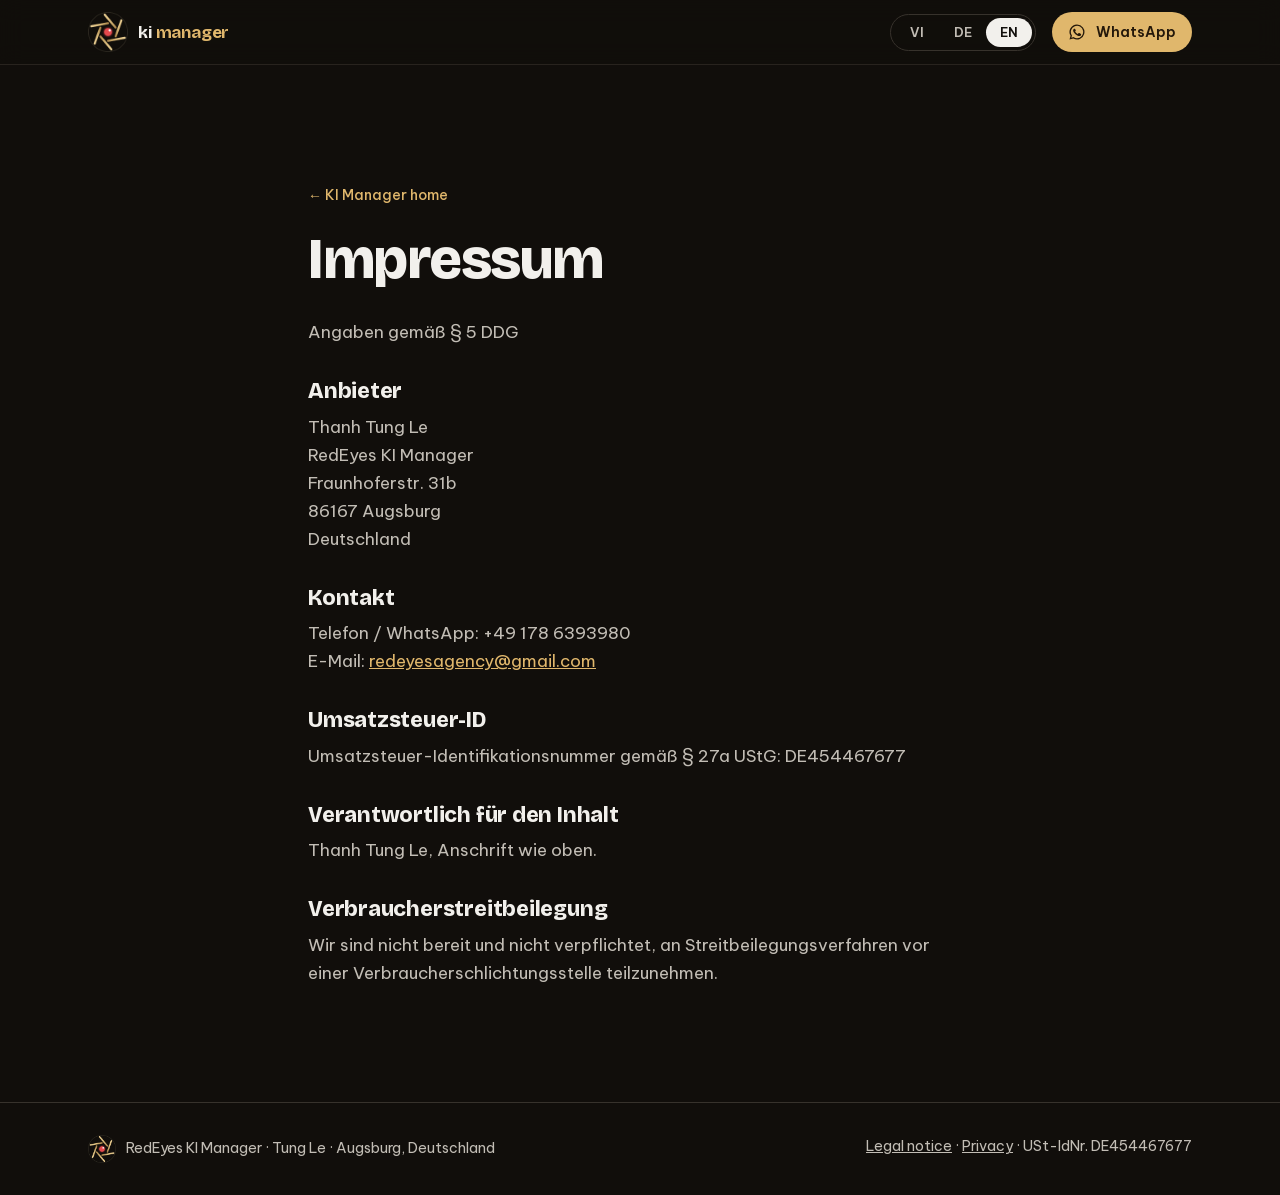
<file: impressum/index.html>
<!doctype html>
<html lang="vi">
<head>
<meta charset="utf-8">
<meta name="viewport" content="width=device-width, initial-scale=1, viewport-fit=cover">
<title>Impressum — RedEyes KI Manager</title>
<meta name="description" content="Impressum — RedEyes KI Manager">
<meta name="theme-color" content="#16130f">
<link rel="icon" type="image/png" sizes="32x32" href="../media/icon-32.png">
<link rel="icon" type="image/png" sizes="192x192" href="../media/icon-192.png">
<link rel="apple-touch-icon" href="../media/apple-touch-icon.png">
<meta property="og:title" content="Impressum — RedEyes KI Manager">
<meta property="og:description" content="Impressum — RedEyes KI Manager">
<meta property="og:image" content="https://redeyes-kimanager.github.io/ki-manager/media/og-ki-manager.png">
<meta property="og:image:width" content="1200"><meta property="og:image:height" content="630">
<meta name="twitter:card" content="summary_large_image">
<style>
@import url('../fonts/fonts.css');
:root{
  --bg: oklch(0.165 0.008 70);
  --bg-2: oklch(0.205 0.01 70);
  --line: oklch(0.32 0.012 70);
  --ink: oklch(0.955 0.006 80);
  --ink-2: oklch(0.80 0.012 80);
  --gold: oklch(0.80 0.105 82);
  --gold-ink: oklch(0.22 0.03 70);
  --red: oklch(0.62 0.21 27);
  --r: 14px;
  --gut: clamp(16px, 4vw, 48px);
  --max: 1200px;
  --ease: cubic-bezier(.22,1,.36,1);
  --z-sticky: 10;
  color-scheme: dark;
}
*{box-sizing:border-box}
html{-webkit-text-size-adjust:100%;scroll-behavior:smooth}
body{margin:0;background:var(--bg);color:var(--ink);font:400 17px/1.65 "Be Vietnam Pro",system-ui,sans-serif;-webkit-font-smoothing:antialiased}
img,video{display:block;max-width:100%}
a{color:inherit}
h1,h2,h3{font-family:"Bricolage Grotesque",system-ui,sans-serif;font-weight:800;line-height:1.04;letter-spacing:-0.025em;margin:0;text-wrap:balance}
p{margin:0;text-wrap:pretty}
.wrap{max-width:var(--max);margin:0 auto;padding-left:max(var(--gut), env(safe-area-inset-left, 0px));padding-right:max(var(--gut), env(safe-area-inset-right, 0px))}
.skip{position:absolute;left:-9999px}
.skip:focus{left:16px;top:16px;background:var(--gold);color:var(--gold-ink);padding:8px 14px;border-radius:8px;z-index:20}
:focus-visible{outline:2px solid var(--gold);outline-offset:3px;border-radius:6px}

/* header */
body::before{content:"";position:fixed;inset:0 0 auto;height:env(safe-area-inset-top, 0px);z-index:var(--z-sticky);background:var(--bg)}
header{position:sticky;top:env(safe-area-inset-top, 0px);z-index:var(--z-sticky);background:color-mix(in oklch, var(--bg) 86%, transparent);backdrop-filter:saturate(1.2) blur(12px);-webkit-backdrop-filter:saturate(1.2) blur(12px);border-bottom:1px solid color-mix(in oklch, var(--line) 60%, transparent)}
.bar{display:flex;align-items:center;gap:16px;height:64px}
.brand{display:flex;align-items:center;gap:10px;text-decoration:none;margin-right:auto}
.brand img{width:36px;height:36px}
.brand b{font:700 17px/1 "Bricolage Grotesque";letter-spacing:-.01em;white-space:nowrap}
.brand b i{font-style:normal;color:var(--gold)}
.lang{display:flex;border:1px solid var(--line);border-radius:999px;padding:3px}
.lang button{all:unset;cursor:pointer;font:600 13px/1 "Be Vietnam Pro";padding:8px 11px;border-radius:999px;color:var(--ink-2);min-width:24px;text-align:center}
.lang button[aria-pressed="true"]{background:var(--ink);color:var(--bg)}
.btn{display:inline-flex;align-items:center;gap:10px;font:600 16px/1 "Be Vietnam Pro";text-decoration:none;padding:16px 22px;border-radius:999px;background:var(--gold);color:var(--gold-ink);transition:transform .25s var(--ease),background .25s var(--ease);min-height:48px}
.btn:hover{transform:translateY(-1px);background:oklch(0.85 0.1 82)}
.btn:active{transform:translateY(0)}
.btn.ghost{background:transparent;color:var(--ink);border:1px solid var(--line)}
.btn.ghost:hover{background:var(--bg-2)}
.btn svg{width:18px;height:18px;flex:none}
.bar .btn{padding:11px 16px;min-height:40px;font-size:14px}
@media (max-width:620px){.bar .btn span{display:none}.bar .btn{padding:11px}}

/* hero */
.hero{padding:clamp(48px,9vw,120px) 0 clamp(56px,8vw,104px)}
.hero .wrap{display:grid;grid-template-columns:1.25fr .75fr;gap:clamp(32px,6vw,80px);align-items:center}
.hero h1{font-size:clamp(2.6rem,6.2vw,5.4rem)}
.hero h1 em{font-style:normal;color:var(--gold)}
.dot{display:inline-block;width:.32em;height:.32em;border-radius:50%;background:var(--red);vertical-align:.12em;margin-left:.06em;box-shadow:0 0 .5em color-mix(in oklch,var(--red) 70%,transparent)}
.hero p.lead{font-size:clamp(1.05rem,1.6vw,1.25rem);color:var(--ink-2);max-width:56ch;margin-top:26px}
.cta{display:flex;flex-wrap:wrap;gap:12px;margin-top:34px}
.phone{justify-self:center;width:min(300px,78vw);aspect-ratio:9/19.2;border-radius:42px;padding:10px;background:linear-gradient(160deg,oklch(0.34 0.012 70),oklch(0.2 0.01 70));box-shadow:0 40px 90px -30px oklch(0 0 0 / .8),inset 0 0 0 1px oklch(0.45 0.015 75 / .5);position:relative}
.phone video{width:100%;height:100%;object-fit:cover;border-radius:33px;background:#000}
.phone::after{content:"";position:absolute;top:20px;left:50%;translate:-50% 0;width:28%;height:20px;border-radius:20px;background:#000}
@media (max-width:860px){.hero .wrap{grid-template-columns:1fr}.phone{width:min(260px,70vw)}}

/* sections */
section{padding:clamp(64px,9vw,128px) 0}
.h2{font-size:clamp(2rem,4.4vw,3.6rem);max-width:18ch}
.sub{color:var(--ink-2);max-width:62ch;margin-top:18px;font-size:1.06rem}
.rule{border-top:1px solid var(--line)}

/* proof */
.proof-head{display:grid;grid-template-columns:1fr 1fr;gap:clamp(24px,5vw,64px);align-items:end}
.facts{list-style:none;margin:0;padding:0;display:grid;gap:14px}
.facts li{display:flex;gap:14px;align-items:baseline;padding-bottom:14px;border-bottom:1px solid var(--line)}
.facts strong{font:700 1.5rem/1 "Bricolage Grotesque";color:var(--gold);white-space:nowrap;min-width:5.5ch}
.facts span{color:var(--ink-2)}
@media (max-width:860px){.proof-head{grid-template-columns:1fr}}
.strip{margin-top:clamp(36px,5vw,56px);display:grid;grid-auto-flow:column;grid-auto-columns:clamp(220px,26vw,300px);gap:14px;overflow-x:auto;scroll-snap-type:x mandatory;padding:4px var(--gut) 18px;scrollbar-width:thin;scrollbar-color:var(--line) transparent;max-width:calc(var(--max) + 2*var(--gut));margin-inline:auto}
.strip figure{margin:0;scroll-snap-align:start;border-radius:var(--r);overflow:hidden;aspect-ratio:4/5;background:var(--bg-2);position:relative}
.strip img,.strip video{width:100%;height:100%;object-fit:cover;transition:transform .9s var(--ease)}
.strip figure:hover img{transform:scale(1.035)}
.strip .tag{position:absolute;left:10px;bottom:10px;font:600 12px/1 "Be Vietnam Pro";background:oklch(0.16 0.008 70 / .8);backdrop-filter:blur(6px);padding:7px 10px;border-radius:999px}
.note{color:var(--ink-2);font-size:.92rem;margin-top:10px}

/* services */
.svc{margin-top:clamp(36px,5vw,64px);display:grid}
.svc article{display:grid;grid-template-columns:minmax(0,5fr) minmax(0,7fr);gap:clamp(20px,5vw,72px);padding:clamp(28px,4vw,44px) 0;border-top:1px solid var(--line)}
.svc article:last-child{border-bottom:1px solid var(--line)}
.svh{display:flex;flex-direction:column;gap:18px}
.ico{width:52px;height:52px;color:var(--gold)}
.svc h3{font-size:clamp(1.6rem,3vw,2.4rem)}
.svc p{color:var(--ink-2);max-width:58ch}
.svc ul{margin:14px 0 0;padding-left:1.1em;color:var(--ink-2)}
.svc li{margin:4px 0}
.svc li::marker{color:var(--gold)}
@media (max-width:760px){.svc article{grid-template-columns:1fr}}

/* industries */
.ind{display:flex;flex-wrap:wrap;gap:10px;margin-top:32px;list-style:none;padding:0}
.ind li{font:500 clamp(1rem,1.6vw,1.15rem)/1 "Be Vietnam Pro";padding:14px 18px;border:1px solid var(--line);border-radius:999px}
.offer{margin-top:32px;display:flex;gap:16px;align-items:flex-start;background:var(--bg-2);border-radius:var(--r);padding:22px 24px;max-width:760px}
.offer b{color:var(--gold)}

/* steps (a real sequence) */
.steps{counter-reset:s;list-style:none;padding:0;margin:clamp(36px,5vw,56px) 0 0;display:grid;grid-template-columns:repeat(auto-fit,minmax(220px,1fr));gap:clamp(24px,3vw,40px)}
.steps li{counter-increment:s}
.steps li::before{content:counter(s);display:grid;place-items:center;width:44px;height:44px;border-radius:50%;border:1px solid var(--gold);color:var(--gold);font:700 18px/1 "Bricolage Grotesque";margin-bottom:18px}
.steps h3{font-size:1.35rem;letter-spacing:-.015em}
.steps p{color:var(--ink-2);margin-top:8px}

/* pricing */
.regions{display:flex;flex-wrap:wrap;gap:8px;margin-top:28px}
.regions button{all:unset;cursor:pointer;font:600 14px/1 "Be Vietnam Pro";padding:12px 16px;border-radius:999px;border:1px solid var(--line);color:var(--ink-2);min-height:20px;transition:background .2s var(--ease),color .2s var(--ease)}
.regions button:hover{color:var(--ink)}
.regions button[aria-pressed="true"]{background:var(--ink);color:var(--bg);border-color:var(--ink)}
.prices{margin-top:28px;display:grid;grid-template-columns:repeat(3,1fr);border:1px solid var(--line);border-radius:var(--r);overflow:hidden}
.prices > div{padding:clamp(22px,3vw,34px);display:flex;flex-direction:column;gap:10px}
.prices > div + div{border-left:1px solid var(--line)}
.prices .feat{background:var(--bg-2)}
.prices h3{font-size:1.25rem;letter-spacing:-.01em}
.amt{font:800 clamp(2rem,3.6vw,2.8rem)/1 "Bricolage Grotesque";letter-spacing:-.02em;margin-top:6px;font-variant-numeric:tabular-nums}
.amt small{display:block;margin-top:8px;font:500 .95rem/1 "Be Vietnam Pro";color:var(--ink-2);letter-spacing:0}
.prices p{color:var(--ink-2);font-size:.98rem}
.prices .pill{align-self:flex-start;font:600 12px/1 "Be Vietnam Pro";background:var(--gold);color:var(--gold-ink);padding:6px 10px;border-radius:999px}
.ask{margin-top:28px;padding:28px;border:1px dashed var(--line);border-radius:var(--r);color:var(--ink-2)}
@media (max-width:860px){.prices{grid-template-columns:1fr}.prices > div + div{border-left:0;border-top:1px solid var(--line)}}

/* about + pay */
.two{display:grid;grid-template-columns:1fr 1fr;gap:clamp(36px,6vw,96px)}
.two p{color:var(--ink-2);margin-top:16px;max-width:56ch}
.checks{list-style:none;padding:0;margin:22px 0 0;display:grid;gap:12px}
.checks li{display:flex;gap:12px;color:var(--ink-2)}
.checks svg{flex:none;width:20px;height:20px;margin-top:3px;color:var(--gold)}
@media (max-width:860px){.two{grid-template-columns:1fr}}

/* final */
.final{text-align:center}
.final .h2{margin:0 auto;max-width:20ch}
.final .cta{justify-content:center}
.final .sub{margin-inline:auto}
footer{border-top:1px solid var(--line);padding:32px 0 calc(32px + env(safe-area-inset-bottom));color:var(--ink-2);font-size:.9rem}
footer .wrap{display:flex;flex-wrap:wrap;gap:8px 24px;justify-content:space-between}

/* motion: content is visible by default, motion only enhances */
@media (prefers-reduced-motion:no-preference){
  .js .rv{opacity:0;translate:0 18px;filter:blur(4px);transition:opacity .9s var(--ease),translate .9s var(--ease),filter .9s var(--ease)}
  .js .rv.in{opacity:1;translate:0 0;filter:none}
  .amt{transition:opacity .25s var(--ease)}
  .amt.swap{opacity:0}
}
@media (prefers-reduced-motion:reduce){html{scroll-behavior:auto}}

.brand img{width:40px;height:40px}
.final-logo{display:block;width:clamp(170px,20vw,220px);height:auto;margin:0 auto 34px}
.foot-brand{display:inline-flex;align-items:center;gap:10px}.foot-brand img{width:28px;height:28px}
</style>

<style>
.crumb{display:inline-flex;gap:8px;align-items:center;color:var(--ink-2);text-decoration:none;font:500 14px/1 "Be Vietnam Pro";margin-bottom:28px}
.crumb:hover{color:var(--ink)}
.ind a{color:inherit;text-decoration:none;display:inline-flex;gap:8px;align-items:center}
.ind li:has(a){border-color:color-mix(in oklch,var(--gold) 55%,var(--line));transition:background .2s var(--ease)}
.ind li:has(a):hover{background:var(--bg-2)}
.ind a::after{content:"→";color:var(--gold)}
.chat{justify-self:center;width:min(340px,86vw);background:var(--bg-2);border:1px solid var(--line);border-radius:28px;padding:18px 16px 16px;box-shadow:0 40px 90px -30px oklch(0 0 0 / .8)}
.chat-top{display:flex;align-items:center;gap:10px;padding:0 4px 14px;border-bottom:1px solid var(--line);margin-bottom:14px}
.chat-top img{width:30px;height:30px}
.chat-top b{font:600 14px/1.2 "Be Vietnam Pro"}
.chat-top small{display:block;color:var(--ink-2);font:400 12px/1.3 "Be Vietnam Pro"}
.msg{max-width:84%;padding:10px 13px;border-radius:16px;font-size:15px;line-height:1.45;margin:6px 0}
.msg.in{background:oklch(0.27 0.012 70);border-bottom-left-radius:5px}
.msg.out{background:var(--gold);color:var(--gold-ink);margin-left:auto;border-bottom-right-radius:5px}
.chat-note{color:var(--ink-2);font-size:12px;text-align:center;margin-top:12px}
@media (prefers-reduced-motion:no-preference){.js .msg{opacity:0;translate:0 8px;transition:opacity .5s var(--ease),translate .5s var(--ease)}.js .chat.in .msg{opacity:1;translate:0 0}
.js .chat.in .msg:nth-child(2){transition-delay:.5s}.js .chat.in .msg:nth-child(3){transition-delay:1.1s}.js .chat.in .msg:nth-child(4){transition-delay:1.7s}.js .chat.in .msg:nth-child(5){transition-delay:2.3s}}
.pains{list-style:none;padding:0;margin:clamp(36px,5vw,56px) 0 0;display:grid}
.pains li{display:grid;grid-template-columns:minmax(0,5fr) minmax(0,7fr);gap:clamp(16px,5vw,72px);padding:clamp(24px,3.5vw,36px) 0;border-top:1px solid var(--line)}
.pains li:last-child{border-bottom:1px solid var(--line)}
.pains h3{font-size:clamp(1.3rem,2.4vw,1.8rem);letter-spacing:-.015em}
.pains p{color:var(--ink-2);max-width:58ch}
@media (max-width:760px){.pains li{grid-template-columns:1fr}}
.honest{margin-top:28px;background:var(--bg-2);border-radius:var(--r);padding:24px 26px;max-width:760px;color:var(--ink-2)}
.honest b{color:var(--ink)}
.legal{max-width:760px}
.legal h1{font-size:clamp(2.2rem,5vw,3.6rem);margin-bottom:28px}
.legal h2{font-size:1.35rem;margin:34px 0 10px;letter-spacing:-.01em}
.legal p,.legal li{color:var(--ink-2)}
.legal a{color:var(--gold)}
.foot-links a{color:var(--ink-2)}
</style>
</head>
<body>
<a class="skip" href="#main" data-i="skip">Bỏ qua tới nội dung</a>
<header>
  <div class="wrap bar">
    <a class="brand" href="../" aria-label="RedEyes KI Manager"><img src="../media/icon-96.png" alt="" width="40" height="40"><b>ki <i>manager</i></b></a>
    <div class="lang" role="group" aria-label="Language">
      <button type="button" data-lang="vi" aria-pressed="true">VI</button>
      <button type="button" data-lang="de" aria-pressed="false">DE</button>
      <button type="button" data-lang="en" aria-pressed="false">EN</button>
    </div>
    <a class="btn wa" href="https://wa.me/491786393980" target="_blank" rel="noopener"><svg viewBox="0 0 24 24" fill="currentColor" aria-hidden="true"><path d="M12 2a10 10 0 0 0-8.6 15.1L2 22l5-1.3A10 10 0 1 0 12 2Zm0 18.2a8.2 8.2 0 0 1-4.2-1.2l-.3-.2-3 .8.8-2.9-.2-.3A8.2 8.2 0 1 1 12 20.2Zm4.5-6.1c-.2-.1-1.5-.7-1.7-.8-.2-.1-.4-.1-.6.1l-.8 1c-.1.2-.3.2-.5.1a6.7 6.7 0 0 1-3.3-2.9c-.3-.4.3-.4.7-1.4.1-.2 0-.3 0-.4l-.8-1.8c-.2-.5-.4-.4-.6-.4h-.5a1 1 0 0 0-.7.3 3 3 0 0 0-.9 2.2 5.2 5.2 0 0 0 1.1 2.7 11.8 11.8 0 0 0 4.5 4c1.7.7 2.3.8 3.2.6.5-.1 1.5-.6 1.7-1.2.2-.6.2-1.1.1-1.2l-.4-.3Z"/></svg><span data-i="wa_short">WhatsApp</span></a>
  </div>
</header>
<main id="main"><section><div class="wrap legal"><a class="crumb" href="../" data-i="back">← Trang chính KI Manager</a>
<h1>Impressum</h1>
<p>Angaben gemäß § 5 DDG</p>
<h2>Anbieter</h2>
<p>Thanh Tung Le<br>RedEyes KI Manager<br>Fraunhoferstr. 31b<br>86167 Augsburg<br>Deutschland</p>
<h2>Kontakt</h2>
<p>Telefon / WhatsApp: +49 178 6393980<br>E-Mail: <a href="mailto:redeyesagency@gmail.com">redeyesagency@gmail.com</a></p>
<h2>Umsatzsteuer-ID</h2>
<p>Umsatzsteuer-Identifikationsnummer gemäß § 27a UStG: DE454467677</p>
<h2>Verantwortlich für den Inhalt</h2>
<p>Thanh Tung Le, Anschrift wie oben.</p>
<h2>Verbraucherstreitbeilegung</h2>
<p>Wir sind nicht bereit und nicht verpflichtet, an Streitbeilegungsverfahren vor einer Verbraucherschlichtungsstelle teilzunehmen.</p>
</div></section></main>
<footer>
  <div class="wrap">
    <span class="foot-brand"><img src="../media/icon-96.png" alt="" width="28" height="28" loading="lazy">RedEyes KI Manager · Tung Le · Augsburg, Deutschland</span>
    <span class="foot-links"><a href="../impressum/" data-i="imp">Impressum</a> · <a href="../datenschutz/" data-i="dse">Datenschutz</a> · USt-IdNr. DE454467677</span>
  </div>
</footer>

<script>
(() => {
  document.documentElement.classList.add('js');
  const T = {"vi": {"skip": "Bỏ qua tới nội dung", "wa_short": "WhatsApp", "back": "← Trang chính KI Manager", "cta1": "Nói chuyện 15 phút qua WhatsApp", "cta2": "Xem bảng giá", "pains_h": "Chỗ tiệm đang mất khách.", "do_h": "KI Manager làm gì cho tiệm bạn.", "proof_h": "Bằng chứng.", "chat_note": "Ví dụ minh hoạ — không phải hội thoại của khách thật.", "fi_h": "Nói chuyện 15 phút. Không hợp thì thôi.", "fi_sub": "Nhắn WhatsApp, viết bằng tiếng Việt, Đức hay Anh đều được.", "imp": "Impressum", "dse": "Datenschutz", "assistant": "Trợ lý AI của tiệm", "online": "trả lời ngay, 24/7", "title": "Impressum — RedEyes KI Manager", "wa_msg": ""}, "de": {"skip": "Zum Inhalt springen", "wa_short": "WhatsApp", "back": "← Zur Startseite KI Manager", "cta1": "15 Minuten per WhatsApp sprechen", "cta2": "Preise ansehen", "pains_h": "Wo Ihnen gerade Kunden verloren gehen.", "do_h": "Was KI Manager für Ihren Betrieb übernimmt.", "proof_h": "Nachweis.", "chat_note": "Beispiel zur Veranschaulichung — kein echtes Kundengespräch.", "fi_h": "15 Minuten reden. Passt es nicht, ist es auch gut.", "fi_sub": "Schreiben Sie per WhatsApp — auf Deutsch, Englisch oder Vietnamesisch.", "imp": "Impressum", "dse": "Datenschutz", "assistant": "KI-Assistent des Studios", "online": "antwortet sofort, 24/7", "title": "Impressum — RedEyes KI Manager", "wa_msg": ""}, "en": {"skip": "Skip to content", "wa_short": "WhatsApp", "back": "← KI Manager home", "cta1": "Talk for 15 minutes on WhatsApp", "cta2": "See pricing", "pains_h": "Where you are losing customers today.", "do_h": "What KI Manager takes off your plate.", "proof_h": "Proof.", "chat_note": "Illustrative example — not a real customer conversation.", "fi_h": "Talk for 15 minutes. If it doesn’t fit, that’s fine.", "fi_sub": "Message on WhatsApp — in English, German or Vietnamese.", "imp": "Legal notice", "dse": "Privacy", "assistant": "The studio’s AI assistant", "online": "replies instantly, 24/7", "title": "Impressum — RedEyes KI Manager", "wa_msg": ""}}, WA = '491786393980';
  const pick=(k,d)=>{try{return localStorage.getItem(k)||d}catch{return d}};
  const keep=(k,v)=>{try{localStorage.setItem(k,v)}catch{}};
  const nav=(navigator.language||'en').slice(0,2);
  let lang=pick('kim_lang',['vi','de','en'].includes(nav)?nav:'en');
  function render(){
    const t=T[lang]; document.documentElement.lang=lang; if(t.title) document.title=t.title;
    document.querySelectorAll('[data-i]').forEach(el=>{const v=t[el.dataset.i]; if(v!=null) el.innerHTML=v;});
    document.querySelectorAll('.lang button').forEach(b=>b.setAttribute('aria-pressed',String(b.dataset.lang===lang)));
    const href='https://wa.me/'+WA+'?text='+encodeURIComponent(t.wa_msg||'');
    document.querySelectorAll('a.wa').forEach(a=>a.href=href);
  }
  document.querySelectorAll('.lang button').forEach(b=>b.addEventListener('click',()=>{lang=b.dataset.lang;keep('kim_lang',lang);render();}));
  if('IntersectionObserver' in window){const ro=new IntersectionObserver(es=>es.forEach(e=>{if(e.isIntersecting){e.target.classList.add('in');ro.unobserve(e.target);}}),{rootMargin:'0px 0px -8% 0px'});document.querySelectorAll('.rv').forEach(el=>ro.observe(el));}
  setTimeout(()=>document.querySelectorAll('.rv').forEach(el=>el.classList.add('in')),2500);
  render();
})();
</script>
</body></html>
</file>
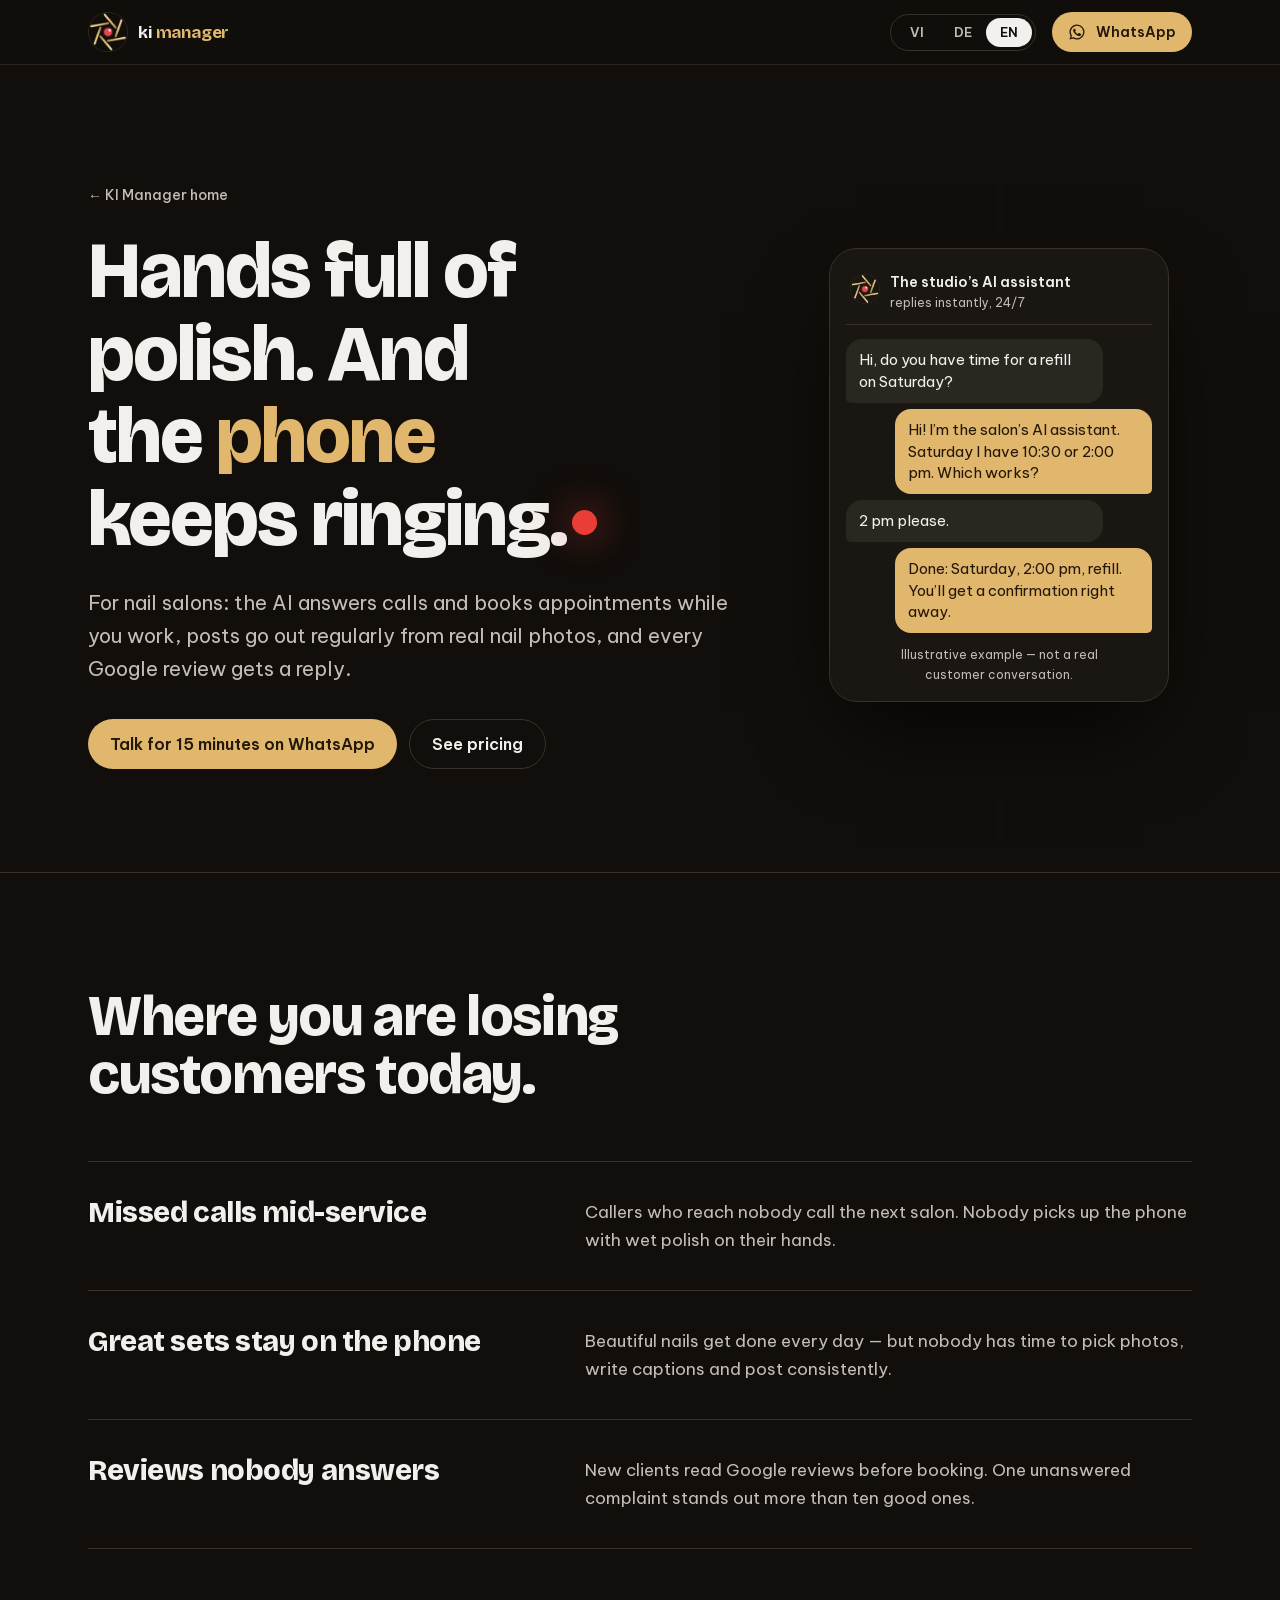
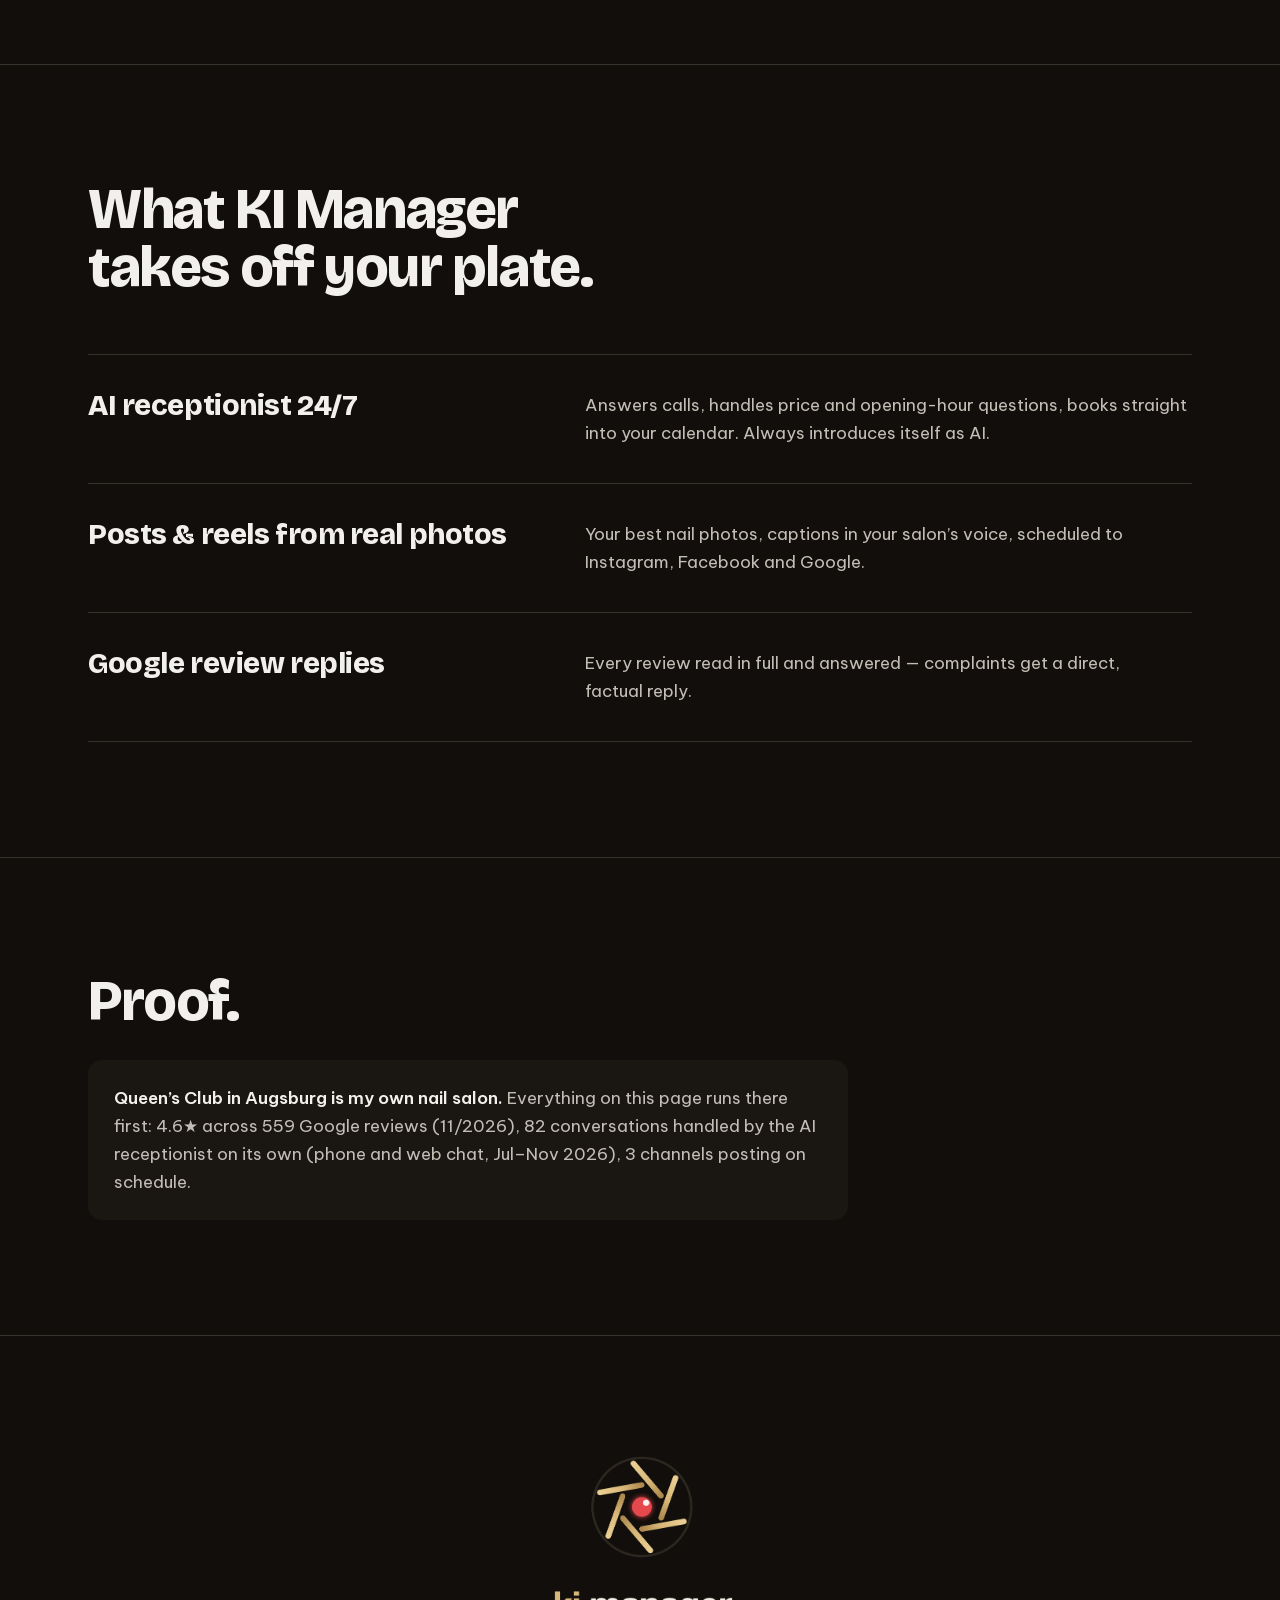
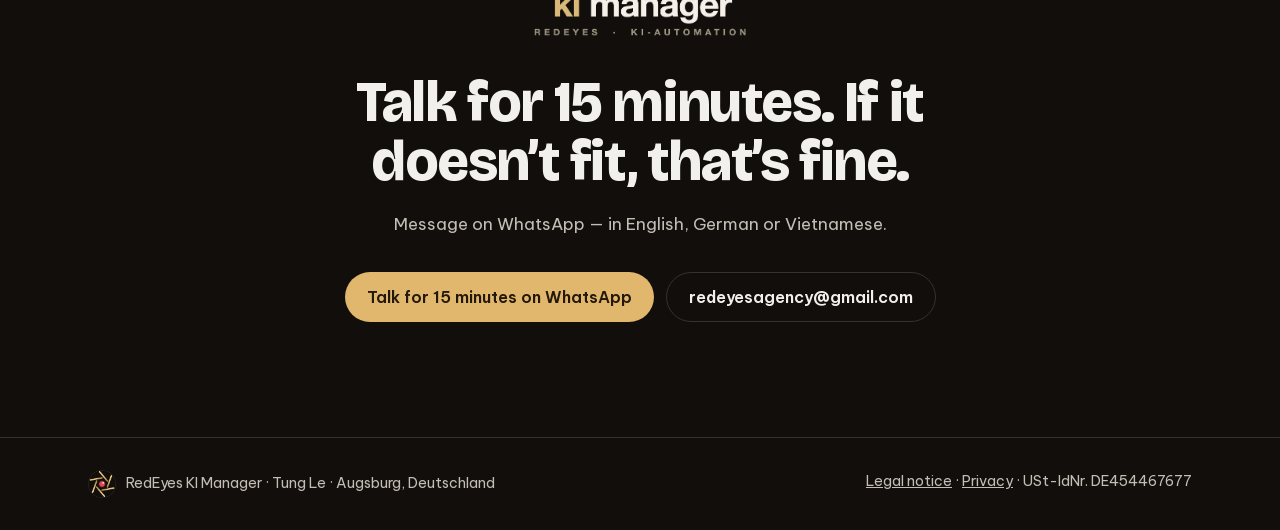
<file: nail/index.html>
<!doctype html>
<html lang="vi">
<head>
<meta charset="utf-8">
<meta name="viewport" content="width=device-width, initial-scale=1, viewport-fit=cover">
<title>KI Manager cho tiệm nail — RedEyes</title>
<meta name="description" content="Lễ tân AI, nội dung và đánh giá Google cho tiệm nail — chạy thật ở tiệm nail của chính chủ trước.">
<meta name="theme-color" content="#16130f">
<link rel="icon" type="image/png" sizes="32x32" href="../media/icon-32.png">
<link rel="icon" type="image/png" sizes="192x192" href="../media/icon-192.png">
<link rel="apple-touch-icon" href="../media/apple-touch-icon.png">
<meta property="og:title" content="KI Manager cho tiệm nail — RedEyes">
<meta property="og:description" content="Lễ tân AI, nội dung và đánh giá Google cho tiệm nail — chạy thật ở tiệm nail của chính chủ trước.">
<meta property="og:image" content="https://redeyes-kimanager.github.io/ki-manager/media/og-ki-manager.png">
<meta property="og:image:width" content="1200"><meta property="og:image:height" content="630">
<meta name="twitter:card" content="summary_large_image">
<style>
@import url('../fonts/fonts.css');
:root{
  --bg: oklch(0.165 0.008 70);
  --bg-2: oklch(0.205 0.01 70);
  --line: oklch(0.32 0.012 70);
  --ink: oklch(0.955 0.006 80);
  --ink-2: oklch(0.80 0.012 80);
  --gold: oklch(0.80 0.105 82);
  --gold-ink: oklch(0.22 0.03 70);
  --red: oklch(0.62 0.21 27);
  --r: 14px;
  --gut: clamp(16px, 4vw, 48px);
  --max: 1200px;
  --ease: cubic-bezier(.22,1,.36,1);
  --z-sticky: 10;
  color-scheme: dark;
}
*{box-sizing:border-box}
html{-webkit-text-size-adjust:100%;scroll-behavior:smooth}
body{margin:0;background:var(--bg);color:var(--ink);font:400 17px/1.65 "Be Vietnam Pro",system-ui,sans-serif;-webkit-font-smoothing:antialiased}
img,video{display:block;max-width:100%}
a{color:inherit}
h1,h2,h3{font-family:"Bricolage Grotesque",system-ui,sans-serif;font-weight:800;line-height:1.04;letter-spacing:-0.025em;margin:0;text-wrap:balance}
p{margin:0;text-wrap:pretty}
.wrap{max-width:var(--max);margin:0 auto;padding-left:max(var(--gut), env(safe-area-inset-left, 0px));padding-right:max(var(--gut), env(safe-area-inset-right, 0px))}
.skip{position:absolute;left:-9999px}
.skip:focus{left:16px;top:16px;background:var(--gold);color:var(--gold-ink);padding:8px 14px;border-radius:8px;z-index:20}
:focus-visible{outline:2px solid var(--gold);outline-offset:3px;border-radius:6px}

/* header */
body::before{content:"";position:fixed;inset:0 0 auto;height:env(safe-area-inset-top, 0px);z-index:var(--z-sticky);background:var(--bg)}
header{position:sticky;top:env(safe-area-inset-top, 0px);z-index:var(--z-sticky);background:color-mix(in oklch, var(--bg) 86%, transparent);backdrop-filter:saturate(1.2) blur(12px);-webkit-backdrop-filter:saturate(1.2) blur(12px);border-bottom:1px solid color-mix(in oklch, var(--line) 60%, transparent)}
.bar{display:flex;align-items:center;gap:16px;height:64px}
.brand{display:flex;align-items:center;gap:10px;text-decoration:none;margin-right:auto}
.brand img{width:36px;height:36px}
.brand b{font:700 17px/1 "Bricolage Grotesque";letter-spacing:-.01em;white-space:nowrap}
.brand b i{font-style:normal;color:var(--gold)}
.lang{display:flex;border:1px solid var(--line);border-radius:999px;padding:3px}
.lang button{all:unset;cursor:pointer;font:600 13px/1 "Be Vietnam Pro";padding:8px 11px;border-radius:999px;color:var(--ink-2);min-width:24px;text-align:center}
.lang button[aria-pressed="true"]{background:var(--ink);color:var(--bg)}
.btn{display:inline-flex;align-items:center;gap:10px;font:600 16px/1 "Be Vietnam Pro";text-decoration:none;padding:16px 22px;border-radius:999px;background:var(--gold);color:var(--gold-ink);transition:transform .25s var(--ease),background .25s var(--ease);min-height:48px}
.btn:hover{transform:translateY(-1px);background:oklch(0.85 0.1 82)}
.btn:active{transform:translateY(0)}
.btn.ghost{background:transparent;color:var(--ink);border:1px solid var(--line)}
.btn.ghost:hover{background:var(--bg-2)}
.btn svg{width:18px;height:18px;flex:none}
.bar .btn{padding:11px 16px;min-height:40px;font-size:14px}
@media (max-width:620px){.bar .btn span{display:none}.bar .btn{padding:11px}}

/* hero */
.hero{padding:clamp(48px,9vw,120px) 0 clamp(56px,8vw,104px)}
.hero .wrap{display:grid;grid-template-columns:1.25fr .75fr;gap:clamp(32px,6vw,80px);align-items:center}
.hero h1{font-size:clamp(2.6rem,6.2vw,5.4rem)}
.hero h1 em{font-style:normal;color:var(--gold)}
.dot{display:inline-block;width:.32em;height:.32em;border-radius:50%;background:var(--red);vertical-align:.12em;margin-left:.06em;box-shadow:0 0 .5em color-mix(in oklch,var(--red) 70%,transparent)}
.hero p.lead{font-size:clamp(1.05rem,1.6vw,1.25rem);color:var(--ink-2);max-width:56ch;margin-top:26px}
.cta{display:flex;flex-wrap:wrap;gap:12px;margin-top:34px}
.phone{justify-self:center;width:min(300px,78vw);aspect-ratio:9/19.2;border-radius:42px;padding:10px;background:linear-gradient(160deg,oklch(0.34 0.012 70),oklch(0.2 0.01 70));box-shadow:0 40px 90px -30px oklch(0 0 0 / .8),inset 0 0 0 1px oklch(0.45 0.015 75 / .5);position:relative}
.phone video{width:100%;height:100%;object-fit:cover;border-radius:33px;background:#000}
.phone::after{content:"";position:absolute;top:20px;left:50%;translate:-50% 0;width:28%;height:20px;border-radius:20px;background:#000}
@media (max-width:860px){.hero .wrap{grid-template-columns:1fr}.phone{width:min(260px,70vw)}}

/* sections */
section{padding:clamp(64px,9vw,128px) 0}
.h2{font-size:clamp(2rem,4.4vw,3.6rem);max-width:18ch}
.sub{color:var(--ink-2);max-width:62ch;margin-top:18px;font-size:1.06rem}
.rule{border-top:1px solid var(--line)}

/* proof */
.proof-head{display:grid;grid-template-columns:1fr 1fr;gap:clamp(24px,5vw,64px);align-items:end}
.facts{list-style:none;margin:0;padding:0;display:grid;gap:14px}
.facts li{display:flex;gap:14px;align-items:baseline;padding-bottom:14px;border-bottom:1px solid var(--line)}
.facts strong{font:700 1.5rem/1 "Bricolage Grotesque";color:var(--gold);white-space:nowrap;min-width:5.5ch}
.facts span{color:var(--ink-2)}
@media (max-width:860px){.proof-head{grid-template-columns:1fr}}
.strip{margin-top:clamp(36px,5vw,56px);display:grid;grid-auto-flow:column;grid-auto-columns:clamp(220px,26vw,300px);gap:14px;overflow-x:auto;scroll-snap-type:x mandatory;padding:4px var(--gut) 18px;scrollbar-width:thin;scrollbar-color:var(--line) transparent;max-width:calc(var(--max) + 2*var(--gut));margin-inline:auto}
.strip figure{margin:0;scroll-snap-align:start;border-radius:var(--r);overflow:hidden;aspect-ratio:4/5;background:var(--bg-2);position:relative}
.strip img,.strip video{width:100%;height:100%;object-fit:cover;transition:transform .9s var(--ease)}
.strip figure:hover img{transform:scale(1.035)}
.strip .tag{position:absolute;left:10px;bottom:10px;font:600 12px/1 "Be Vietnam Pro";background:oklch(0.16 0.008 70 / .8);backdrop-filter:blur(6px);padding:7px 10px;border-radius:999px}
.note{color:var(--ink-2);font-size:.92rem;margin-top:10px}

/* services */
.svc{margin-top:clamp(36px,5vw,64px);display:grid}
.svc article{display:grid;grid-template-columns:minmax(0,5fr) minmax(0,7fr);gap:clamp(20px,5vw,72px);padding:clamp(28px,4vw,44px) 0;border-top:1px solid var(--line)}
.svc article:last-child{border-bottom:1px solid var(--line)}
.svh{display:flex;flex-direction:column;gap:18px}
.ico{width:52px;height:52px;color:var(--gold)}
.svc h3{font-size:clamp(1.6rem,3vw,2.4rem)}
.svc p{color:var(--ink-2);max-width:58ch}
.svc ul{margin:14px 0 0;padding-left:1.1em;color:var(--ink-2)}
.svc li{margin:4px 0}
.svc li::marker{color:var(--gold)}
@media (max-width:760px){.svc article{grid-template-columns:1fr}}

/* industries */
.ind{display:flex;flex-wrap:wrap;gap:10px;margin-top:32px;list-style:none;padding:0}
.ind li{font:500 clamp(1rem,1.6vw,1.15rem)/1 "Be Vietnam Pro";padding:14px 18px;border:1px solid var(--line);border-radius:999px}
.offer{margin-top:32px;display:flex;gap:16px;align-items:flex-start;background:var(--bg-2);border-radius:var(--r);padding:22px 24px;max-width:760px}
.offer b{color:var(--gold)}

/* steps (a real sequence) */
.steps{counter-reset:s;list-style:none;padding:0;margin:clamp(36px,5vw,56px) 0 0;display:grid;grid-template-columns:repeat(auto-fit,minmax(220px,1fr));gap:clamp(24px,3vw,40px)}
.steps li{counter-increment:s}
.steps li::before{content:counter(s);display:grid;place-items:center;width:44px;height:44px;border-radius:50%;border:1px solid var(--gold);color:var(--gold);font:700 18px/1 "Bricolage Grotesque";margin-bottom:18px}
.steps h3{font-size:1.35rem;letter-spacing:-.015em}
.steps p{color:var(--ink-2);margin-top:8px}

/* pricing */
.regions{display:flex;flex-wrap:wrap;gap:8px;margin-top:28px}
.regions button{all:unset;cursor:pointer;font:600 14px/1 "Be Vietnam Pro";padding:12px 16px;border-radius:999px;border:1px solid var(--line);color:var(--ink-2);min-height:20px;transition:background .2s var(--ease),color .2s var(--ease)}
.regions button:hover{color:var(--ink)}
.regions button[aria-pressed="true"]{background:var(--ink);color:var(--bg);border-color:var(--ink)}
.prices{margin-top:28px;display:grid;grid-template-columns:repeat(3,1fr);border:1px solid var(--line);border-radius:var(--r);overflow:hidden}
.prices > div{padding:clamp(22px,3vw,34px);display:flex;flex-direction:column;gap:10px}
.prices > div + div{border-left:1px solid var(--line)}
.prices .feat{background:var(--bg-2)}
.prices h3{font-size:1.25rem;letter-spacing:-.01em}
.amt{font:800 clamp(2rem,3.6vw,2.8rem)/1 "Bricolage Grotesque";letter-spacing:-.02em;margin-top:6px;font-variant-numeric:tabular-nums}
.amt small{display:block;margin-top:8px;font:500 .95rem/1 "Be Vietnam Pro";color:var(--ink-2);letter-spacing:0}
.prices p{color:var(--ink-2);font-size:.98rem}
.prices .pill{align-self:flex-start;font:600 12px/1 "Be Vietnam Pro";background:var(--gold);color:var(--gold-ink);padding:6px 10px;border-radius:999px}
.ask{margin-top:28px;padding:28px;border:1px dashed var(--line);border-radius:var(--r);color:var(--ink-2)}
@media (max-width:860px){.prices{grid-template-columns:1fr}.prices > div + div{border-left:0;border-top:1px solid var(--line)}}

/* about + pay */
.two{display:grid;grid-template-columns:1fr 1fr;gap:clamp(36px,6vw,96px)}
.two p{color:var(--ink-2);margin-top:16px;max-width:56ch}
.checks{list-style:none;padding:0;margin:22px 0 0;display:grid;gap:12px}
.checks li{display:flex;gap:12px;color:var(--ink-2)}
.checks svg{flex:none;width:20px;height:20px;margin-top:3px;color:var(--gold)}
@media (max-width:860px){.two{grid-template-columns:1fr}}

/* final */
.final{text-align:center}
.final .h2{margin:0 auto;max-width:20ch}
.final .cta{justify-content:center}
.final .sub{margin-inline:auto}
footer{border-top:1px solid var(--line);padding:32px 0 calc(32px + env(safe-area-inset-bottom));color:var(--ink-2);font-size:.9rem}
footer .wrap{display:flex;flex-wrap:wrap;gap:8px 24px;justify-content:space-between}

/* motion: content is visible by default, motion only enhances */
@media (prefers-reduced-motion:no-preference){
  .js .rv{opacity:0;translate:0 18px;filter:blur(4px);transition:opacity .9s var(--ease),translate .9s var(--ease),filter .9s var(--ease)}
  .js .rv.in{opacity:1;translate:0 0;filter:none}
  .amt{transition:opacity .25s var(--ease)}
  .amt.swap{opacity:0}
}
@media (prefers-reduced-motion:reduce){html{scroll-behavior:auto}}

.brand img{width:40px;height:40px}
.final-logo{display:block;width:clamp(170px,20vw,220px);height:auto;margin:0 auto 34px}
.foot-brand{display:inline-flex;align-items:center;gap:10px}.foot-brand img{width:28px;height:28px}
</style>

<style>
.crumb{display:inline-flex;gap:8px;align-items:center;color:var(--ink-2);text-decoration:none;font:500 14px/1 "Be Vietnam Pro";margin-bottom:28px}
.crumb:hover{color:var(--ink)}
.ind a{color:inherit;text-decoration:none;display:inline-flex;gap:8px;align-items:center}
.ind li:has(a){border-color:color-mix(in oklch,var(--gold) 55%,var(--line));transition:background .2s var(--ease)}
.ind li:has(a):hover{background:var(--bg-2)}
.ind a::after{content:"→";color:var(--gold)}
.chat{justify-self:center;width:min(340px,86vw);background:var(--bg-2);border:1px solid var(--line);border-radius:28px;padding:18px 16px 16px;box-shadow:0 40px 90px -30px oklch(0 0 0 / .8)}
.chat-top{display:flex;align-items:center;gap:10px;padding:0 4px 14px;border-bottom:1px solid var(--line);margin-bottom:14px}
.chat-top img{width:30px;height:30px}
.chat-top b{font:600 14px/1.2 "Be Vietnam Pro"}
.chat-top small{display:block;color:var(--ink-2);font:400 12px/1.3 "Be Vietnam Pro"}
.msg{max-width:84%;padding:10px 13px;border-radius:16px;font-size:15px;line-height:1.45;margin:6px 0}
.msg.in{background:oklch(0.27 0.012 70);border-bottom-left-radius:5px}
.msg.out{background:var(--gold);color:var(--gold-ink);margin-left:auto;border-bottom-right-radius:5px}
.chat-note{color:var(--ink-2);font-size:12px;text-align:center;margin-top:12px}
@media (prefers-reduced-motion:no-preference){.js .msg{opacity:0;translate:0 8px;transition:opacity .5s var(--ease),translate .5s var(--ease)}.js .chat.in .msg{opacity:1;translate:0 0}
.js .chat.in .msg:nth-child(2){transition-delay:.5s}.js .chat.in .msg:nth-child(3){transition-delay:1.1s}.js .chat.in .msg:nth-child(4){transition-delay:1.7s}.js .chat.in .msg:nth-child(5){transition-delay:2.3s}}
.pains{list-style:none;padding:0;margin:clamp(36px,5vw,56px) 0 0;display:grid}
.pains li{display:grid;grid-template-columns:minmax(0,5fr) minmax(0,7fr);gap:clamp(16px,5vw,72px);padding:clamp(24px,3.5vw,36px) 0;border-top:1px solid var(--line)}
.pains li:last-child{border-bottom:1px solid var(--line)}
.pains h3{font-size:clamp(1.3rem,2.4vw,1.8rem);letter-spacing:-.015em}
.pains p{color:var(--ink-2);max-width:58ch}
@media (max-width:760px){.pains li{grid-template-columns:1fr}}
.honest{margin-top:28px;background:var(--bg-2);border-radius:var(--r);padding:24px 26px;max-width:760px;color:var(--ink-2)}
.honest b{color:var(--ink)}
.legal{max-width:760px}
.legal h1{font-size:clamp(2.2rem,5vw,3.6rem);margin-bottom:28px}
.legal h2{font-size:1.35rem;margin:34px 0 10px;letter-spacing:-.01em}
.legal p,.legal li{color:var(--ink-2)}
.legal a{color:var(--gold)}
.foot-links a{color:var(--ink-2)}
</style>
</head>
<body>
<a class="skip" href="#main" data-i="skip">Bỏ qua tới nội dung</a>
<header>
  <div class="wrap bar">
    <a class="brand" href="../" aria-label="RedEyes KI Manager"><img src="../media/icon-96.png" alt="" width="40" height="40"><b>ki <i>manager</i></b></a>
    <div class="lang" role="group" aria-label="Language">
      <button type="button" data-lang="vi" aria-pressed="true">VI</button>
      <button type="button" data-lang="de" aria-pressed="false">DE</button>
      <button type="button" data-lang="en" aria-pressed="false">EN</button>
    </div>
    <a class="btn wa" href="https://wa.me/491786393980" target="_blank" rel="noopener"><svg viewBox="0 0 24 24" fill="currentColor" aria-hidden="true"><path d="M12 2a10 10 0 0 0-8.6 15.1L2 22l5-1.3A10 10 0 1 0 12 2Zm0 18.2a8.2 8.2 0 0 1-4.2-1.2l-.3-.2-3 .8.8-2.9-.2-.3A8.2 8.2 0 1 1 12 20.2Zm4.5-6.1c-.2-.1-1.5-.7-1.7-.8-.2-.1-.4-.1-.6.1l-.8 1c-.1.2-.3.2-.5.1a6.7 6.7 0 0 1-3.3-2.9c-.3-.4.3-.4.7-1.4.1-.2 0-.3 0-.4l-.8-1.8c-.2-.5-.4-.4-.6-.4h-.5a1 1 0 0 0-.7.3 3 3 0 0 0-.9 2.2 5.2 5.2 0 0 0 1.1 2.7 11.8 11.8 0 0 0 4.5 4c1.7.7 2.3.8 3.2.6.5-.1 1.5-.6 1.7-1.2.2-.6.2-1.1.1-1.2l-.4-.3Z"/></svg><span data-i="wa_short">WhatsApp</span></a>
  </div>
</header>
<main id="main">
  <section class="hero" aria-labelledby="h1">
    <div class="wrap">
      <div>
        <a class="crumb" href="../" data-i="back">← Trang chính KI Manager</a>
        <h1 id="h1" class="rv" data-i="h1">Tay đang dính sơn. <em>Điện thoại</em> cứ reo.<span class="dot" aria-hidden="true"></span></h1>
        <p class="lead rv" data-i="lead">Cho tiệm nail: AI nghe máy và ghi lịch khi thợ đang làm, bài đăng đều từ ảnh móng thật, đánh giá Google có người trả lời.</p>
        <div class="cta rv">
          <a class="btn wa" href="https://wa.me/491786393980" target="_blank" rel="noopener"><span data-i="cta1">Nói chuyện 15 phút qua WhatsApp</span></a>
          <a class="btn ghost" href="../#gia" data-i="cta2">Xem bảng giá</a>
        </div>
      </div>
      <div class="chat rv" role="img" aria-label="Ví dụ minh hoạ — không phải hội thoại của khách thật.">
        <div class="chat-top"><img src="../media/icon-96.png" alt="" width="30" height="30"><div><b data-i="assistant">Trợ lý AI của tiệm</b><small data-i="online">trả lời ngay, 24/7</small></div></div>
        <div class="msg in" data-i="c0">Chào chị, thứ Bảy tiệm còn chỗ đắp lại móng không ạ?</div>
<div class="msg out" data-i="c1">Chào bạn! Mình là trợ lý AI của tiệm. Thứ Bảy còn 10:30 hoặc 14:00. Bạn chọn giờ nào?</div>
<div class="msg in" data-i="c2">14 giờ nhé.</div>
<div class="msg out" data-i="c3">Xong: thứ Bảy 14:00, đắp lại móng. Bạn sẽ nhận tin xác nhận ngay.</div>
        <p class="chat-note" data-i="chat_note">Ví dụ minh hoạ — không phải hội thoại của khách thật.</p>
      </div>
    </div>
  </section>
  <section class="rule" aria-labelledby="h-pains">
    <div class="wrap"><h2 class="h2 rv" id="h-pains" data-i="pains_h">Chỗ tiệm đang mất khách.</h2><ul class="pains"><li class="rv"><h3 data-i="p0_h">Cuộc gọi nhỡ giữa ca</h3><p data-i="p0_p">Khách gọi mà không ai nghe thì gọi tiệm khác. Thợ không thể bỏ tay đang sơn để nghe máy.</p></li>
<li class="rv"><h3 data-i="p1_h">Mẫu đẹp nằm trong điện thoại</h3><p data-i="p1_p">Mỗi ngày làm ra nhiều bộ móng đẹp, nhưng không ai có thời gian chọn ảnh, viết chữ và đăng đều.</p></li>
<li class="rv"><h3 data-i="p2_h">Đánh giá không ai trả lời</h3><p data-i="p2_p">Khách mới đọc đánh giá Google trước khi đặt lịch. Một đánh giá xấu bị bỏ ngỏ nói nhiều hơn mười cái tốt.</p></li></ul></div>
  </section>
  <section class="rule" aria-labelledby="h-do">
    <div class="wrap"><h2 class="h2 rv" id="h-do" data-i="do_h">KI Manager làm gì cho tiệm bạn.</h2><ul class="pains"><li class="rv"><h3 data-i="d0_h">Lễ tân AI 24/7</h3><p data-i="d0_p">Nghe máy, trả lời giá và giờ mở cửa, ghi lịch thẳng vào lịch tiệm. Luôn tự giới thiệu là AI.</p></li>
<li class="rv"><h3 data-i="d1_h">Bài đăng & reels từ ảnh thật</h3><p data-i="d1_p">Chọn ảnh móng đẹp nhất, viết caption đúng giọng tiệm, tự lên lịch Instagram, Facebook, Google.</p></li>
<li class="rv"><h3 data-i="d2_h">Trả lời đánh giá Google</h3><p data-i="d2_p">Đọc toàn văn, trả lời từng đánh giá — đánh giá xấu được trả lời thẳng, đúng sự việc.</p></li></ul></div>
  </section>
  <section class="rule" aria-labelledby="h-proof">
    <div class="wrap"><h2 class="h2 rv" id="h-proof" data-i="proof_h">Bằng chứng.</h2><div class="honest rv" data-i="proof"><b>Queen's Club ở Augsburg là tiệm nail của chính tôi.</b> Mọi thứ trên trang này chạy ở đó trước: 4,6★ trên 559 đánh giá Google (11/2026), 82 cuộc trò chuyện do lễ tân AI tự trả lời (điện thoại và chat web, 07–11/2026), 3 kênh tự đăng theo lịch.</div></div>
  </section>
  <section class="rule final" aria-labelledby="h-final">
    <div class="wrap">
      <img class="final-logo rv" src="../media/logo-stacked.png" alt="ki manager · RedEyes KI-Automation" width="559" height="480" loading="lazy">
      <h2 class="h2 rv" id="h-final" data-i="fi_h">Nói chuyện 15 phút. Không hợp thì thôi.</h2>
      <p class="sub rv" data-i="fi_sub">Nhắn WhatsApp, viết bằng tiếng Việt, Đức hay Anh đều được.</p>
      <div class="cta rv"><a class="btn wa" href="https://wa.me/491786393980" target="_blank" rel="noopener"><span data-i="cta1">Nói chuyện 15 phút qua WhatsApp</span></a><a class="btn ghost" href="mailto:redeyesagency@gmail.com">redeyesagency@gmail.com</a></div>
    </div>
  </section>
</main>
<footer>
  <div class="wrap">
    <span class="foot-brand"><img src="../media/icon-96.png" alt="" width="28" height="28" loading="lazy">RedEyes KI Manager · Tung Le · Augsburg, Deutschland</span>
    <span class="foot-links"><a href="../impressum/" data-i="imp">Impressum</a> · <a href="../datenschutz/" data-i="dse">Datenschutz</a> · USt-IdNr. DE454467677</span>
  </div>
</footer>

<script>
(() => {
  document.documentElement.classList.add('js');
  const T = {"vi": {"skip": "Bỏ qua tới nội dung", "wa_short": "WhatsApp", "back": "← Trang chính KI Manager", "cta1": "Nói chuyện 15 phút qua WhatsApp", "cta2": "Xem bảng giá", "pains_h": "Chỗ tiệm đang mất khách.", "do_h": "KI Manager làm gì cho tiệm bạn.", "proof_h": "Bằng chứng.", "chat_note": "Ví dụ minh hoạ — không phải hội thoại của khách thật.", "fi_h": "Nói chuyện 15 phút. Không hợp thì thôi.", "fi_sub": "Nhắn WhatsApp, viết bằng tiếng Việt, Đức hay Anh đều được.", "imp": "Impressum", "dse": "Datenschutz", "assistant": "Trợ lý AI của tiệm", "online": "trả lời ngay, 24/7", "title": "KI Manager cho tiệm nail — RedEyes", "h1": "Tay đang dính sơn. <em>Điện thoại</em> cứ reo.<span class=\"dot\" aria-hidden=\"true\"></span>", "lead": "Cho tiệm nail: AI nghe máy và ghi lịch khi thợ đang làm, bài đăng đều từ ảnh móng thật, đánh giá Google có người trả lời.", "p0_h": "Cuộc gọi nhỡ giữa ca", "p0_p": "Khách gọi mà không ai nghe thì gọi tiệm khác. Thợ không thể bỏ tay đang sơn để nghe máy.", "p1_h": "Mẫu đẹp nằm trong điện thoại", "p1_p": "Mỗi ngày làm ra nhiều bộ móng đẹp, nhưng không ai có thời gian chọn ảnh, viết chữ và đăng đều.", "p2_h": "Đánh giá không ai trả lời", "p2_p": "Khách mới đọc đánh giá Google trước khi đặt lịch. Một đánh giá xấu bị bỏ ngỏ nói nhiều hơn mười cái tốt.", "d0_h": "Lễ tân AI 24/7", "d0_p": "Nghe máy, trả lời giá và giờ mở cửa, ghi lịch thẳng vào lịch tiệm. Luôn tự giới thiệu là AI.", "d1_h": "Bài đăng & reels từ ảnh thật", "d1_p": "Chọn ảnh móng đẹp nhất, viết caption đúng giọng tiệm, tự lên lịch Instagram, Facebook, Google.", "d2_h": "Trả lời đánh giá Google", "d2_p": "Đọc toàn văn, trả lời từng đánh giá — đánh giá xấu được trả lời thẳng, đúng sự việc.", "c0": "Chào chị, thứ Bảy tiệm còn chỗ đắp lại móng không ạ?", "c1": "Chào bạn! Mình là trợ lý AI của tiệm. Thứ Bảy còn 10:30 hoặc 14:00. Bạn chọn giờ nào?", "c2": "14 giờ nhé.", "c3": "Xong: thứ Bảy 14:00, đắp lại móng. Bạn sẽ nhận tin xác nhận ngay.", "proof": "<b>Queen's Club ở Augsburg là tiệm nail của chính tôi.</b> Mọi thứ trên trang này chạy ở đó trước: 4,6★ trên 559 đánh giá Google (11/2026), 82 cuộc trò chuyện do lễ tân AI tự trả lời (điện thoại và chat web, 07–11/2026), 3 kênh tự đăng theo lịch.", "wa_msg": "Chào anh Tung, tôi có tiệm nail và muốn nói chuyện 15 phút về KI Manager."}, "de": {"skip": "Zum Inhalt springen", "wa_short": "WhatsApp", "back": "← Zur Startseite KI Manager", "cta1": "15 Minuten per WhatsApp sprechen", "cta2": "Preise ansehen", "pains_h": "Wo Ihnen gerade Kunden verloren gehen.", "do_h": "Was KI Manager für Ihren Betrieb übernimmt.", "proof_h": "Nachweis.", "chat_note": "Beispiel zur Veranschaulichung — kein echtes Kundengespräch.", "fi_h": "15 Minuten reden. Passt es nicht, ist es auch gut.", "fi_sub": "Schreiben Sie per WhatsApp — auf Deutsch, Englisch oder Vietnamesisch.", "imp": "Impressum", "dse": "Datenschutz", "assistant": "KI-Assistent des Studios", "online": "antwortet sofort, 24/7", "title": "KI Manager für Nagelstudios — RedEyes", "h1": "Hände voller Lack. Und das <em>Telefon</em> klingelt.<span class=\"dot\" aria-hidden=\"true\"></span>", "lead": "Für Nagelstudios: Die KI nimmt Anrufe an und trägt Termine ein, während Sie arbeiten. Regelmäßige Posts aus echten Nagelfotos. Jede Google-Bewertung bekommt eine Antwort.", "p0_h": "Verpasste Anrufe mitten in der Behandlung", "p0_p": "Wer niemanden erreicht, ruft das nächste Studio an. Mit Lack an den Händen geht niemand ans Telefon.", "p1_h": "Schöne Sets bleiben im Handy", "p1_p": "Jeden Tag entstehen tolle Nägel — aber niemand hat Zeit, Fotos auszuwählen, Texte zu schreiben und regelmäßig zu posten.", "p2_h": "Bewertungen ohne Antwort", "p2_p": "Neue Kundinnen lesen Google-Bewertungen vor der Buchung. Eine unbeantwortete Kritik fällt mehr auf als zehn gute.", "d0_h": "KI-Rezeption 24/7", "d0_p": "Nimmt Anrufe an, beantwortet Preis- und Öffnungszeitenfragen, trägt Termine direkt in Ihren Kalender ein. Stellt sich immer als KI vor.", "d1_h": "Posts & Reels aus echten Fotos", "d1_p": "Die besten Nagelfotos, Texte im Ton Ihres Studios, automatisch geplant für Instagram, Facebook, Google.", "d2_h": "Antworten auf Google-Bewertungen", "d2_p": "Jede Bewertung vollständig gelesen und beantwortet — Kritik direkt und sachlich.", "c0": "Hallo, habt ihr Samstag Zeit zum Auffüllen?", "c1": "Hallo! Ich bin der KI-Assistent des Studios. Samstag ist um 10:30 oder 14:00 Uhr frei. Was passt Ihnen?", "c2": "14 Uhr bitte.", "c3": "Erledigt: Samstag, 14:00 Uhr, Auffüllen. Sie bekommen gleich eine Bestätigung.", "proof": "<b>Queen’s Club in Augsburg ist mein eigenes Nagelstudio.</b> Alles auf dieser Seite läuft dort zuerst: 4,6★ bei 559 Google-Bewertungen (11/2026), 82 Gespräche selbstständig von der KI-Rezeption geführt (Telefon und Web-Chat, 07–11/2026), 3 Kanäle mit Posting nach Plan.", "wa_msg": "Hallo Tung, ich habe ein Nagelstudio und möchte 15 Minuten über KI Manager sprechen."}, "en": {"skip": "Skip to content", "wa_short": "WhatsApp", "back": "← KI Manager home", "cta1": "Talk for 15 minutes on WhatsApp", "cta2": "See pricing", "pains_h": "Where you are losing customers today.", "do_h": "What KI Manager takes off your plate.", "proof_h": "Proof.", "chat_note": "Illustrative example — not a real customer conversation.", "fi_h": "Talk for 15 minutes. If it doesn’t fit, that’s fine.", "fi_sub": "Message on WhatsApp — in English, German or Vietnamese.", "imp": "Legal notice", "dse": "Privacy", "assistant": "The studio’s AI assistant", "online": "replies instantly, 24/7", "title": "KI Manager for nail salons — RedEyes", "h1": "Hands full of polish. And the <em>phone</em> keeps ringing.<span class=\"dot\" aria-hidden=\"true\"></span>", "lead": "For nail salons: the AI answers calls and books appointments while you work, posts go out regularly from real nail photos, and every Google review gets a reply.", "p0_h": "Missed calls mid-service", "p0_p": "Callers who reach nobody call the next salon. Nobody picks up the phone with wet polish on their hands.", "p1_h": "Great sets stay on the phone", "p1_p": "Beautiful nails get done every day — but nobody has time to pick photos, write captions and post consistently.", "p2_h": "Reviews nobody answers", "p2_p": "New clients read Google reviews before booking. One unanswered complaint stands out more than ten good ones.", "d0_h": "AI receptionist 24/7", "d0_p": "Answers calls, handles price and opening-hour questions, books straight into your calendar. Always introduces itself as AI.", "d1_h": "Posts & reels from real photos", "d1_p": "Your best nail photos, captions in your salon’s voice, scheduled to Instagram, Facebook and Google.", "d2_h": "Google review replies", "d2_p": "Every review read in full and answered — complaints get a direct, factual reply.", "c0": "Hi, do you have time for a refill on Saturday?", "c1": "Hi! I’m the salon’s AI assistant. Saturday I have 10:30 or 2:00 pm. Which works?", "c2": "2 pm please.", "c3": "Done: Saturday, 2:00 pm, refill. You’ll get a confirmation right away.", "proof": "<b>Queen’s Club in Augsburg is my own nail salon.</b> Everything on this page runs there first: 4.6★ across 559 Google reviews (11/2026), 82 conversations handled by the AI receptionist on its own (phone and web chat, Jul–Nov 2026), 3 channels posting on schedule.", "wa_msg": "Hi Tung, I run a nail salon and would like a 15-minute talk about KI Manager."}}, WA = '491786393980';
  const pick=(k,d)=>{try{return localStorage.getItem(k)||d}catch{return d}};
  const keep=(k,v)=>{try{localStorage.setItem(k,v)}catch{}};
  const nav=(navigator.language||'en').slice(0,2);
  let lang=pick('kim_lang',['vi','de','en'].includes(nav)?nav:'en');
  function render(){
    const t=T[lang]; document.documentElement.lang=lang; if(t.title) document.title=t.title;
    document.querySelectorAll('[data-i]').forEach(el=>{const v=t[el.dataset.i]; if(v!=null) el.innerHTML=v;});
    document.querySelectorAll('.lang button').forEach(b=>b.setAttribute('aria-pressed',String(b.dataset.lang===lang)));
    const href='https://wa.me/'+WA+'?text='+encodeURIComponent(t.wa_msg||'');
    document.querySelectorAll('a.wa').forEach(a=>a.href=href);
  }
  document.querySelectorAll('.lang button').forEach(b=>b.addEventListener('click',()=>{lang=b.dataset.lang;keep('kim_lang',lang);render();}));
  if('IntersectionObserver' in window){const ro=new IntersectionObserver(es=>es.forEach(e=>{if(e.isIntersecting){e.target.classList.add('in');ro.unobserve(e.target);}}),{rootMargin:'0px 0px -8% 0px'});document.querySelectorAll('.rv').forEach(el=>ro.observe(el));}
  setTimeout(()=>document.querySelectorAll('.rv').forEach(el=>el.classList.add('in')),2500);
  render();
})();
</script>
</body></html>
</file>
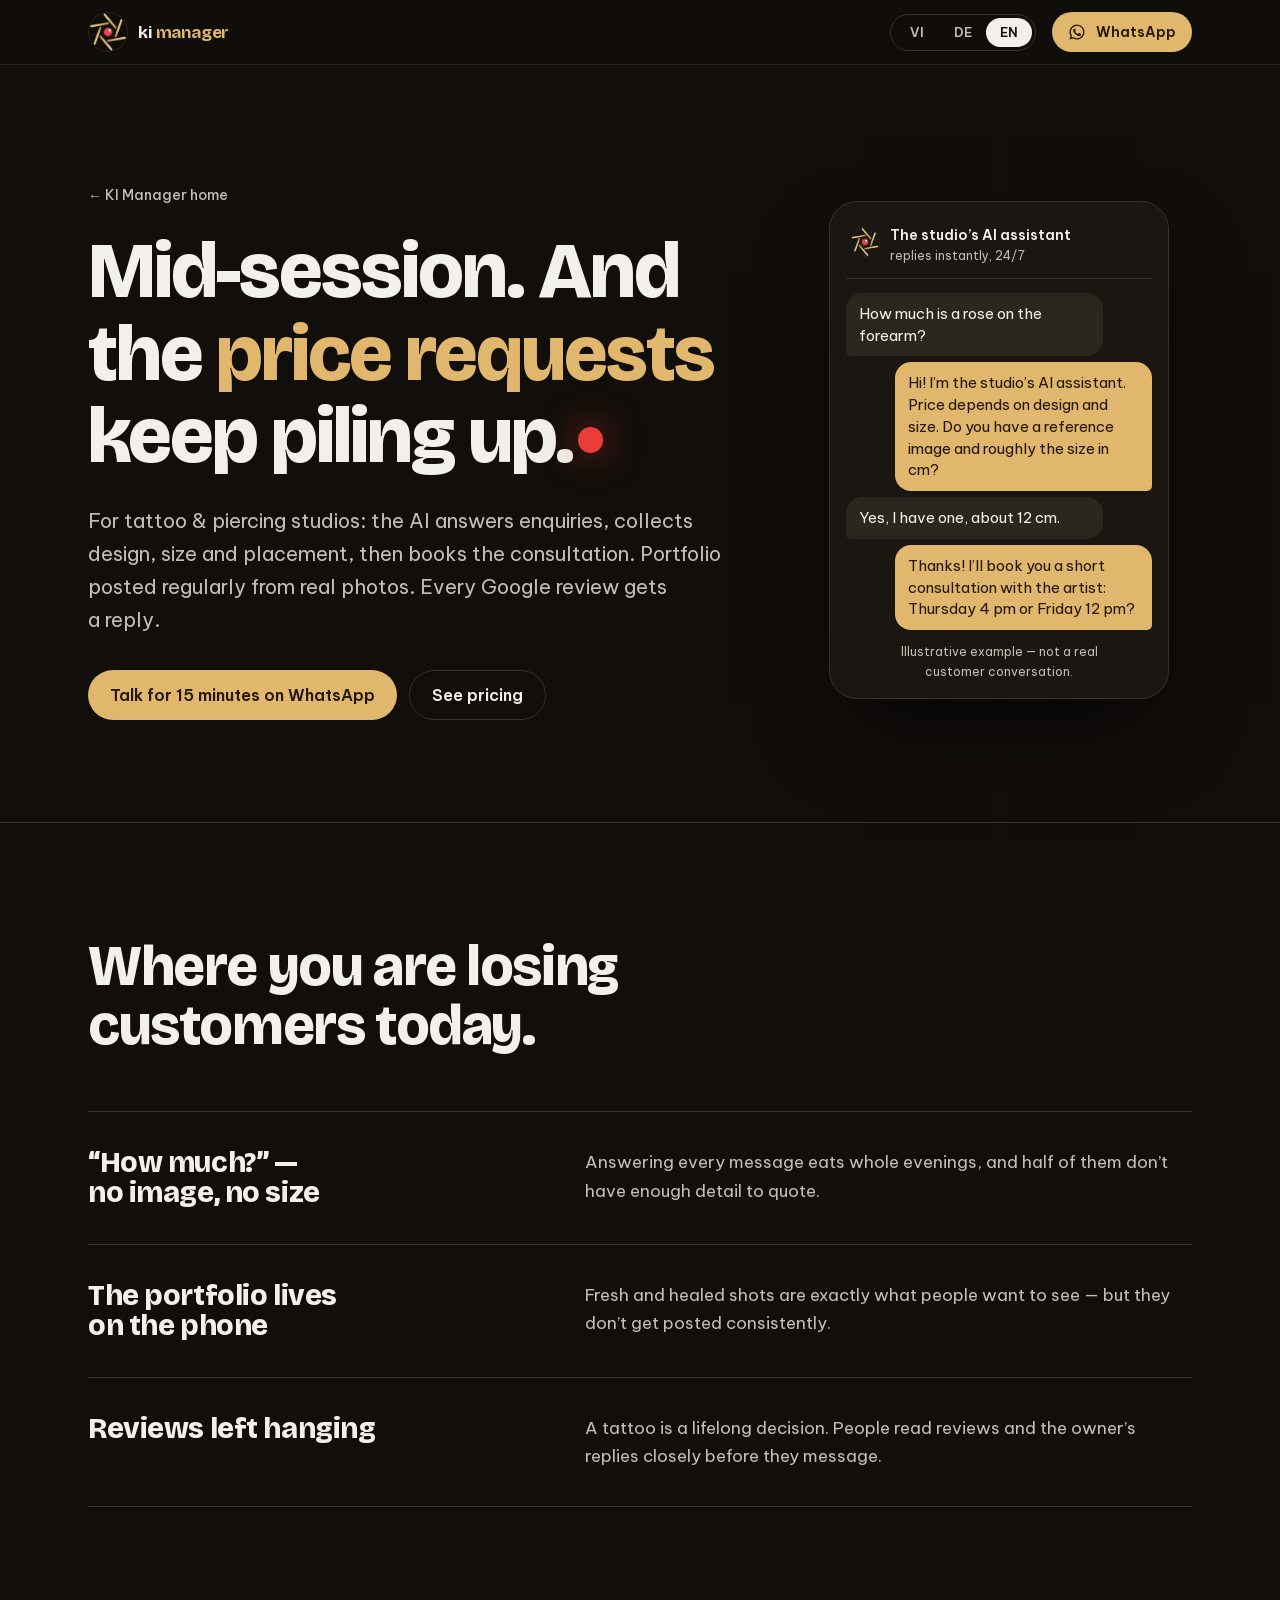
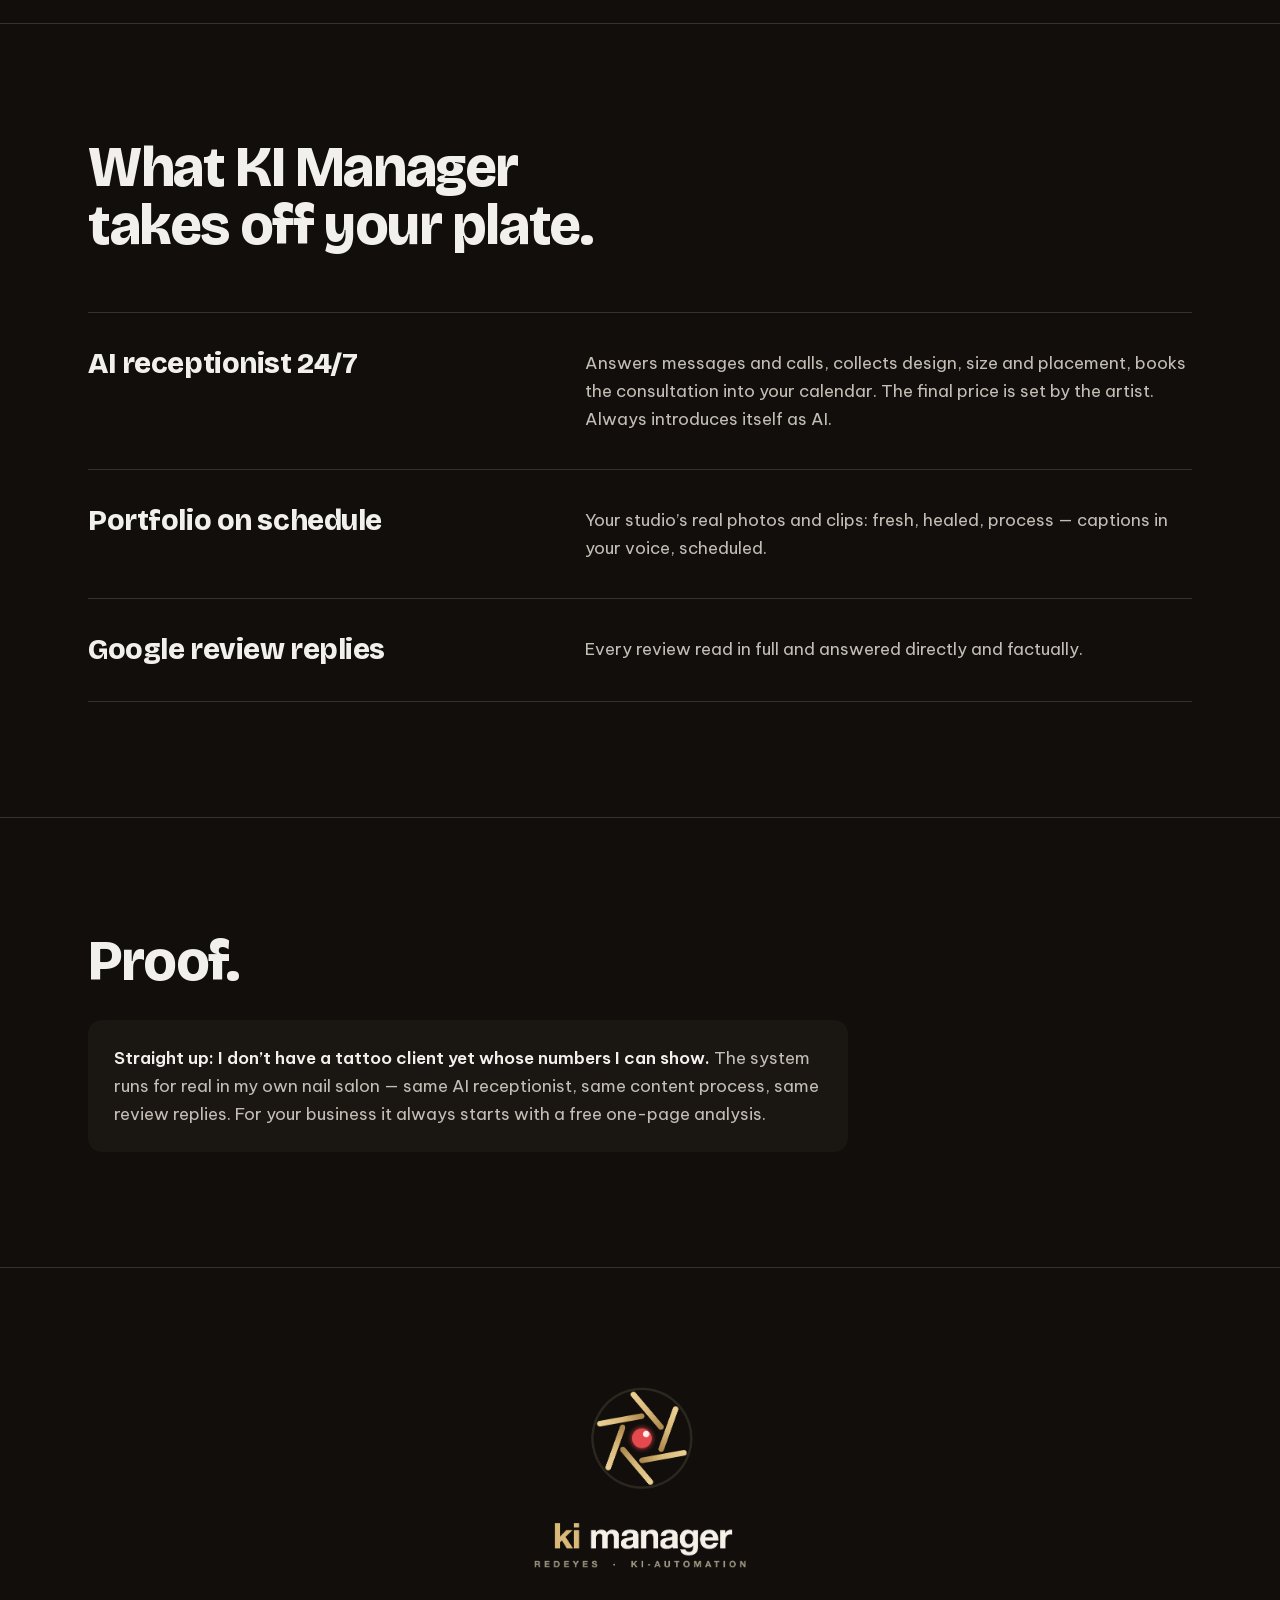
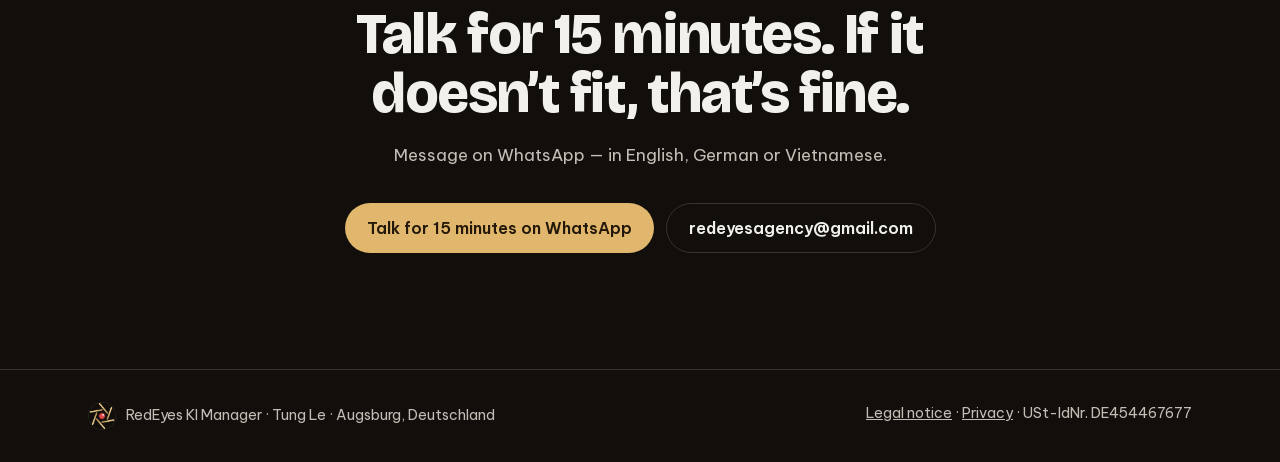
<file: tattoo/index.html>
<!doctype html>
<html lang="vi">
<head>
<meta charset="utf-8">
<meta name="viewport" content="width=device-width, initial-scale=1, viewport-fit=cover">
<title>KI Manager cho tiệm xăm — RedEyes</title>
<meta name="description" content="Lễ tân AI, portfolio và đánh giá Google cho tiệm tattoo &amp; piercing.">
<meta name="theme-color" content="#16130f">
<link rel="icon" type="image/png" sizes="32x32" href="../media/icon-32.png">
<link rel="icon" type="image/png" sizes="192x192" href="../media/icon-192.png">
<link rel="apple-touch-icon" href="../media/apple-touch-icon.png">
<meta property="og:title" content="KI Manager cho tiệm xăm — RedEyes">
<meta property="og:description" content="Lễ tân AI, portfolio và đánh giá Google cho tiệm tattoo &amp; piercing.">
<meta property="og:image" content="https://redeyes-kimanager.github.io/ki-manager/media/og-ki-manager.png">
<meta property="og:image:width" content="1200"><meta property="og:image:height" content="630">
<meta name="twitter:card" content="summary_large_image">
<style>
@import url('../fonts/fonts.css');
:root{
  --bg: oklch(0.165 0.008 70);
  --bg-2: oklch(0.205 0.01 70);
  --line: oklch(0.32 0.012 70);
  --ink: oklch(0.955 0.006 80);
  --ink-2: oklch(0.80 0.012 80);
  --gold: oklch(0.80 0.105 82);
  --gold-ink: oklch(0.22 0.03 70);
  --red: oklch(0.62 0.21 27);
  --r: 14px;
  --gut: clamp(16px, 4vw, 48px);
  --max: 1200px;
  --ease: cubic-bezier(.22,1,.36,1);
  --z-sticky: 10;
  color-scheme: dark;
}
*{box-sizing:border-box}
html{-webkit-text-size-adjust:100%;scroll-behavior:smooth}
body{margin:0;background:var(--bg);color:var(--ink);font:400 17px/1.65 "Be Vietnam Pro",system-ui,sans-serif;-webkit-font-smoothing:antialiased}
img,video{display:block;max-width:100%}
a{color:inherit}
h1,h2,h3{font-family:"Bricolage Grotesque",system-ui,sans-serif;font-weight:800;line-height:1.04;letter-spacing:-0.025em;margin:0;text-wrap:balance}
p{margin:0;text-wrap:pretty}
.wrap{max-width:var(--max);margin:0 auto;padding-left:max(var(--gut), env(safe-area-inset-left, 0px));padding-right:max(var(--gut), env(safe-area-inset-right, 0px))}
.skip{position:absolute;left:-9999px}
.skip:focus{left:16px;top:16px;background:var(--gold);color:var(--gold-ink);padding:8px 14px;border-radius:8px;z-index:20}
:focus-visible{outline:2px solid var(--gold);outline-offset:3px;border-radius:6px}

/* header */
body::before{content:"";position:fixed;inset:0 0 auto;height:env(safe-area-inset-top, 0px);z-index:var(--z-sticky);background:var(--bg)}
header{position:sticky;top:env(safe-area-inset-top, 0px);z-index:var(--z-sticky);background:color-mix(in oklch, var(--bg) 86%, transparent);backdrop-filter:saturate(1.2) blur(12px);-webkit-backdrop-filter:saturate(1.2) blur(12px);border-bottom:1px solid color-mix(in oklch, var(--line) 60%, transparent)}
.bar{display:flex;align-items:center;gap:16px;height:64px}
.brand{display:flex;align-items:center;gap:10px;text-decoration:none;margin-right:auto}
.brand img{width:36px;height:36px}
.brand b{font:700 17px/1 "Bricolage Grotesque";letter-spacing:-.01em;white-space:nowrap}
.brand b i{font-style:normal;color:var(--gold)}
.lang{display:flex;border:1px solid var(--line);border-radius:999px;padding:3px}
.lang button{all:unset;cursor:pointer;font:600 13px/1 "Be Vietnam Pro";padding:8px 11px;border-radius:999px;color:var(--ink-2);min-width:24px;text-align:center}
.lang button[aria-pressed="true"]{background:var(--ink);color:var(--bg)}
.btn{display:inline-flex;align-items:center;gap:10px;font:600 16px/1 "Be Vietnam Pro";text-decoration:none;padding:16px 22px;border-radius:999px;background:var(--gold);color:var(--gold-ink);transition:transform .25s var(--ease),background .25s var(--ease);min-height:48px}
.btn:hover{transform:translateY(-1px);background:oklch(0.85 0.1 82)}
.btn:active{transform:translateY(0)}
.btn.ghost{background:transparent;color:var(--ink);border:1px solid var(--line)}
.btn.ghost:hover{background:var(--bg-2)}
.btn svg{width:18px;height:18px;flex:none}
.bar .btn{padding:11px 16px;min-height:40px;font-size:14px}
@media (max-width:620px){.bar .btn span{display:none}.bar .btn{padding:11px}}

/* hero */
.hero{padding:clamp(48px,9vw,120px) 0 clamp(56px,8vw,104px)}
.hero .wrap{display:grid;grid-template-columns:1.25fr .75fr;gap:clamp(32px,6vw,80px);align-items:center}
.hero h1{font-size:clamp(2.6rem,6.2vw,5.4rem)}
.hero h1 em{font-style:normal;color:var(--gold)}
.dot{display:inline-block;width:.32em;height:.32em;border-radius:50%;background:var(--red);vertical-align:.12em;margin-left:.06em;box-shadow:0 0 .5em color-mix(in oklch,var(--red) 70%,transparent)}
.hero p.lead{font-size:clamp(1.05rem,1.6vw,1.25rem);color:var(--ink-2);max-width:56ch;margin-top:26px}
.cta{display:flex;flex-wrap:wrap;gap:12px;margin-top:34px}
.phone{justify-self:center;width:min(300px,78vw);aspect-ratio:9/19.2;border-radius:42px;padding:10px;background:linear-gradient(160deg,oklch(0.34 0.012 70),oklch(0.2 0.01 70));box-shadow:0 40px 90px -30px oklch(0 0 0 / .8),inset 0 0 0 1px oklch(0.45 0.015 75 / .5);position:relative}
.phone video{width:100%;height:100%;object-fit:cover;border-radius:33px;background:#000}
.phone::after{content:"";position:absolute;top:20px;left:50%;translate:-50% 0;width:28%;height:20px;border-radius:20px;background:#000}
@media (max-width:860px){.hero .wrap{grid-template-columns:1fr}.phone{width:min(260px,70vw)}}

/* sections */
section{padding:clamp(64px,9vw,128px) 0}
.h2{font-size:clamp(2rem,4.4vw,3.6rem);max-width:18ch}
.sub{color:var(--ink-2);max-width:62ch;margin-top:18px;font-size:1.06rem}
.rule{border-top:1px solid var(--line)}

/* proof */
.proof-head{display:grid;grid-template-columns:1fr 1fr;gap:clamp(24px,5vw,64px);align-items:end}
.facts{list-style:none;margin:0;padding:0;display:grid;gap:14px}
.facts li{display:flex;gap:14px;align-items:baseline;padding-bottom:14px;border-bottom:1px solid var(--line)}
.facts strong{font:700 1.5rem/1 "Bricolage Grotesque";color:var(--gold);white-space:nowrap;min-width:5.5ch}
.facts span{color:var(--ink-2)}
@media (max-width:860px){.proof-head{grid-template-columns:1fr}}
.strip{margin-top:clamp(36px,5vw,56px);display:grid;grid-auto-flow:column;grid-auto-columns:clamp(220px,26vw,300px);gap:14px;overflow-x:auto;scroll-snap-type:x mandatory;padding:4px var(--gut) 18px;scrollbar-width:thin;scrollbar-color:var(--line) transparent;max-width:calc(var(--max) + 2*var(--gut));margin-inline:auto}
.strip figure{margin:0;scroll-snap-align:start;border-radius:var(--r);overflow:hidden;aspect-ratio:4/5;background:var(--bg-2);position:relative}
.strip img,.strip video{width:100%;height:100%;object-fit:cover;transition:transform .9s var(--ease)}
.strip figure:hover img{transform:scale(1.035)}
.strip .tag{position:absolute;left:10px;bottom:10px;font:600 12px/1 "Be Vietnam Pro";background:oklch(0.16 0.008 70 / .8);backdrop-filter:blur(6px);padding:7px 10px;border-radius:999px}
.note{color:var(--ink-2);font-size:.92rem;margin-top:10px}

/* services */
.svc{margin-top:clamp(36px,5vw,64px);display:grid}
.svc article{display:grid;grid-template-columns:minmax(0,5fr) minmax(0,7fr);gap:clamp(20px,5vw,72px);padding:clamp(28px,4vw,44px) 0;border-top:1px solid var(--line)}
.svc article:last-child{border-bottom:1px solid var(--line)}
.svh{display:flex;flex-direction:column;gap:18px}
.ico{width:52px;height:52px;color:var(--gold)}
.svc h3{font-size:clamp(1.6rem,3vw,2.4rem)}
.svc p{color:var(--ink-2);max-width:58ch}
.svc ul{margin:14px 0 0;padding-left:1.1em;color:var(--ink-2)}
.svc li{margin:4px 0}
.svc li::marker{color:var(--gold)}
@media (max-width:760px){.svc article{grid-template-columns:1fr}}

/* industries */
.ind{display:flex;flex-wrap:wrap;gap:10px;margin-top:32px;list-style:none;padding:0}
.ind li{font:500 clamp(1rem,1.6vw,1.15rem)/1 "Be Vietnam Pro";padding:14px 18px;border:1px solid var(--line);border-radius:999px}
.offer{margin-top:32px;display:flex;gap:16px;align-items:flex-start;background:var(--bg-2);border-radius:var(--r);padding:22px 24px;max-width:760px}
.offer b{color:var(--gold)}

/* steps (a real sequence) */
.steps{counter-reset:s;list-style:none;padding:0;margin:clamp(36px,5vw,56px) 0 0;display:grid;grid-template-columns:repeat(auto-fit,minmax(220px,1fr));gap:clamp(24px,3vw,40px)}
.steps li{counter-increment:s}
.steps li::before{content:counter(s);display:grid;place-items:center;width:44px;height:44px;border-radius:50%;border:1px solid var(--gold);color:var(--gold);font:700 18px/1 "Bricolage Grotesque";margin-bottom:18px}
.steps h3{font-size:1.35rem;letter-spacing:-.015em}
.steps p{color:var(--ink-2);margin-top:8px}

/* pricing */
.regions{display:flex;flex-wrap:wrap;gap:8px;margin-top:28px}
.regions button{all:unset;cursor:pointer;font:600 14px/1 "Be Vietnam Pro";padding:12px 16px;border-radius:999px;border:1px solid var(--line);color:var(--ink-2);min-height:20px;transition:background .2s var(--ease),color .2s var(--ease)}
.regions button:hover{color:var(--ink)}
.regions button[aria-pressed="true"]{background:var(--ink);color:var(--bg);border-color:var(--ink)}
.prices{margin-top:28px;display:grid;grid-template-columns:repeat(3,1fr);border:1px solid var(--line);border-radius:var(--r);overflow:hidden}
.prices > div{padding:clamp(22px,3vw,34px);display:flex;flex-direction:column;gap:10px}
.prices > div + div{border-left:1px solid var(--line)}
.prices .feat{background:var(--bg-2)}
.prices h3{font-size:1.25rem;letter-spacing:-.01em}
.amt{font:800 clamp(2rem,3.6vw,2.8rem)/1 "Bricolage Grotesque";letter-spacing:-.02em;margin-top:6px;font-variant-numeric:tabular-nums}
.amt small{display:block;margin-top:8px;font:500 .95rem/1 "Be Vietnam Pro";color:var(--ink-2);letter-spacing:0}
.prices p{color:var(--ink-2);font-size:.98rem}
.prices .pill{align-self:flex-start;font:600 12px/1 "Be Vietnam Pro";background:var(--gold);color:var(--gold-ink);padding:6px 10px;border-radius:999px}
.ask{margin-top:28px;padding:28px;border:1px dashed var(--line);border-radius:var(--r);color:var(--ink-2)}
@media (max-width:860px){.prices{grid-template-columns:1fr}.prices > div + div{border-left:0;border-top:1px solid var(--line)}}

/* about + pay */
.two{display:grid;grid-template-columns:1fr 1fr;gap:clamp(36px,6vw,96px)}
.two p{color:var(--ink-2);margin-top:16px;max-width:56ch}
.checks{list-style:none;padding:0;margin:22px 0 0;display:grid;gap:12px}
.checks li{display:flex;gap:12px;color:var(--ink-2)}
.checks svg{flex:none;width:20px;height:20px;margin-top:3px;color:var(--gold)}
@media (max-width:860px){.two{grid-template-columns:1fr}}

/* final */
.final{text-align:center}
.final .h2{margin:0 auto;max-width:20ch}
.final .cta{justify-content:center}
.final .sub{margin-inline:auto}
footer{border-top:1px solid var(--line);padding:32px 0 calc(32px + env(safe-area-inset-bottom));color:var(--ink-2);font-size:.9rem}
footer .wrap{display:flex;flex-wrap:wrap;gap:8px 24px;justify-content:space-between}

/* motion: content is visible by default, motion only enhances */
@media (prefers-reduced-motion:no-preference){
  .js .rv{opacity:0;translate:0 18px;filter:blur(4px);transition:opacity .9s var(--ease),translate .9s var(--ease),filter .9s var(--ease)}
  .js .rv.in{opacity:1;translate:0 0;filter:none}
  .amt{transition:opacity .25s var(--ease)}
  .amt.swap{opacity:0}
}
@media (prefers-reduced-motion:reduce){html{scroll-behavior:auto}}

.brand img{width:40px;height:40px}
.final-logo{display:block;width:clamp(170px,20vw,220px);height:auto;margin:0 auto 34px}
.foot-brand{display:inline-flex;align-items:center;gap:10px}.foot-brand img{width:28px;height:28px}
</style>

<style>
.crumb{display:inline-flex;gap:8px;align-items:center;color:var(--ink-2);text-decoration:none;font:500 14px/1 "Be Vietnam Pro";margin-bottom:28px}
.crumb:hover{color:var(--ink)}
.ind a{color:inherit;text-decoration:none;display:inline-flex;gap:8px;align-items:center}
.ind li:has(a){border-color:color-mix(in oklch,var(--gold) 55%,var(--line));transition:background .2s var(--ease)}
.ind li:has(a):hover{background:var(--bg-2)}
.ind a::after{content:"→";color:var(--gold)}
.chat{justify-self:center;width:min(340px,86vw);background:var(--bg-2);border:1px solid var(--line);border-radius:28px;padding:18px 16px 16px;box-shadow:0 40px 90px -30px oklch(0 0 0 / .8)}
.chat-top{display:flex;align-items:center;gap:10px;padding:0 4px 14px;border-bottom:1px solid var(--line);margin-bottom:14px}
.chat-top img{width:30px;height:30px}
.chat-top b{font:600 14px/1.2 "Be Vietnam Pro"}
.chat-top small{display:block;color:var(--ink-2);font:400 12px/1.3 "Be Vietnam Pro"}
.msg{max-width:84%;padding:10px 13px;border-radius:16px;font-size:15px;line-height:1.45;margin:6px 0}
.msg.in{background:oklch(0.27 0.012 70);border-bottom-left-radius:5px}
.msg.out{background:var(--gold);color:var(--gold-ink);margin-left:auto;border-bottom-right-radius:5px}
.chat-note{color:var(--ink-2);font-size:12px;text-align:center;margin-top:12px}
@media (prefers-reduced-motion:no-preference){.js .msg{opacity:0;translate:0 8px;transition:opacity .5s var(--ease),translate .5s var(--ease)}.js .chat.in .msg{opacity:1;translate:0 0}
.js .chat.in .msg:nth-child(2){transition-delay:.5s}.js .chat.in .msg:nth-child(3){transition-delay:1.1s}.js .chat.in .msg:nth-child(4){transition-delay:1.7s}.js .chat.in .msg:nth-child(5){transition-delay:2.3s}}
.pains{list-style:none;padding:0;margin:clamp(36px,5vw,56px) 0 0;display:grid}
.pains li{display:grid;grid-template-columns:minmax(0,5fr) minmax(0,7fr);gap:clamp(16px,5vw,72px);padding:clamp(24px,3.5vw,36px) 0;border-top:1px solid var(--line)}
.pains li:last-child{border-bottom:1px solid var(--line)}
.pains h3{font-size:clamp(1.3rem,2.4vw,1.8rem);letter-spacing:-.015em}
.pains p{color:var(--ink-2);max-width:58ch}
@media (max-width:760px){.pains li{grid-template-columns:1fr}}
.honest{margin-top:28px;background:var(--bg-2);border-radius:var(--r);padding:24px 26px;max-width:760px;color:var(--ink-2)}
.honest b{color:var(--ink)}
.legal{max-width:760px}
.legal h1{font-size:clamp(2.2rem,5vw,3.6rem);margin-bottom:28px}
.legal h2{font-size:1.35rem;margin:34px 0 10px;letter-spacing:-.01em}
.legal p,.legal li{color:var(--ink-2)}
.legal a{color:var(--gold)}
.foot-links a{color:var(--ink-2)}
</style>
</head>
<body>
<a class="skip" href="#main" data-i="skip">Bỏ qua tới nội dung</a>
<header>
  <div class="wrap bar">
    <a class="brand" href="../" aria-label="RedEyes KI Manager"><img src="../media/icon-96.png" alt="" width="40" height="40"><b>ki <i>manager</i></b></a>
    <div class="lang" role="group" aria-label="Language">
      <button type="button" data-lang="vi" aria-pressed="true">VI</button>
      <button type="button" data-lang="de" aria-pressed="false">DE</button>
      <button type="button" data-lang="en" aria-pressed="false">EN</button>
    </div>
    <a class="btn wa" href="https://wa.me/491786393980" target="_blank" rel="noopener"><svg viewBox="0 0 24 24" fill="currentColor" aria-hidden="true"><path d="M12 2a10 10 0 0 0-8.6 15.1L2 22l5-1.3A10 10 0 1 0 12 2Zm0 18.2a8.2 8.2 0 0 1-4.2-1.2l-.3-.2-3 .8.8-2.9-.2-.3A8.2 8.2 0 1 1 12 20.2Zm4.5-6.1c-.2-.1-1.5-.7-1.7-.8-.2-.1-.4-.1-.6.1l-.8 1c-.1.2-.3.2-.5.1a6.7 6.7 0 0 1-3.3-2.9c-.3-.4.3-.4.7-1.4.1-.2 0-.3 0-.4l-.8-1.8c-.2-.5-.4-.4-.6-.4h-.5a1 1 0 0 0-.7.3 3 3 0 0 0-.9 2.2 5.2 5.2 0 0 0 1.1 2.7 11.8 11.8 0 0 0 4.5 4c1.7.7 2.3.8 3.2.6.5-.1 1.5-.6 1.7-1.2.2-.6.2-1.1.1-1.2l-.4-.3Z"/></svg><span data-i="wa_short">WhatsApp</span></a>
  </div>
</header>
<main id="main">
  <section class="hero" aria-labelledby="h1">
    <div class="wrap">
      <div>
        <a class="crumb" href="../" data-i="back">← Trang chính KI Manager</a>
        <h1 id="h1" class="rv" data-i="h1">Đang xăm. <em>Tin hỏi giá</em> cứ chất đống.<span class="dot" aria-hidden="true"></span></h1>
        <p class="lead rv" data-i="lead">Cho tiệm tattoo & piercing: AI trả lời tin hỏi giá, hỏi đủ mẫu – kích thước – vị trí rồi đặt buổi tư vấn; portfolio đăng đều từ ảnh thật; đánh giá Google có người trả lời.</p>
        <div class="cta rv">
          <a class="btn wa" href="https://wa.me/491786393980" target="_blank" rel="noopener"><span data-i="cta1">Nói chuyện 15 phút qua WhatsApp</span></a>
          <a class="btn ghost" href="../#gia" data-i="cta2">Xem bảng giá</a>
        </div>
      </div>
      <div class="chat rv" role="img" aria-label="Ví dụ minh hoạ — không phải hội thoại của khách thật.">
        <div class="chat-top"><img src="../media/icon-96.png" alt="" width="30" height="30"><div><b data-i="assistant">Trợ lý AI của tiệm</b><small data-i="online">trả lời ngay, 24/7</small></div></div>
        <div class="msg in" data-i="c0">Xăm hoa hồng ở cẳng tay bao nhiêu tiền ạ?</div>
<div class="msg out" data-i="c1">Chào bạn! Mình là trợ lý AI của tiệm. Giá tuỳ mẫu và kích thước. Bạn có ảnh tham khảo và khoảng bao nhiêu cm?</div>
<div class="msg in" data-i="c2">Có ảnh, khoảng 12 cm.</div>
<div class="msg out" data-i="c3">Cảm ơn bạn! Mình đặt cho bạn buổi tư vấn ngắn với thợ: thứ Năm 16:00 hoặc thứ Sáu 12:00?</div>
        <p class="chat-note" data-i="chat_note">Ví dụ minh hoạ — không phải hội thoại của khách thật.</p>
      </div>
    </div>
  </section>
  <section class="rule" aria-labelledby="h-pains">
    <div class="wrap"><h2 class="h2 rv" id="h-pains" data-i="pains_h">Chỗ tiệm đang mất khách.</h2><ul class="pains"><li class="rv"><h3 data-i="p0_h">„Bao nhiêu tiền?“ — không ảnh, không kích thước</h3><p data-i="p0_p">Trả lời từng tin nhắn mất cả buổi tối, mà nửa số tin không đủ thông tin để báo giá.</p></li>
<li class="rv"><h3 data-i="p1_h">Portfolio nằm trong máy</h3><p data-i="p1_p">Ảnh vừa xăm xong và ảnh đã lành là thứ khách muốn xem nhất, nhưng không ai đăng đều.</p></li>
<li class="rv"><h3 data-i="p2_h">Đánh giá bỏ ngỏ</h3><p data-i="p2_p">Xăm là quyết định cả đời. Khách đọc kỹ đánh giá và cách chủ tiệm trả lời trước khi nhắn.</p></li></ul></div>
  </section>
  <section class="rule" aria-labelledby="h-do">
    <div class="wrap"><h2 class="h2 rv" id="h-do" data-i="do_h">KI Manager làm gì cho tiệm bạn.</h2><ul class="pains"><li class="rv"><h3 data-i="d0_h">Lễ tân AI 24/7</h3><p data-i="d0_p">Trả lời tin nhắn và điện thoại, hỏi đủ mẫu, kích thước, vị trí, rồi đặt buổi tư vấn vào lịch tiệm. Giá cuối do thợ chốt. Luôn tự giới thiệu là AI.</p></li>
<li class="rv"><h3 data-i="d1_h">Portfolio đăng đều</h3><p data-i="d1_p">Ảnh và clip thật của tiệm: mới xăm, đã lành, quá trình — caption đúng giọng, tự lên lịch.</p></li>
<li class="rv"><h3 data-i="d2_h">Trả lời đánh giá Google</h3><p data-i="d2_p">Đọc toàn văn, trả lời từng đánh giá, thẳng và đúng sự việc.</p></li></ul></div>
  </section>
  <section class="rule" aria-labelledby="h-proof">
    <div class="wrap"><h2 class="h2 rv" id="h-proof" data-i="proof_h">Bằng chứng.</h2><div class="honest rv" data-i="proof"><b>Nói thẳng: tôi chưa có khách tattoo nào để khoe số.</b> Hệ thống đang chạy thật ở tiệm nail của tôi — cùng lễ tân AI, cùng cách làm nội dung, cùng cách trả lời đánh giá. Với tiệm bạn, bước đầu luôn là một trang phân tích miễn phí: kênh của bạn đang ở đâu, nên làm gì trước.</div></div>
  </section>
  <section class="rule final" aria-labelledby="h-final">
    <div class="wrap">
      <img class="final-logo rv" src="../media/logo-stacked.png" alt="ki manager · RedEyes KI-Automation" width="559" height="480" loading="lazy">
      <h2 class="h2 rv" id="h-final" data-i="fi_h">Nói chuyện 15 phút. Không hợp thì thôi.</h2>
      <p class="sub rv" data-i="fi_sub">Nhắn WhatsApp, viết bằng tiếng Việt, Đức hay Anh đều được.</p>
      <div class="cta rv"><a class="btn wa" href="https://wa.me/491786393980" target="_blank" rel="noopener"><span data-i="cta1">Nói chuyện 15 phút qua WhatsApp</span></a><a class="btn ghost" href="mailto:redeyesagency@gmail.com">redeyesagency@gmail.com</a></div>
    </div>
  </section>
</main>
<footer>
  <div class="wrap">
    <span class="foot-brand"><img src="../media/icon-96.png" alt="" width="28" height="28" loading="lazy">RedEyes KI Manager · Tung Le · Augsburg, Deutschland</span>
    <span class="foot-links"><a href="../impressum/" data-i="imp">Impressum</a> · <a href="../datenschutz/" data-i="dse">Datenschutz</a> · USt-IdNr. DE454467677</span>
  </div>
</footer>

<script>
(() => {
  document.documentElement.classList.add('js');
  const T = {"vi": {"skip": "Bỏ qua tới nội dung", "wa_short": "WhatsApp", "back": "← Trang chính KI Manager", "cta1": "Nói chuyện 15 phút qua WhatsApp", "cta2": "Xem bảng giá", "pains_h": "Chỗ tiệm đang mất khách.", "do_h": "KI Manager làm gì cho tiệm bạn.", "proof_h": "Bằng chứng.", "chat_note": "Ví dụ minh hoạ — không phải hội thoại của khách thật.", "fi_h": "Nói chuyện 15 phút. Không hợp thì thôi.", "fi_sub": "Nhắn WhatsApp, viết bằng tiếng Việt, Đức hay Anh đều được.", "imp": "Impressum", "dse": "Datenschutz", "assistant": "Trợ lý AI của tiệm", "online": "trả lời ngay, 24/7", "title": "KI Manager cho tiệm xăm — RedEyes", "h1": "Đang xăm. <em>Tin hỏi giá</em> cứ chất đống.<span class=\"dot\" aria-hidden=\"true\"></span>", "lead": "Cho tiệm tattoo & piercing: AI trả lời tin hỏi giá, hỏi đủ mẫu – kích thước – vị trí rồi đặt buổi tư vấn; portfolio đăng đều từ ảnh thật; đánh giá Google có người trả lời.", "p0_h": "„Bao nhiêu tiền?“ — không ảnh, không kích thước", "p0_p": "Trả lời từng tin nhắn mất cả buổi tối, mà nửa số tin không đủ thông tin để báo giá.", "p1_h": "Portfolio nằm trong máy", "p1_p": "Ảnh vừa xăm xong và ảnh đã lành là thứ khách muốn xem nhất, nhưng không ai đăng đều.", "p2_h": "Đánh giá bỏ ngỏ", "p2_p": "Xăm là quyết định cả đời. Khách đọc kỹ đánh giá và cách chủ tiệm trả lời trước khi nhắn.", "d0_h": "Lễ tân AI 24/7", "d0_p": "Trả lời tin nhắn và điện thoại, hỏi đủ mẫu, kích thước, vị trí, rồi đặt buổi tư vấn vào lịch tiệm. Giá cuối do thợ chốt. Luôn tự giới thiệu là AI.", "d1_h": "Portfolio đăng đều", "d1_p": "Ảnh và clip thật của tiệm: mới xăm, đã lành, quá trình — caption đúng giọng, tự lên lịch.", "d2_h": "Trả lời đánh giá Google", "d2_p": "Đọc toàn văn, trả lời từng đánh giá, thẳng và đúng sự việc.", "c0": "Xăm hoa hồng ở cẳng tay bao nhiêu tiền ạ?", "c1": "Chào bạn! Mình là trợ lý AI của tiệm. Giá tuỳ mẫu và kích thước. Bạn có ảnh tham khảo và khoảng bao nhiêu cm?", "c2": "Có ảnh, khoảng 12 cm.", "c3": "Cảm ơn bạn! Mình đặt cho bạn buổi tư vấn ngắn với thợ: thứ Năm 16:00 hoặc thứ Sáu 12:00?", "proof": "<b>Nói thẳng: tôi chưa có khách tattoo nào để khoe số.</b> Hệ thống đang chạy thật ở tiệm nail của tôi — cùng lễ tân AI, cùng cách làm nội dung, cùng cách trả lời đánh giá. Với tiệm bạn, bước đầu luôn là một trang phân tích miễn phí: kênh của bạn đang ở đâu, nên làm gì trước.", "wa_msg": "Chào anh Tung, tôi có tiệm xăm và muốn nói chuyện 15 phút về KI Manager."}, "de": {"skip": "Zum Inhalt springen", "wa_short": "WhatsApp", "back": "← Zur Startseite KI Manager", "cta1": "15 Minuten per WhatsApp sprechen", "cta2": "Preise ansehen", "pains_h": "Wo Ihnen gerade Kunden verloren gehen.", "do_h": "Was KI Manager für Ihren Betrieb übernimmt.", "proof_h": "Nachweis.", "chat_note": "Beispiel zur Veranschaulichung — kein echtes Kundengespräch.", "fi_h": "15 Minuten reden. Passt es nicht, ist es auch gut.", "fi_sub": "Schreiben Sie per WhatsApp — auf Deutsch, Englisch oder Vietnamesisch.", "imp": "Impressum", "dse": "Datenschutz", "assistant": "KI-Assistent des Studios", "online": "antwortet sofort, 24/7", "title": "KI Manager für Tattoo-Studios — RedEyes", "h1": "Mitten in der Session. Und die <em>Preisanfragen</em> stapeln sich.<span class=\"dot\" aria-hidden=\"true\"></span>", "lead": "Für Tattoo- & Piercing-Studios: Die KI beantwortet Anfragen, fragt Motiv, Größe und Körperstelle ab und bucht das Beratungsgespräch. Portfolio regelmäßig aus echten Fotos. Jede Google-Bewertung bekommt eine Antwort.", "p0_h": "„Was kostet das?“ — ohne Bild, ohne Größe", "p0_p": "Jede Anfrage einzeln zu beantworten kostet ganze Abende, und die Hälfte reicht nicht für ein Angebot.", "p1_h": "Das Portfolio liegt auf dem Handy", "p1_p": "Frisch gestochen und abgeheilt — genau das wollen Interessenten sehen, aber es wird nicht regelmäßig gepostet.", "p2_h": "Bewertungen bleiben offen", "p2_p": "Ein Tattoo ist eine Entscheidung fürs Leben. Interessenten lesen Bewertungen und Antworten genau, bevor sie schreiben.", "d0_h": "KI-Rezeption 24/7", "d0_p": "Beantwortet Nachrichten und Anrufe, fragt Motiv, Größe und Körperstelle ab und bucht das Beratungsgespräch in Ihren Kalender. Den Endpreis legt der Artist fest. Stellt sich immer als KI vor.", "d1_h": "Portfolio nach Plan", "d1_p": "Echte Fotos und Clips Ihres Studios: frisch, abgeheilt, Prozess — Texte im richtigen Ton, automatisch geplant.", "d2_h": "Antworten auf Google-Bewertungen", "d2_p": "Jede Bewertung vollständig gelesen und direkt, sachlich beantwortet.", "c0": "Was kostet eine Rose am Unterarm?", "c1": "Hallo! Ich bin der KI-Assistent des Studios. Der Preis hängt von Motiv und Größe ab. Hast du ein Referenzbild und ungefähr die Größe in cm?", "c2": "Ja, Bild hab ich, ca. 12 cm.", "c3": "Danke! Ich buche dir ein kurzes Beratungsgespräch mit dem Artist: Donnerstag 16:00 oder Freitag 12:00 Uhr?", "proof": "<b>Ehrlich gesagt: Ich habe noch keinen Kunden aus dem Bereich Tattoo, mit dessen Zahlen ich werben kann.</b> Das System läuft echt in meinem eigenen Nagelstudio — gleiche KI-Rezeption, gleicher Content-Prozess, gleiche Antworten auf Bewertungen. Für Ihren Betrieb beginnt es immer mit einer kostenlosen Analyse auf einer Seite.", "wa_msg": "Hallo Tung, ich habe ein Tattoo-Studio und möchte 15 Minuten über KI Manager sprechen."}, "en": {"skip": "Skip to content", "wa_short": "WhatsApp", "back": "← KI Manager home", "cta1": "Talk for 15 minutes on WhatsApp", "cta2": "See pricing", "pains_h": "Where you are losing customers today.", "do_h": "What KI Manager takes off your plate.", "proof_h": "Proof.", "chat_note": "Illustrative example — not a real customer conversation.", "fi_h": "Talk for 15 minutes. If it doesn’t fit, that’s fine.", "fi_sub": "Message on WhatsApp — in English, German or Vietnamese.", "imp": "Legal notice", "dse": "Privacy", "assistant": "The studio’s AI assistant", "online": "replies instantly, 24/7", "title": "KI Manager for tattoo studios — RedEyes", "h1": "Mid-session. And the <em>price requests</em> keep piling up.<span class=\"dot\" aria-hidden=\"true\"></span>", "lead": "For tattoo & piercing studios: the AI answers enquiries, collects design, size and placement, then books the consultation. Portfolio posted regularly from real photos. Every Google review gets a reply.", "p0_h": "“How much?” — no image, no size", "p0_p": "Answering every message eats whole evenings, and half of them don’t have enough detail to quote.", "p1_h": "The portfolio lives on the phone", "p1_p": "Fresh and healed shots are exactly what people want to see — but they don’t get posted consistently.", "p2_h": "Reviews left hanging", "p2_p": "A tattoo is a lifelong decision. People read reviews and the owner’s replies closely before they message.", "d0_h": "AI receptionist 24/7", "d0_p": "Answers messages and calls, collects design, size and placement, books the consultation into your calendar. The final price is set by the artist. Always introduces itself as AI.", "d1_h": "Portfolio on schedule", "d1_p": "Your studio’s real photos and clips: fresh, healed, process — captions in your voice, scheduled.", "d2_h": "Google review replies", "d2_p": "Every review read in full and answered directly and factually.", "c0": "How much is a rose on the forearm?", "c1": "Hi! I’m the studio’s AI assistant. Price depends on design and size. Do you have a reference image and roughly the size in cm?", "c2": "Yes, I have one, about 12 cm.", "c3": "Thanks! I’ll book you a short consultation with the artist: Thursday 4 pm or Friday 12 pm?", "proof": "<b>Straight up: I don’t have a tattoo client yet whose numbers I can show.</b> The system runs for real in my own nail salon — same AI receptionist, same content process, same review replies. For your business it always starts with a free one-page analysis.", "wa_msg": "Hi Tung, I run a tattoo studio and would like a 15-minute talk about KI Manager."}}, WA = '491786393980';
  const pick=(k,d)=>{try{return localStorage.getItem(k)||d}catch{return d}};
  const keep=(k,v)=>{try{localStorage.setItem(k,v)}catch{}};
  const nav=(navigator.language||'en').slice(0,2);
  let lang=pick('kim_lang',['vi','de','en'].includes(nav)?nav:'en');
  function render(){
    const t=T[lang]; document.documentElement.lang=lang; if(t.title) document.title=t.title;
    document.querySelectorAll('[data-i]').forEach(el=>{const v=t[el.dataset.i]; if(v!=null) el.innerHTML=v;});
    document.querySelectorAll('.lang button').forEach(b=>b.setAttribute('aria-pressed',String(b.dataset.lang===lang)));
    const href='https://wa.me/'+WA+'?text='+encodeURIComponent(t.wa_msg||'');
    document.querySelectorAll('a.wa').forEach(a=>a.href=href);
  }
  document.querySelectorAll('.lang button').forEach(b=>b.addEventListener('click',()=>{lang=b.dataset.lang;keep('kim_lang',lang);render();}));
  if('IntersectionObserver' in window){const ro=new IntersectionObserver(es=>es.forEach(e=>{if(e.isIntersecting){e.target.classList.add('in');ro.unobserve(e.target);}}),{rootMargin:'0px 0px -8% 0px'});document.querySelectorAll('.rv').forEach(el=>ro.observe(el));}
  setTimeout(()=>document.querySelectorAll('.rv').forEach(el=>el.classList.add('in')),2500);
  render();
})();
</script>
</body></html>
</file>
<file: fonts/fonts.css>
/* vietnamese */
@font-face {
  font-family: 'Be Vietnam Pro';
  font-style: normal;
  font-weight: 400;
  font-display: swap;
  src: url(BeVietnamPro-400-vietnamese.woff2) format('woff2');
  unicode-range: U+0102-0103, U+0110-0111, U+0128-0129, U+0168-0169, U+01A0-01A1, U+01AF-01B0, U+0300-0301, U+0303-0304, U+0308-0309, U+0323, U+0329, U+1EA0-1EF9, U+20AB;
}
/* latin-ext */
@font-face {
  font-family: 'Be Vietnam Pro';
  font-style: normal;
  font-weight: 400;
  font-display: swap;
  src: url(BeVietnamPro-400-latin-ext.woff2) format('woff2');
  unicode-range: U+0100-02BA, U+02BD-02C5, U+02C7-02CC, U+02CE-02D7, U+02DD-02FF, U+0304, U+0308, U+0329, U+1D00-1DBF, U+1E00-1E9F, U+1EF2-1EFF, U+2020, U+20A0-20AB, U+20AD-20C4, U+2113, U+2C60-2C7F, U+A720-A7FF;
}
/* latin */
@font-face {
  font-family: 'Be Vietnam Pro';
  font-style: normal;
  font-weight: 400;
  font-display: swap;
  src: url(BeVietnamPro-400-latin.woff2) format('woff2');
  unicode-range: U+0000-00FF, U+0131, U+0152-0153, U+02BB-02BC, U+02C6, U+02DA, U+02DC, U+0304, U+0308, U+0329, U+2000-206F, U+20AC, U+2122, U+2191, U+2193, U+2212, U+2215, U+FEFF, U+FFFD;
}
/* vietnamese */
@font-face {
  font-family: 'Be Vietnam Pro';
  font-style: normal;
  font-weight: 500;
  font-display: swap;
  src: url(BeVietnamPro-500-vietnamese.woff2) format('woff2');
  unicode-range: U+0102-0103, U+0110-0111, U+0128-0129, U+0168-0169, U+01A0-01A1, U+01AF-01B0, U+0300-0301, U+0303-0304, U+0308-0309, U+0323, U+0329, U+1EA0-1EF9, U+20AB;
}
/* latin-ext */
@font-face {
  font-family: 'Be Vietnam Pro';
  font-style: normal;
  font-weight: 500;
  font-display: swap;
  src: url(BeVietnamPro-500-latin-ext.woff2) format('woff2');
  unicode-range: U+0100-02BA, U+02BD-02C5, U+02C7-02CC, U+02CE-02D7, U+02DD-02FF, U+0304, U+0308, U+0329, U+1D00-1DBF, U+1E00-1E9F, U+1EF2-1EFF, U+2020, U+20A0-20AB, U+20AD-20C4, U+2113, U+2C60-2C7F, U+A720-A7FF;
}
/* latin */
@font-face {
  font-family: 'Be Vietnam Pro';
  font-style: normal;
  font-weight: 500;
  font-display: swap;
  src: url(BeVietnamPro-500-latin.woff2) format('woff2');
  unicode-range: U+0000-00FF, U+0131, U+0152-0153, U+02BB-02BC, U+02C6, U+02DA, U+02DC, U+0304, U+0308, U+0329, U+2000-206F, U+20AC, U+2122, U+2191, U+2193, U+2212, U+2215, U+FEFF, U+FFFD;
}
/* vietnamese */
@font-face {
  font-family: 'Be Vietnam Pro';
  font-style: normal;
  font-weight: 600;
  font-display: swap;
  src: url(BeVietnamPro-600-vietnamese.woff2) format('woff2');
  unicode-range: U+0102-0103, U+0110-0111, U+0128-0129, U+0168-0169, U+01A0-01A1, U+01AF-01B0, U+0300-0301, U+0303-0304, U+0308-0309, U+0323, U+0329, U+1EA0-1EF9, U+20AB;
}
/* latin-ext */
@font-face {
  font-family: 'Be Vietnam Pro';
  font-style: normal;
  font-weight: 600;
  font-display: swap;
  src: url(BeVietnamPro-600-latin-ext.woff2) format('woff2');
  unicode-range: U+0100-02BA, U+02BD-02C5, U+02C7-02CC, U+02CE-02D7, U+02DD-02FF, U+0304, U+0308, U+0329, U+1D00-1DBF, U+1E00-1E9F, U+1EF2-1EFF, U+2020, U+20A0-20AB, U+20AD-20C4, U+2113, U+2C60-2C7F, U+A720-A7FF;
}
/* latin */
@font-face {
  font-family: 'Be Vietnam Pro';
  font-style: normal;
  font-weight: 600;
  font-display: swap;
  src: url(BeVietnamPro-600-latin.woff2) format('woff2');
  unicode-range: U+0000-00FF, U+0131, U+0152-0153, U+02BB-02BC, U+02C6, U+02DA, U+02DC, U+0304, U+0308, U+0329, U+2000-206F, U+20AC, U+2122, U+2191, U+2193, U+2212, U+2215, U+FEFF, U+FFFD;
}
/* vietnamese */
@font-face {
  font-family: 'Bricolage Grotesque';
  font-style: normal;
  font-weight: 500;
  font-stretch: 100%;
  font-display: swap;
  src: url(BricolageGrotesque-500-vietnamese.woff2) format('woff2');
  unicode-range: U+0102-0103, U+0110-0111, U+0128-0129, U+0168-0169, U+01A0-01A1, U+01AF-01B0, U+0300-0301, U+0303-0304, U+0308-0309, U+0323, U+0329, U+1EA0-1EF9, U+20AB;
}
/* latin-ext */
@font-face {
  font-family: 'Bricolage Grotesque';
  font-style: normal;
  font-weight: 500;
  font-stretch: 100%;
  font-display: swap;
  src: url(BricolageGrotesque-500-latin-ext.woff2) format('woff2');
  unicode-range: U+0100-02BA, U+02BD-02C5, U+02C7-02CC, U+02CE-02D7, U+02DD-02FF, U+0304, U+0308, U+0329, U+1D00-1DBF, U+1E00-1E9F, U+1EF2-1EFF, U+2020, U+20A0-20AB, U+20AD-20C4, U+2113, U+2C60-2C7F, U+A720-A7FF;
}
/* latin */
@font-face {
  font-family: 'Bricolage Grotesque';
  font-style: normal;
  font-weight: 500;
  font-stretch: 100%;
  font-display: swap;
  src: url(BricolageGrotesque-500-latin.woff2) format('woff2');
  unicode-range: U+0000-00FF, U+0131, U+0152-0153, U+02BB-02BC, U+02C6, U+02DA, U+02DC, U+0304, U+0308, U+0329, U+2000-206F, U+20AC, U+2122, U+2191, U+2193, U+2212, U+2215, U+FEFF, U+FFFD;
}
/* vietnamese */
@font-face {
  font-family: 'Bricolage Grotesque';
  font-style: normal;
  font-weight: 700;
  font-stretch: 100%;
  font-display: swap;
  src: url(BricolageGrotesque-700-vietnamese.woff2) format('woff2');
  unicode-range: U+0102-0103, U+0110-0111, U+0128-0129, U+0168-0169, U+01A0-01A1, U+01AF-01B0, U+0300-0301, U+0303-0304, U+0308-0309, U+0323, U+0329, U+1EA0-1EF9, U+20AB;
}
/* latin-ext */
@font-face {
  font-family: 'Bricolage Grotesque';
  font-style: normal;
  font-weight: 700;
  font-stretch: 100%;
  font-display: swap;
  src: url(BricolageGrotesque-700-latin-ext.woff2) format('woff2');
  unicode-range: U+0100-02BA, U+02BD-02C5, U+02C7-02CC, U+02CE-02D7, U+02DD-02FF, U+0304, U+0308, U+0329, U+1D00-1DBF, U+1E00-1E9F, U+1EF2-1EFF, U+2020, U+20A0-20AB, U+20AD-20C4, U+2113, U+2C60-2C7F, U+A720-A7FF;
}
/* latin */
@font-face {
  font-family: 'Bricolage Grotesque';
  font-style: normal;
  font-weight: 700;
  font-stretch: 100%;
  font-display: swap;
  src: url(BricolageGrotesque-700-latin.woff2) format('woff2');
  unicode-range: U+0000-00FF, U+0131, U+0152-0153, U+02BB-02BC, U+02C6, U+02DA, U+02DC, U+0304, U+0308, U+0329, U+2000-206F, U+20AC, U+2122, U+2191, U+2193, U+2212, U+2215, U+FEFF, U+FFFD;
}
/* vietnamese */
@font-face {
  font-family: 'Bricolage Grotesque';
  font-style: normal;
  font-weight: 800;
  font-stretch: 100%;
  font-display: swap;
  src: url(BricolageGrotesque-800-vietnamese.woff2) format('woff2');
  unicode-range: U+0102-0103, U+0110-0111, U+0128-0129, U+0168-0169, U+01A0-01A1, U+01AF-01B0, U+0300-0301, U+0303-0304, U+0308-0309, U+0323, U+0329, U+1EA0-1EF9, U+20AB;
}
/* latin-ext */
@font-face {
  font-family: 'Bricolage Grotesque';
  font-style: normal;
  font-weight: 800;
  font-stretch: 100%;
  font-display: swap;
  src: url(BricolageGrotesque-800-latin-ext.woff2) format('woff2');
  unicode-range: U+0100-02BA, U+02BD-02C5, U+02C7-02CC, U+02CE-02D7, U+02DD-02FF, U+0304, U+0308, U+0329, U+1D00-1DBF, U+1E00-1E9F, U+1EF2-1EFF, U+2020, U+20A0-20AB, U+20AD-20C4, U+2113, U+2C60-2C7F, U+A720-A7FF;
}
/* latin */
@font-face {
  font-family: 'Bricolage Grotesque';
  font-style: normal;
  font-weight: 800;
  font-stretch: 100%;
  font-display: swap;
  src: url(BricolageGrotesque-800-latin.woff2) format('woff2');
  unicode-range: U+0000-00FF, U+0131, U+0152-0153, U+02BB-02BC, U+02C6, U+02DA, U+02DC, U+0304, U+0308, U+0329, U+2000-206F, U+20AC, U+2122, U+2191, U+2193, U+2212, U+2215, U+FEFF, U+FFFD;
}
</file>
